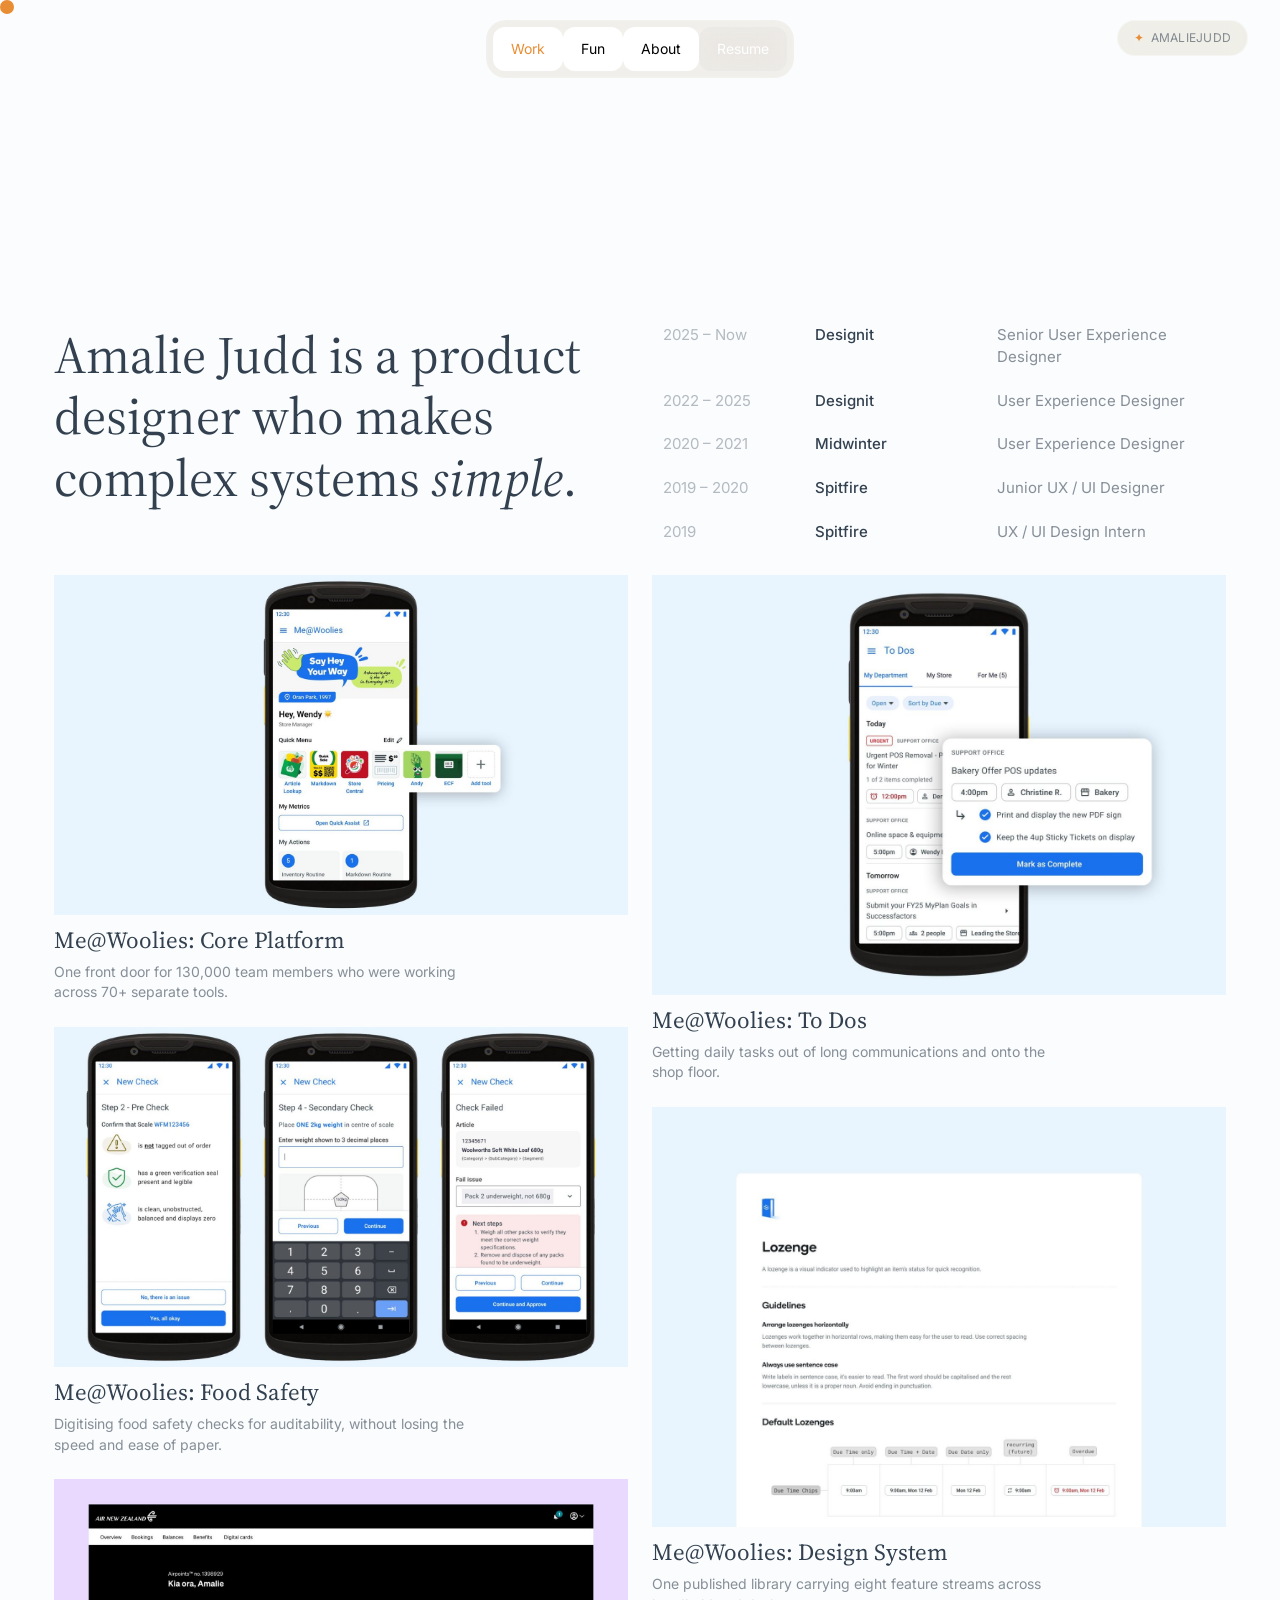
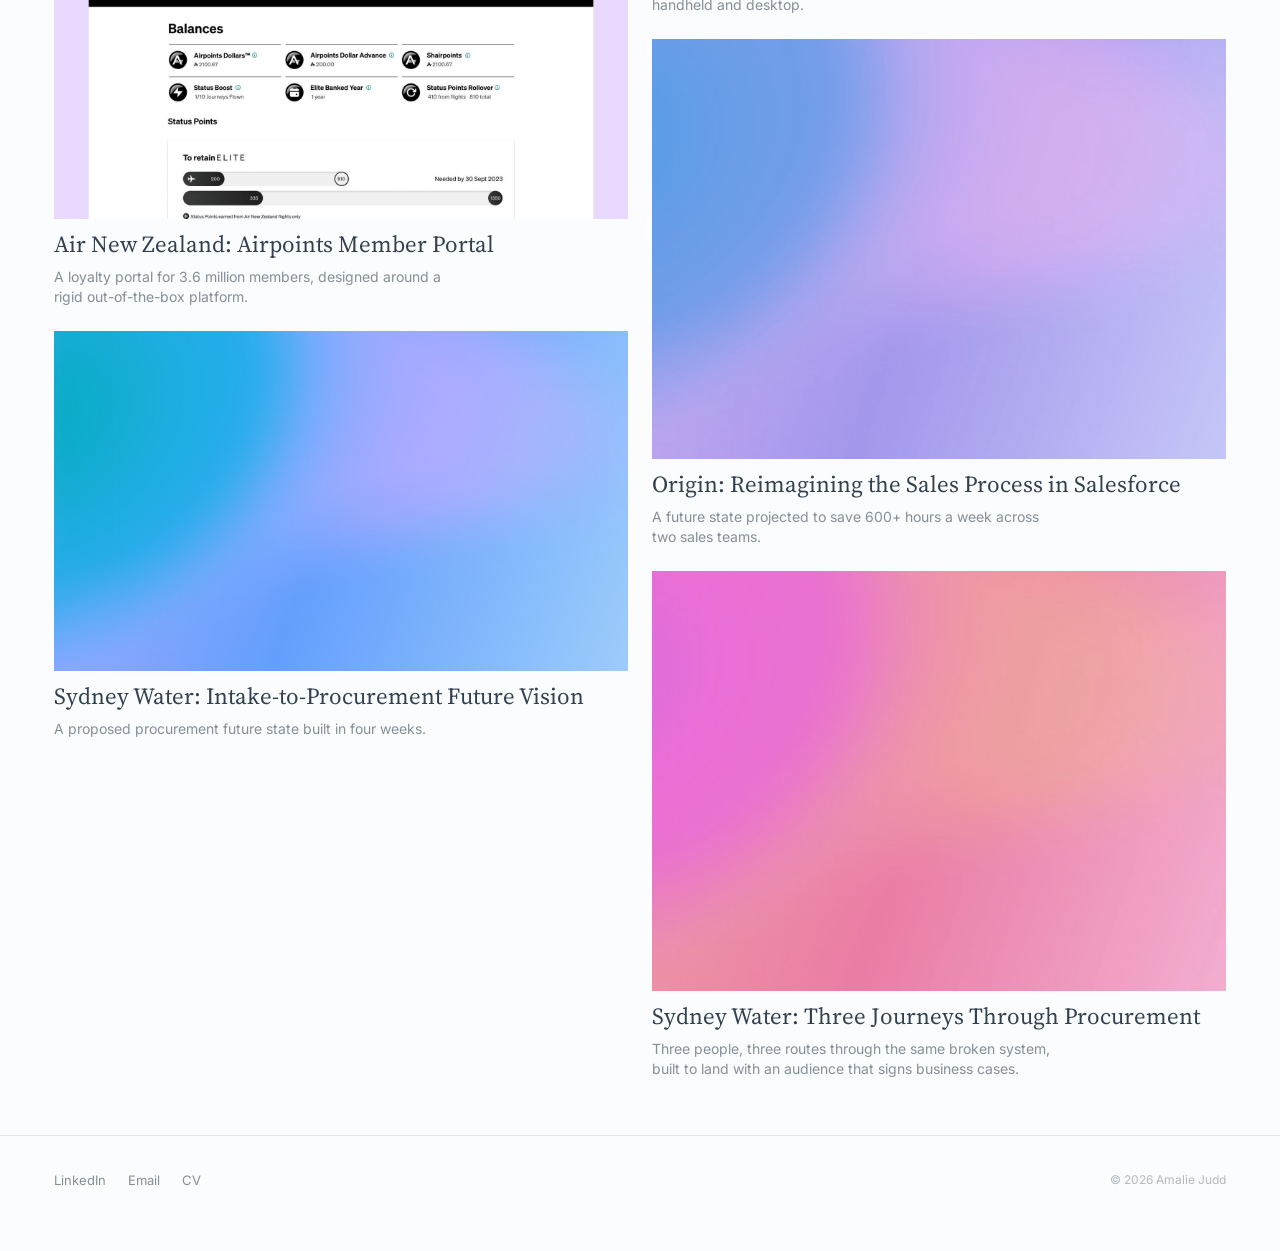
<file: portfolio-repo/index.html>
<!DOCTYPE html>
<html lang="en">
<head>
<meta charset="UTF-8">
<meta name="viewport" content="width=device-width, initial-scale=1.0">
<title>Amalie Judd | Senior UX Designer</title>
<link rel="stylesheet" href="styles.css">
</head>
<body>

<nav class="site-nav">
  <a href="index.html" class="nav-item active">Work</a>
  <a href="fun.html" class="nav-item">Fun</a>
  <a href="about.html" class="nav-item">About</a>
  <a href="Amalie_Judd_Resume.pdf" class="nav-item nav-resume" target="_blank" rel="noopener noreferrer">Resume</a>
</nav>
<div class="status-chip"><span class="dot">✦</span> AMALIEJUDD</div>

<main class="wrap">
  <div class="hero-row">
    <section class="hero" data-reveal>
      <h1>Amalie Judd is a product designer who makes complex systems <em>simple</em>.</h1>
    </section>

    <div class="timeline-grid" data-reveal>
      <div class="timeline-row"><div class="year">2025 &ndash; Now</div><div class="role"><span class="company">Designit</span><span class="title">Senior User Experience Designer</span></div></div>
      <div class="timeline-row"><div class="year">2022 &ndash; 2025</div><div class="role"><span class="company">Designit</span><span class="title">User Experience Designer</span></div></div>
      <div class="timeline-row"><div class="year">2020 &ndash; 2021</div><div class="role"><span class="company">Midwinter</span><span class="title">User Experience Designer</span></div></div>
      <div class="timeline-row"><div class="year">2019 &ndash; 2020</div><div class="role"><span class="company">Spitfire</span><span class="title">Junior UX / UI Designer</span></div></div>
      <div class="timeline-row"><div class="year">2019</div><div class="role"><span class="company">Spitfire</span><span class="title">UX / UI Design Intern</span></div></div>
    </div>
  </div>

  <div class="project-grid">
    <div class="project-col">
      <a class="project-card" href="projects/woolies-core.html" data-reveal>
        <div class="project-image real-photo" style="background-image:url('assets/woolies-platform-1600.jpg');"></div>
        <div class="project-caption">
          <h3>Me@Woolies: Core Platform</h3>
          <p class="project-sub">One front door for 130,000 team members who were working across 70+ separate tools.</p>
        </div>
      </a>
      <a class="project-card" href="projects/woolies-food-safety.html" data-reveal>
        <div class="project-image real-photo" style="background-image:url('assets/woolies-food-safety-hero-1600.jpg');"></div>
        <div class="project-caption">
          <h3>Me@Woolies: Food Safety</h3>
          <p class="project-sub">Digitising food safety checks for auditability, without losing the speed and ease of paper.</p>
        </div>
      </a>
      <a class="project-card" href="projects/airnz-member-portal.html" data-reveal>
        <div class="project-image real-photo" style="background-image:url('assets/airnz-hero-1600.jpg');"></div>
        <div class="project-caption">
          <h3>Air New Zealand: Airpoints Member Portal</h3>
          <p class="project-sub">A loyalty portal for 3.6 million members, designed around a rigid out-of-the-box platform.</p>
        </div>
      </a>
      <a class="project-card" href="projects/sydney-water.html" data-reveal>
        <div class="project-image"></div>
        <div class="project-caption">
          <h3>Sydney Water: Intake-to-Procurement Future Vision</h3>
          <p class="project-sub">A proposed procurement future state built in four weeks.</p>
        </div>
      </a>
    </div>
    <div class="project-col">
      <a class="project-card" href="projects/woolies-todos.html" data-reveal>
        <div class="project-image real-photo" style="background-image:url('assets/woolies-todos-1600.jpg');"></div>
        <div class="project-caption">
          <h3>Me@Woolies: To Dos</h3>
          <p class="project-sub">Getting daily tasks out of long communications and onto the shop floor.</p>
        </div>
      </a>
      <a class="project-card" href="projects/woolies-design-system.html" data-reveal>
        <div class="project-image real-photo" style="background-image:url('assets/woolies-design-system-hero-1600.jpg');"></div>
        <div class="project-caption">
          <h3>Me@Woolies: Design System</h3>
          <p class="project-sub">One published library carrying eight feature streams across handheld and desktop.</p>
        </div>
      </a>
      <a class="project-card" href="projects/origin-energy.html" data-reveal>
        <div class="project-image"></div>
        <div class="project-caption">
          <h3>Origin: Reimagining the Sales Process in Salesforce</h3>
          <p class="project-sub">A future state projected to save 600+ hours a week across two sales teams.</p>
        </div>
      </a>
      <a class="project-card" href="projects/sydney-water-prototype.html" data-reveal>
        <div class="project-image"></div>
        <div class="project-caption">
          <h3>Sydney Water: Three Journeys Through Procurement</h3>
          <p class="project-sub">Three people, three routes through the same broken system, built to land with an audience that signs business cases.</p>
        </div>
      </a>
    </div>
  </div>
</main>

<footer class="site-footer">
  <div class="wrap">
    <div class="footer-links">
      <a href="https://www.linkedin.com/in/amalie-judd-a41129177/" target="_blank" rel="noopener noreferrer">LinkedIn</a>
      <a href="mailto:amaliejudd@outlook.com">Email</a>
      <a href="Amalie_Judd_Resume.pdf">CV</a>
    </div>
    <div class="footer-note">© 2026 Amalie Judd</div>
  </div>
</footer>

<script src="script.js"></script>
</body>
</html>
</file>
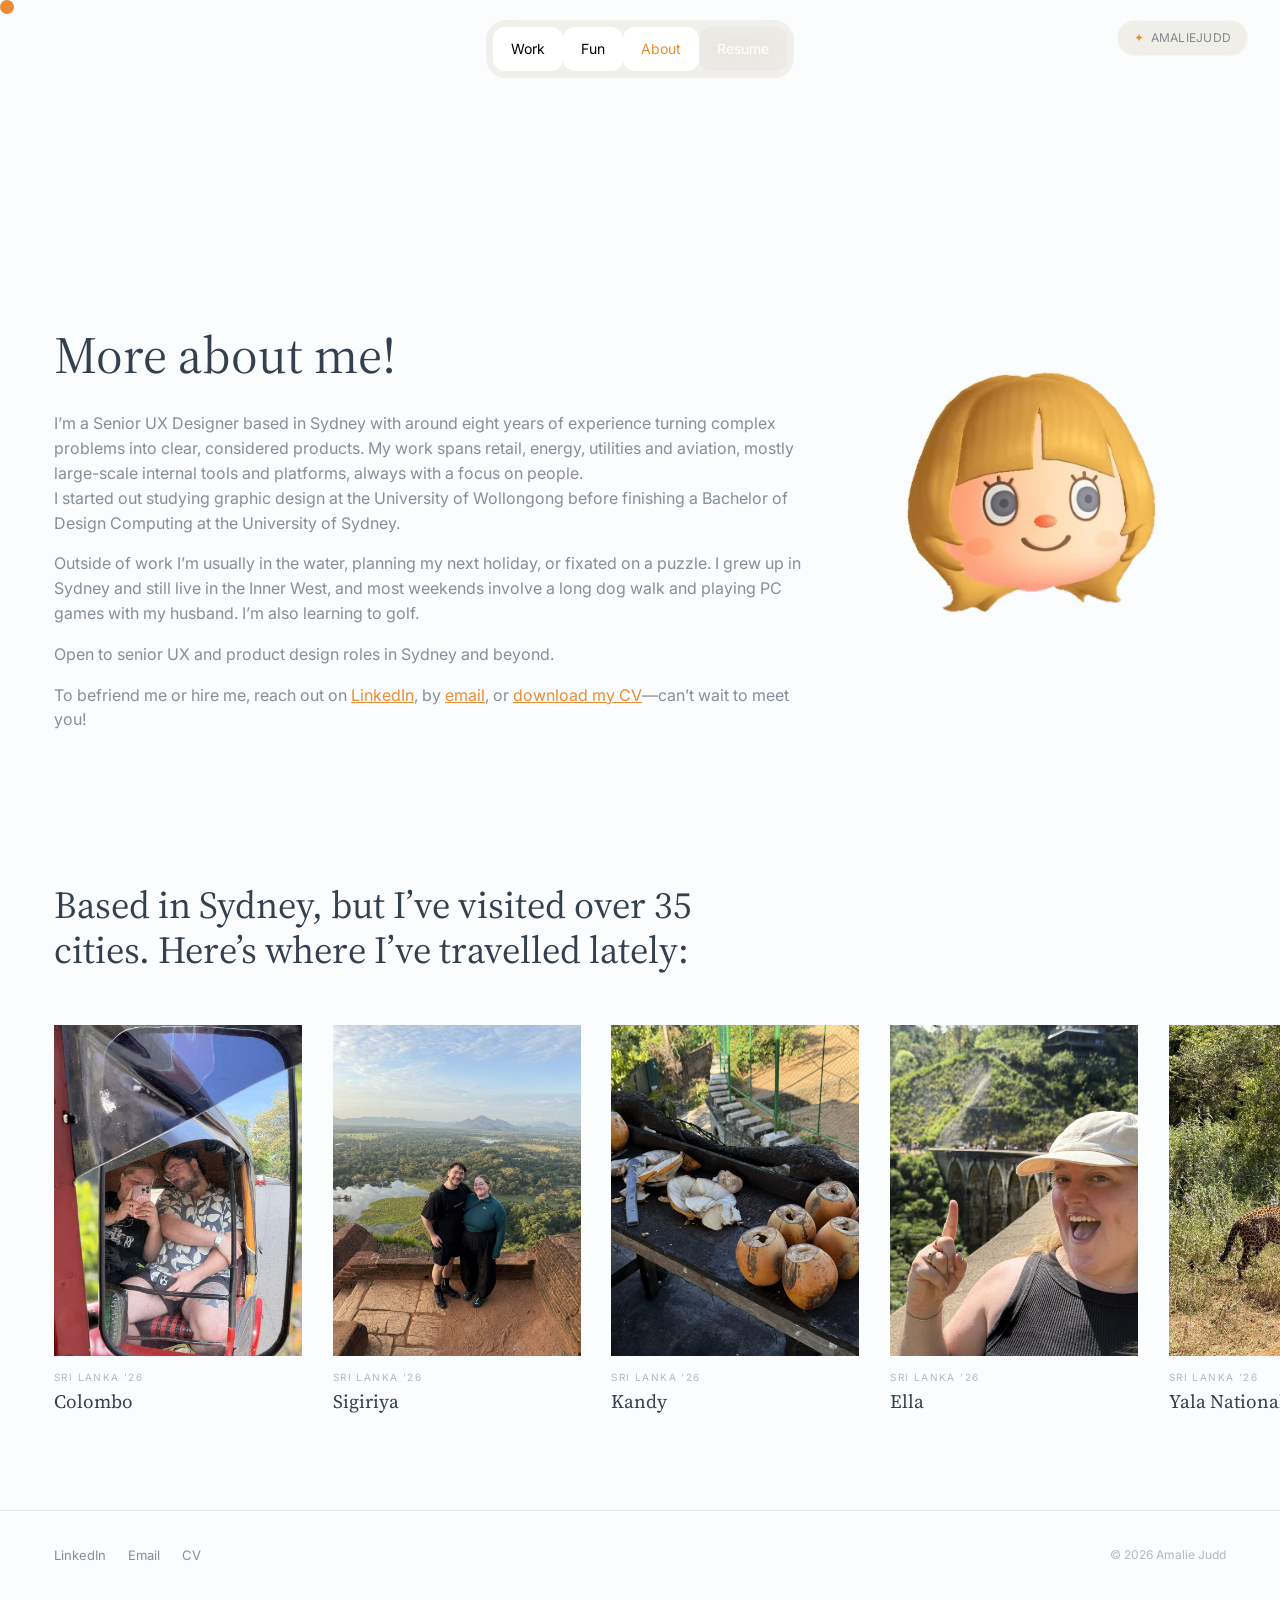
<file: portfolio-repo/about.html>
<!DOCTYPE html>
<html lang="en">
<head>
<meta charset="UTF-8">
<meta name="viewport" content="width=device-width, initial-scale=1.0">
<title>Amalie Judd | Senior UX Designer</title>
<link rel="stylesheet" href="styles.css">
</head>
<body>

<nav class="site-nav">
  <a href="index.html" class="nav-item">Work</a>
  <a href="fun.html" class="nav-item">Fun</a>
  <a href="about.html" class="nav-item active">About</a>
  <a href="Amalie_Judd_Resume.pdf" class="nav-item nav-resume" target="_blank" rel="noopener noreferrer">Resume</a>
</nav>
<div class="status-chip"><span class="dot">✦</span> AMALIEJUDD</div>

<main class="wrap">
  <div class="hero-row">
    <div class="hero-text-col">
      <section class="hero" data-reveal>
        <h1>More about me!</h1>
      </section>

      <div class="intro-text" data-reveal>
        <p>I&rsquo;m a Senior UX Designer based in Sydney with around eight years of experience turning complex problems into clear, considered products. My work spans retail, energy, utilities and aviation, mostly large-scale internal tools and platforms, always with a focus on people.<br>I started out studying graphic design at the University of Wollongong before finishing a Bachelor of Design Computing at the University of Sydney.</p>
        <p>Outside of work I&rsquo;m usually in the water, planning my next holiday, or fixated on a puzzle. I grew up in Sydney and still live in the Inner West, and most weekends involve a long dog walk and playing PC games with my husband. I&rsquo;m also learning to golf.</p>
        <p>Open to senior UX and product design roles in Sydney and beyond.</p>
        <p>To befriend me or hire me, reach out on <a href="https://www.linkedin.com/in/amalie-judd-a41129177/" target="_blank" rel="noopener noreferrer">LinkedIn</a>, by <a href="mailto:amaliejudd@outlook.com">email</a>, or <a href="Amalie_Judd_Resume.pdf">download my CV</a>&mdash;can&rsquo;t wait to meet you!</p>
      </div>
    </div>

    <div class="head-visual" data-reveal>
      <canvas
        class="head-canvas"
        data-head-spin
        data-src="assets/head-spin/head-{i}.webp"
        data-frames="24"
        role="img"
        aria-label="My Animal Crossing character, turning to follow your cursor"></canvas>
    </div>
  </div>

  <section class="t-strip-wrap">
    <h2 class="t-strip-title">Based in Sydney, but I&rsquo;ve visited over 35 cities. Here&rsquo;s where I&rsquo;ve travelled lately:</h2>

    <div class="t-strip-rail">
      <ul class="t-strip" id="strip">
          <li class="t-stop">
            <div class="t-stop-shot">
              <img src="assets/travel/colombo.jpg" alt="" loading="lazy" draggable="false">
              <span class="t-stop-fallback">Colombo</span>
            </div>
            <p class="t-stop-cap"><span class="t-stop-trip">Sri Lanka &rsquo;26</span><span class="t-stop-place">Colombo</span></p>
          </li>
          <li class="t-stop">
            <div class="t-stop-shot">
              <img src="assets/travel/sigiriya.jpg" alt="" loading="lazy" draggable="false">
              <span class="t-stop-fallback">Sigiriya</span>
            </div>
            <p class="t-stop-cap"><span class="t-stop-trip">Sri Lanka &rsquo;26</span><span class="t-stop-place">Sigiriya</span></p>
          </li>
          <li class="t-stop">
            <div class="t-stop-shot">
              <img src="assets/travel/kandy.jpg" alt="" loading="lazy" draggable="false">
              <span class="t-stop-fallback">Kandy</span>
            </div>
            <p class="t-stop-cap"><span class="t-stop-trip">Sri Lanka &rsquo;26</span><span class="t-stop-place">Kandy</span></p>
          </li>
          <li class="t-stop">
            <div class="t-stop-shot">
              <img src="assets/travel/ella.jpg" alt="" loading="lazy" draggable="false">
              <span class="t-stop-fallback">Ella</span>
            </div>
            <p class="t-stop-cap"><span class="t-stop-trip">Sri Lanka &rsquo;26</span><span class="t-stop-place">Ella</span></p>
          </li>
          <li class="t-stop">
            <div class="t-stop-shot">
              <img src="assets/travel/tissamaharama.jpg" alt="" loading="lazy" draggable="false">
              <span class="t-stop-fallback">Yala National Park</span>
            </div>
            <p class="t-stop-cap"><span class="t-stop-trip">Sri Lanka &rsquo;26</span><span class="t-stop-place">Yala National Park</span></p>
          </li>
          <li class="t-stop">
            <div class="t-stop-shot">
              <img src="assets/travel/dikwella.jpg" alt="" loading="lazy" draggable="false">
              <span class="t-stop-fallback">Hiriketiya</span>
            </div>
            <p class="t-stop-cap"><span class="t-stop-trip">Sri Lanka &rsquo;26</span><span class="t-stop-place">Hiriketiya</span></p>
          </li>
          <li class="t-stop">
            <div class="t-stop-shot">
              <img src="assets/travel/weligama.jpg" alt="" loading="lazy" draggable="false">
              <span class="t-stop-fallback">Weligama</span>
            </div>
            <p class="t-stop-cap"><span class="t-stop-trip">Sri Lanka &rsquo;26</span><span class="t-stop-place">Weligama</span></p>
          </li>
          <li class="t-stop">
            <div class="t-stop-shot">
              <img src="assets/travel/galle.jpg" alt="" loading="lazy" draggable="false">
              <span class="t-stop-fallback">Galle</span>
            </div>
            <p class="t-stop-cap"><span class="t-stop-trip">Sri Lanka &rsquo;26</span><span class="t-stop-place">Galle</span></p>
          </li>
          <li class="t-stop">
            <div class="t-stop-shot">
              <img src="assets/travel/uluwatu.jpg" alt="A thatched-roof hut on a cliff above the turquoise sea at Uluwatu" loading="lazy" draggable="false">
              <span class="t-stop-fallback">Uluwatu</span>
            </div>
            <p class="t-stop-cap"><span class="t-stop-trip">Bali &rsquo;25</span><span class="t-stop-place">Uluwatu</span></p>
          </li>
          <li class="t-stop">
            <div class="t-stop-shot">
              <img src="assets/travel/nusa-penida.jpg" alt="A boatload of friends waving at the camera on the way to Nusa Penida" loading="lazy" draggable="false">
              <span class="t-stop-fallback">Nusa Penida</span>
            </div>
            <p class="t-stop-cap"><span class="t-stop-trip">Bali &rsquo;25</span><span class="t-stop-place">Nusa Penida</span></p>
          </li>
          <li class="t-stop">
            <div class="t-stop-shot">
              <img src="assets/travel/osaka.jpg" alt="Amalie posing in front of a wall of red Daruma dolls at Katsuoji Temple in Osaka" loading="lazy" draggable="false">
              <span class="t-stop-fallback">Osaka</span>
            </div>
            <p class="t-stop-cap"><span class="t-stop-trip">Japan &rsquo;24</span><span class="t-stop-place">Osaka</span></p>
          </li>
          <li class="t-stop">
            <div class="t-stop-shot">
              <img src="assets/travel/minakami.jpg" alt="A stone path winding through autumn maples to a wooden gate at Takaragawa Onsen" loading="lazy" draggable="false">
              <span class="t-stop-fallback">Takaragawa Onsen</span>
            </div>
            <p class="t-stop-cap"><span class="t-stop-trip">Japan &rsquo;24</span><span class="t-stop-place">Takaragawa Onsen</span></p>
          </li>
          <li class="t-stop">
            <div class="t-stop-shot">
              <img src="assets/travel/tokyo.jpg" alt="Amalie and Luc taking a mirror selfie inside a room of blue lights in Tokyo" loading="lazy" draggable="false">
              <span class="t-stop-fallback">Tokyo</span>
            </div>
            <p class="t-stop-cap"><span class="t-stop-trip">Japan &rsquo;24</span><span class="t-stop-place">Tokyo</span></p>
          </li>
          <li class="t-stop">
            <div class="t-stop-shot">
              <img src="assets/travel/sapporo.jpg" alt="Luc making a triangle with his hands above his head in front of the Sapporo TV Tower" loading="lazy" draggable="false">
              <span class="t-stop-fallback">Sapporo</span>
            </div>
            <p class="t-stop-cap"><span class="t-stop-trip">Japan &rsquo;24</span><span class="t-stop-place">Sapporo</span></p>
          </li>
          <li class="t-stop">
            <div class="t-stop-shot">
              <img src="assets/niseko.jpg" alt="" loading="lazy" draggable="false">
              <span class="t-stop-fallback">Niseko</span>
            </div>
            <p class="t-stop-cap"><span class="t-stop-trip">Japan &rsquo;24</span><span class="t-stop-place">Niseko</span></p>
          </li>
          <li class="t-stop">
            <div class="t-stop-shot">
              <img src="assets/travel/copenhagen.jpg" alt="Amalie and Luc taking a sunny selfie under a clear blue sky in Copenhagen" loading="lazy" draggable="false">
              <span class="t-stop-fallback">Copenhagen</span>
            </div>
            <p class="t-stop-cap"><span class="t-stop-trip">Europe &rsquo;23</span><span class="t-stop-place">Copenhagen</span></p>
          </li>
          <li class="t-stop">
            <div class="t-stop-shot">
              <img src="assets/travel/berlin.jpg" alt="Cycling along a narrow path through golden grass towards the old airport buildings at Tempelhofer Feld in Berlin" loading="lazy" draggable="false">
              <span class="t-stop-fallback">Berlin</span>
            </div>
            <p class="t-stop-cap"><span class="t-stop-trip">Europe &rsquo;23</span><span class="t-stop-place">Berlin</span></p>
          </li>
          <li class="t-stop">
            <div class="t-stop-shot">
              <img src="assets/travel/athens.jpg" alt="Amalie in a white cap and sunglasses shading her eyes in front of the columns of the Parthenon in Athens" loading="lazy" draggable="false">
              <span class="t-stop-fallback">Athens</span>
            </div>
            <p class="t-stop-cap"><span class="t-stop-trip">Europe &rsquo;23</span><span class="t-stop-place">Athens</span></p>
          </li>
          <li class="t-stop">
            <div class="t-stop-shot">
              <img src="assets/travel/kioni.jpg" alt="Friends gathered around a dinner table on a balcony at dusk in Kioni, with a wooded hillside behind" loading="lazy" draggable="false">
              <span class="t-stop-fallback">Kioni</span>
            </div>
            <p class="t-stop-cap"><span class="t-stop-trip">Europe &rsquo;23</span><span class="t-stop-place">Kioni</span></p>
          </li>
          <li class="t-stop">
            <div class="t-stop-shot">
              <img src="assets/travel/kefalonia.jpg" alt="Red umbrellas and sun loungers on a white pebble beach beside deep blue water in Kefalonia" loading="lazy" draggable="false">
              <span class="t-stop-fallback">Kefalonia</span>
            </div>
            <p class="t-stop-cap"><span class="t-stop-trip">Europe &rsquo;23</span><span class="t-stop-place">Kefalonia</span></p>
          </li>
          <li class="t-stop">
            <div class="t-stop-shot">
              <img src="assets/travel/naples.jpg" alt="A neon Napoli 2022/2023 title shield in the green, white and red of the Italian flag on a stone wall in Naples" loading="lazy" draggable="false">
              <span class="t-stop-fallback">Naples</span>
            </div>
            <p class="t-stop-cap"><span class="t-stop-trip">Europe &rsquo;23</span><span class="t-stop-place">Naples</span></p>
          </li>
          <li class="t-stop">
            <div class="t-stop-shot">
              <img src="assets/etna.jpg" alt="" loading="lazy" draggable="false">
              <span class="t-stop-fallback">Catania</span>
            </div>
            <p class="t-stop-cap"><span class="t-stop-trip">Europe &rsquo;23</span><span class="t-stop-place">Catania</span></p>
          </li>
          <li class="t-stop">
            <div class="t-stop-shot">
              <img src="assets/travel/taormina.jpg" alt="A granita, a brioche and a layered strawberry dessert on a painted fruit table in Taormina" loading="lazy" draggable="false">
              <span class="t-stop-fallback">Taormina</span>
            </div>
            <p class="t-stop-cap"><span class="t-stop-trip">Europe &rsquo;23</span><span class="t-stop-place">Taormina</span></p>
          </li>
          <li class="t-stop">
            <div class="t-stop-shot">
              <img src="assets/travel/syracuse.jpg" alt="Amalie smiling in the sun in front of a grand stone building in Syracuse" loading="lazy" draggable="false">
              <span class="t-stop-fallback">Syracuse</span>
            </div>
            <p class="t-stop-cap"><span class="t-stop-trip">Europe &rsquo;23</span><span class="t-stop-place">Syracuse</span></p>
          </li>
          <li class="t-stop">
            <div class="t-stop-shot">
              <img src="assets/travel/palermo.jpg" alt="Dusk over the rooftops and a church dome in Palermo, seen from a rooftop restaurant" loading="lazy" draggable="false">
              <span class="t-stop-fallback">Palermo</span>
            </div>
            <p class="t-stop-cap"><span class="t-stop-trip">Europe &rsquo;23</span><span class="t-stop-place">Palermo</span></p>
          </li>
          <li class="t-stop">
            <div class="t-stop-shot">
              <img src="assets/travel/nice.jpg" alt="Amalie striking a pose on a stone staircase between old stone houses on the French Riviera" loading="lazy" draggable="false">
              <span class="t-stop-fallback">Nice</span>
            </div>
            <p class="t-stop-cap"><span class="t-stop-trip">Europe &rsquo;23</span><span class="t-stop-place">Nice</span></p>
          </li>
          <li class="t-stop">
            <div class="t-stop-shot">
              <img src="assets/travel/saint-paul-de-vence.jpg" alt="A narrow cobbled lane lined with purple bougainvillea and an ivy-covered stone house in Saint-Paul-de-Vence" loading="lazy" draggable="false">
              <span class="t-stop-fallback">Saint-Paul-de-Vence</span>
            </div>
            <p class="t-stop-cap"><span class="t-stop-trip">Europe &rsquo;23</span><span class="t-stop-place">Saint-Paul-de-Vence</span></p>
          </li>
          <li class="t-stop">
            <div class="t-stop-shot">
              <img src="assets/travel/gorges-du-verdon.jpg" alt="Amalie and Luc laughing in a close-up selfie on a boat on the turquoise water of the Gorges du Verdon" loading="lazy" draggable="false">
              <span class="t-stop-fallback">Gorges du Verdon</span>
            </div>
            <p class="t-stop-cap"><span class="t-stop-trip">Europe &rsquo;23</span><span class="t-stop-place">Gorges du Verdon</span></p>
          </li>
          <li class="t-stop">
            <div class="t-stop-shot">
              <img src="assets/travel/paris.jpg" alt="A stone bell tower of Sacr&eacute;-C&oelig;ur against a cloudy sky above Paris rooftops, with a small selfie of Amalie and Luc in the corner" loading="lazy" draggable="false">
              <span class="t-stop-fallback">Paris</span>
            </div>
            <p class="t-stop-cap"><span class="t-stop-trip">Europe &rsquo;23</span><span class="t-stop-place">Paris</span></p>
          </li>
          <li class="t-stop">
            <div class="t-stop-shot">
              <img src="assets/travel/versailles.jpg" alt="Luc dipping Amalie in a dramatic dance pose between tall green hedges in the gardens of Versailles" loading="lazy" draggable="false">
              <span class="t-stop-fallback">Versailles</span>
            </div>
            <p class="t-stop-cap"><span class="t-stop-trip">Europe &rsquo;23</span><span class="t-stop-place">Versailles</span></p>
          </li>
          <li class="t-stop">
            <div class="t-stop-shot">
              <img src="assets/travel/lisbon.jpg" alt="Jarrod and Luc with their arms round each other under a leafy vine canopy on a sunny street in Lisbon" loading="lazy" draggable="false">
              <span class="t-stop-fallback">Lisbon</span>
            </div>
            <p class="t-stop-cap"><span class="t-stop-trip">Europe &rsquo;23</span><span class="t-stop-place">Lisbon</span></p>
          </li>
          <li class="t-stop">
            <div class="t-stop-shot">
              <img src="assets/travel/porto.jpg" alt="" loading="lazy" draggable="false">
              <span class="t-stop-fallback">Porto</span>
            </div>
            <p class="t-stop-cap"><span class="t-stop-trip">Europe &rsquo;23</span><span class="t-stop-place">Porto</span></p>
          </li>
          <li class="t-stop">
            <div class="t-stop-shot">
              <img src="assets/travel/amsterdam.jpg" alt="A crowd at an outdoor party under misty willow trees, with a small stage, speaker stacks and blue neon lights in Amsterdam" loading="lazy" draggable="false">
              <span class="t-stop-fallback">Amsterdam</span>
            </div>
            <p class="t-stop-cap"><span class="t-stop-trip">Europe &rsquo;23</span><span class="t-stop-place">Amsterdam</span></p>
          </li>
      </ul>
    </div>
  </section>
</main>

<footer class="site-footer">
  <div class="wrap">
    <div class="footer-links">
      <a href="https://www.linkedin.com/in/amalie-judd-a41129177/" target="_blank" rel="noopener noreferrer">LinkedIn</a>
      <a href="mailto:amaliejudd@outlook.com">Email</a>
      <a href="Amalie_Judd_Resume.pdf">CV</a>
    </div>
    <div class="footer-note">© 2026 Amalie Judd</div>
  </div>
</footer>

<script src="script.js"></script>
<script src="head-spin.js" defer></script>
<script>
/* Travel strip: pan the row with a drag, and show a stop's name when its
   photo isn't there yet. Does nothing on pages without the strip. */
(function(){
  var strip = document.getElementById('strip');
  if(!strip) return;
  var rail = strip.parentNode;

  Array.prototype.forEach.call(strip.querySelectorAll('.t-stop-shot img'), function(img){
    function miss(){ img.closest('.t-stop-shot').classList.add('is-empty'); }
    if(img.complete && img.naturalWidth === 0) miss();
    img.addEventListener('error', miss);
  });

  var down = false, startX = 0, startLeft = 0, moved = 0;
  var lastX = 0, lastT = 0, velocity = 0;   // px per ms, for the throw on release
  rail.addEventListener('pointerdown', function(e){
    if(e.pointerType === 'touch') return;   // touch already pans natively
    e.preventDefault();                      // and no native image drag
    down = true; moved = 0; velocity = 0;
    startX = lastX = e.clientX; lastT = performance.now(); startLeft = rail.scrollLeft;
    rail.classList.add('is-dragging');
  });
  window.addEventListener('pointermove', function(e){
    if(!down) return;
    var dx = e.clientX - startX, now = performance.now();
    moved = Math.max(moved, Math.abs(dx));
    rail.scrollLeft = startLeft - dx;
    var dt = now - lastT;
    if(dt > 0){ velocity = 0.8 * velocity + 0.2 * ((lastX - e.clientX) / dt); }
    lastX = e.clientX; lastT = now;
  });
  window.addEventListener('pointerup', function(){
    if(!down) return;
    down = false;
    var from = rail.scrollLeft;
    // Throw a little way in the direction of the flick, then let the
    // snap points settle it on a card.
    var throwTo = from + velocity * 320;
    rail.classList.remove('is-dragging');
    rail.scrollLeft = from;
    rail.scrollTo({ left: throwTo, behavior: 'smooth' });
  });
  rail.addEventListener('click', function(e){ if(moved > 6) e.preventDefault(); }, true);
})();
</script>
</body>
</html>
</file>
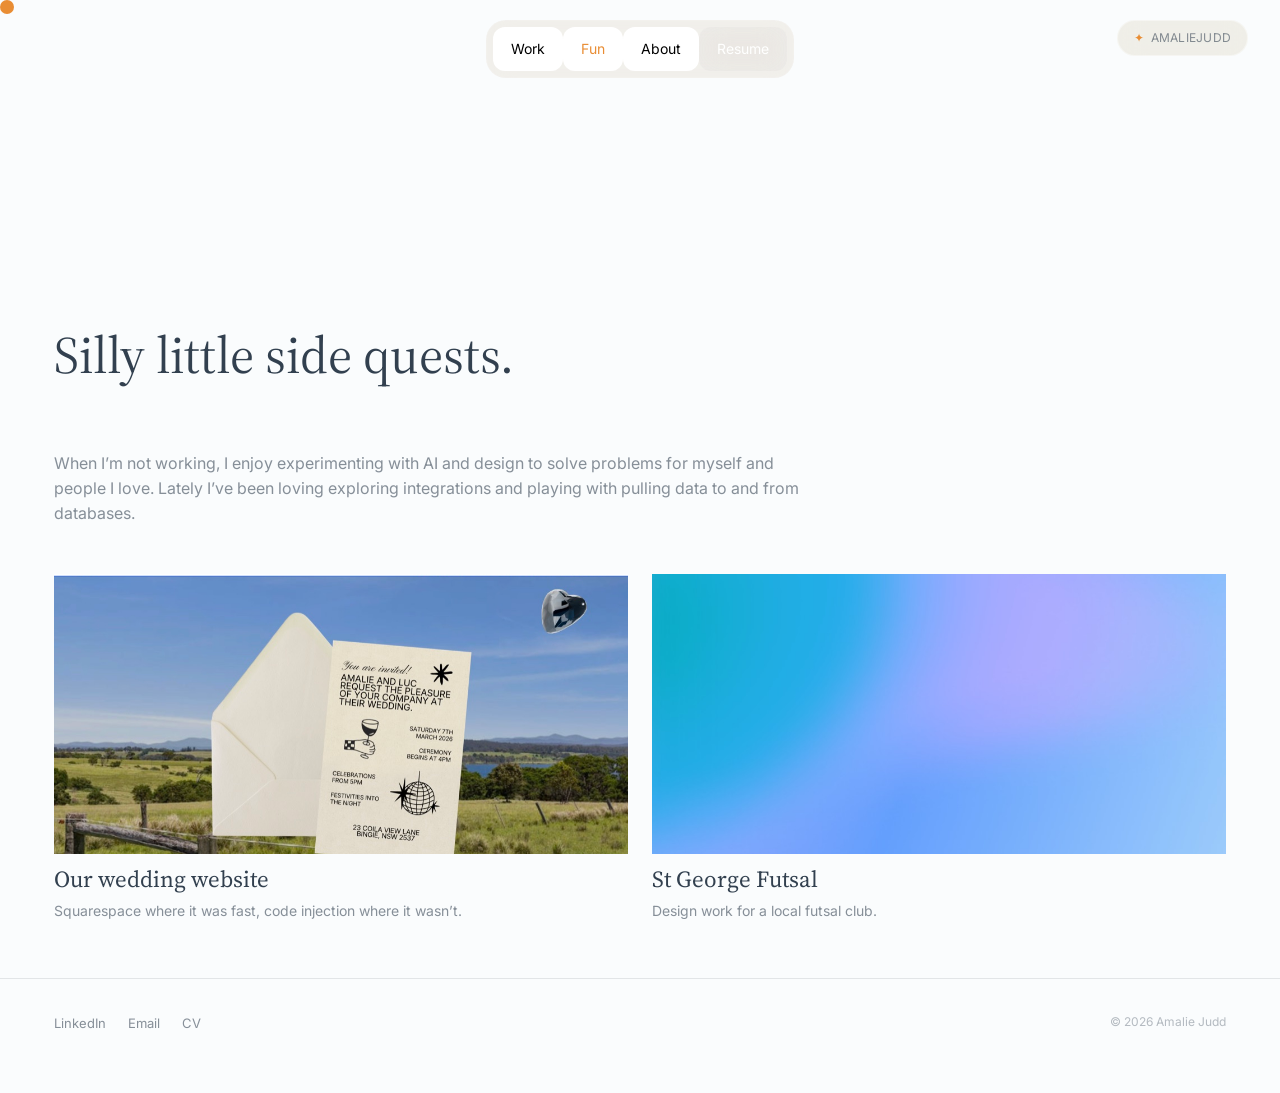
<file: portfolio-repo/fun.html>
<!DOCTYPE html>
<html lang="en">
<head>
<meta charset="UTF-8">
<meta name="viewport" content="width=device-width, initial-scale=1.0">
<title>Amalie Judd | Senior UX Designer</title>
<link rel="stylesheet" href="styles.css">
</head>
<body>

<nav class="site-nav">
  <a href="index.html" class="nav-item">Work</a>
  <a href="fun.html" class="nav-item active">Fun</a>
  <a href="about.html" class="nav-item">About</a>
  <a href="Amalie_Judd_Resume.pdf" class="nav-item nav-resume" target="_blank" rel="noopener noreferrer">Resume</a>
</nav>
<div class="status-chip"><span class="dot">✦</span> AMALIEJUDD</div>

<main class="wrap">
  <section class="hero" data-reveal>
    <h1>Silly little side quests.</h1>
  </section>

  <div class="intro-text" data-reveal>
    <p>When I&rsquo;m not working, I enjoy experimenting with AI and design to solve problems for myself and people I love. Lately I&rsquo;ve been loving exploring integrations and playing with pulling data to and from databases.</p>
  </div>

  <div class="project-grid" style="margin-top:48px;">
    <a class="project-card" href="projects/wedding-website.html" data-reveal>
      <div class="project-image real-photo" data-cursor-label="View Project" style="background-image:url('assets/wedding-cover-1024.jpg');"></div>
      <div class="project-caption">
        <h3>Our wedding website</h3>
        <p class="project-sub">Squarespace where it was fast, code injection where it wasn&rsquo;t.</p>
      </div>
    </a>
    <a class="project-card" href="projects/st-george-futsal.html" data-reveal>
      <div class="project-image" data-cursor-label="View Project"></div>
      <div class="project-caption">
        <h3>St George Futsal</h3>
        <p class="project-sub">Design work for a local futsal club.</p>
      </div>
    </a>
  </div>
</main>

<footer class="site-footer">
  <div class="wrap">
    <div class="footer-links">
      <a href="https://www.linkedin.com/in/amalie-judd-a41129177/" target="_blank" rel="noopener noreferrer">LinkedIn</a>
      <a href="mailto:amaliejudd@outlook.com">Email</a>
      <a href="Amalie_Judd_Resume.pdf">CV</a>
    </div>
    <div class="footer-note">© 2026 Amalie Judd</div>
  </div>
</footer>

<script src="script.js"></script>
</body>
</html>
</file>
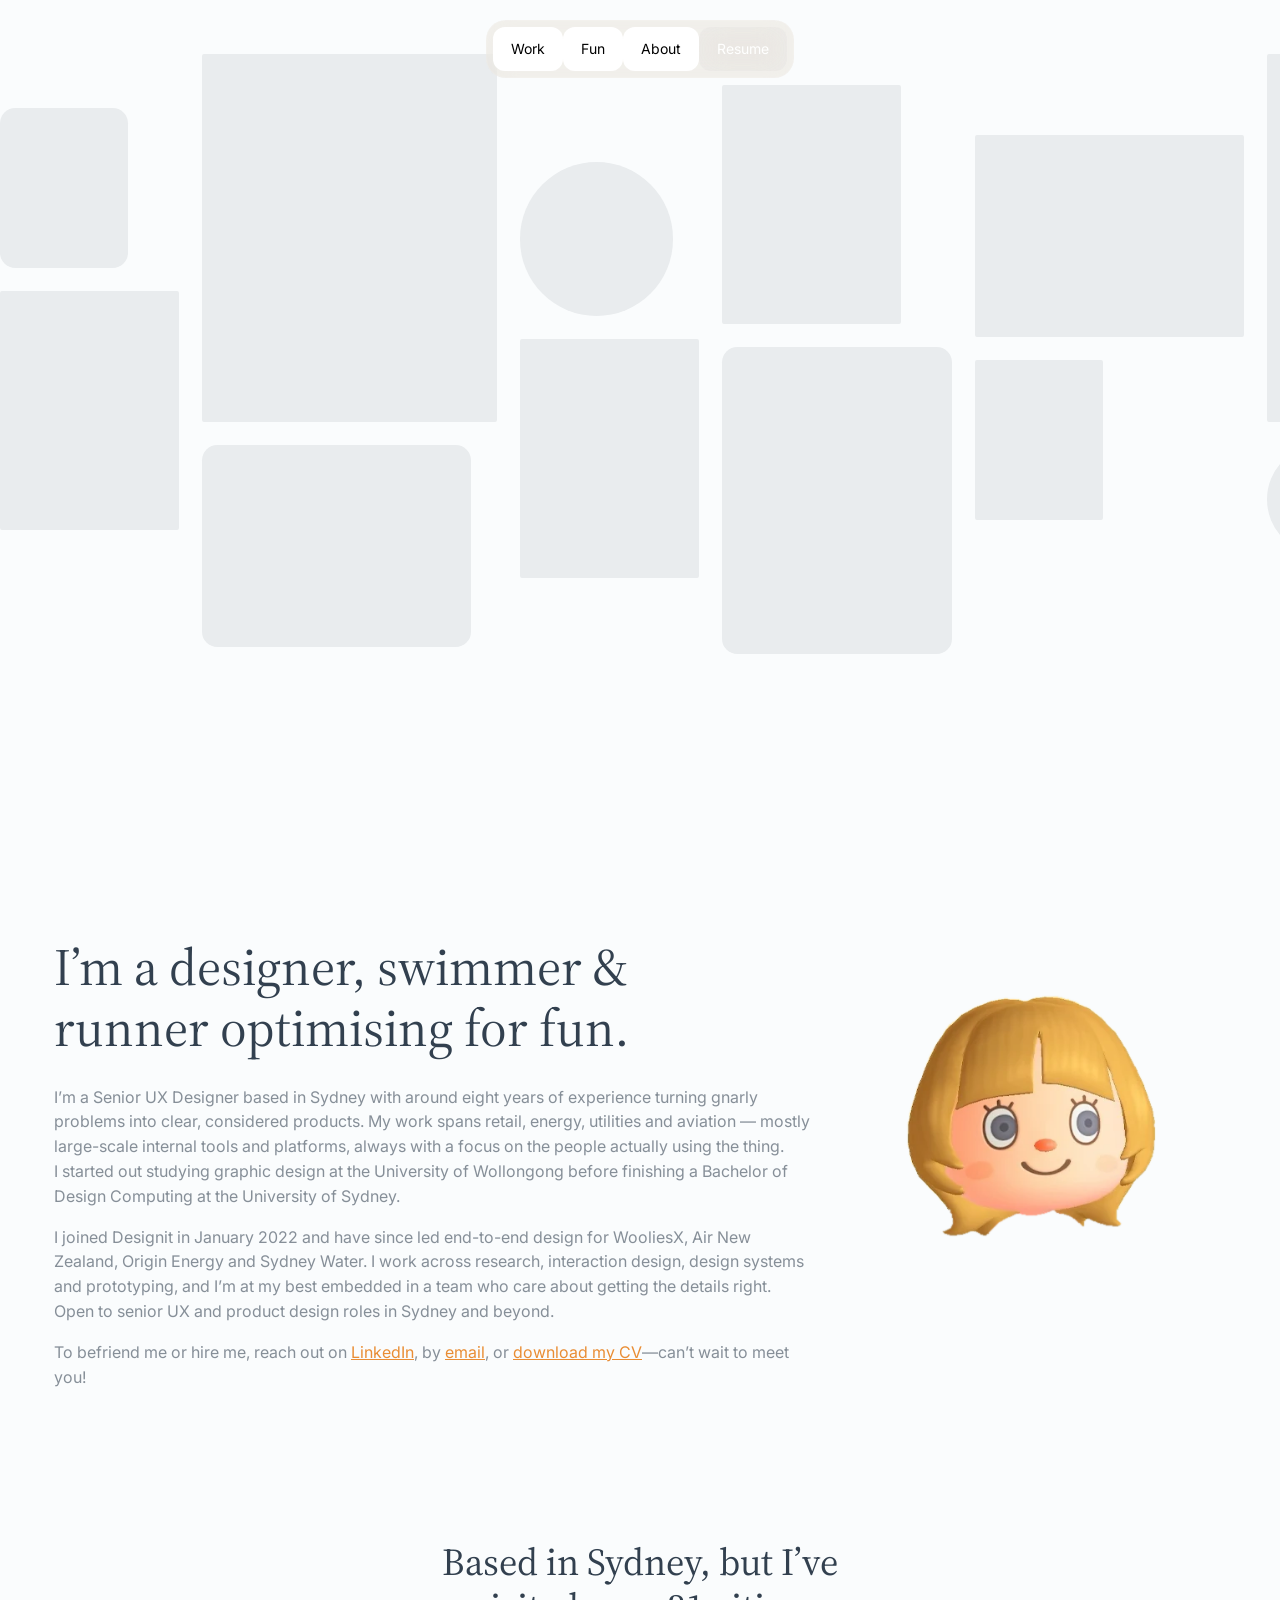
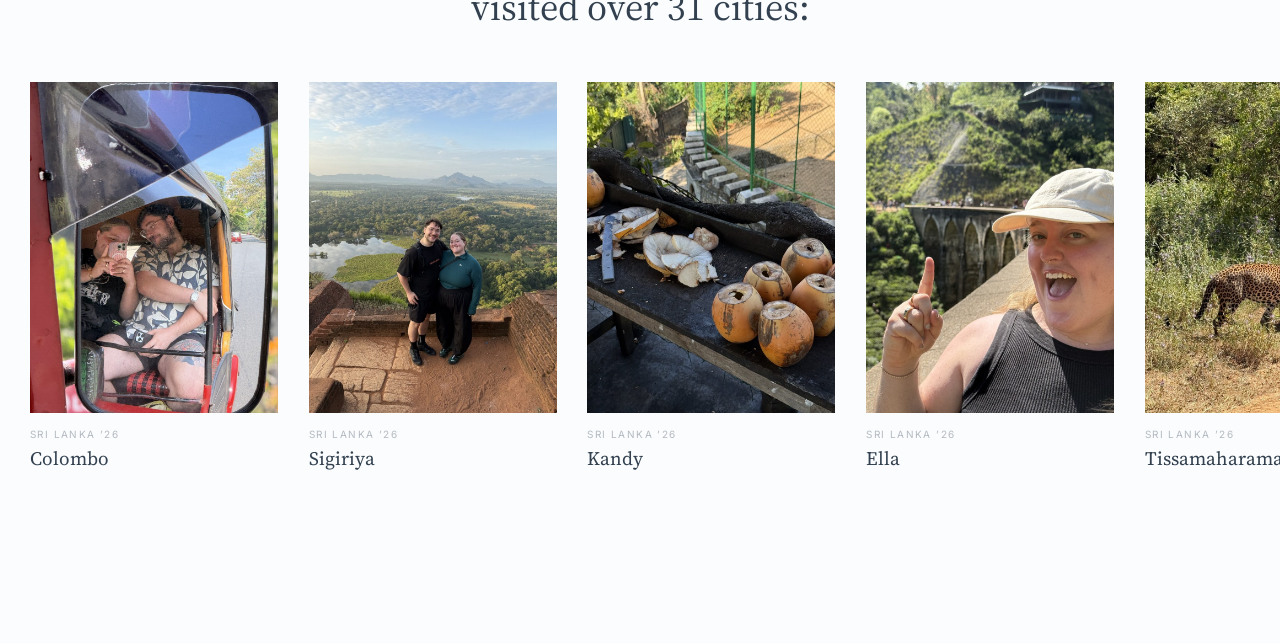
<file: portfolio-repo/travel.html>
<!DOCTYPE html>
<html lang="en">
<head>
<meta charset="UTF-8">
<meta name="viewport" content="width=device-width, initial-scale=1.0">
<title>Travel (test) | Amalie Judd</title>
<link rel="stylesheet" href="styles.css">
<style>
/* ---------------------------------------------------------------
   Test page only. Everything lives here rather than in styles.css
   so it can be deleted in one go if we don't keep it.

   Styled after domesticdatastreamers.com: warm cream ground, one
   geometric sans set very tight and very large, hairline table
   rules, acid-yellow row highlight, and a floating rounded image
   that tracks the cursor.
   --------------------------------------------------------------- */
:root{
  --t-bg:#eef1f3;        /* the tone behind a photo while it loads */
  --t-ink:#101010;
  --t-soft:rgba(16,16,16,0.56);
  --t-faint:rgba(16,16,16,0.34);
  --t-line:rgba(16,16,16,0.13);
  --t-ph:#e9ecee;        /* placeholder tile, a shade down from the ground */
  --t-hl:#f0ef4e;        /* the highlight yellow */
  --t-display:var(--serif);
  --t-body:var(--sans);
}

/* The site hides the real cursor and draws its own dot in script.js.
   On this page the cursor is the interface, so give it back. */
/* The site hides the system cursor and draws its own dot. On this page the
   cursor is doing real work, so keep the real one and drop the dot. */
html, body, a, .t-strip-rail{cursor:auto !important;}
.cursor-dot{display:none !important;}
.t-strip-rail{cursor:grab;}

/* The page sits on the site's own background and type. Only the collage
   and the travel strip carry this page's styling. */
body{background:var(--bg);color:var(--text);}
.status-chip{display:none;}

/* Flat page. The hero is just the first block, no pinning and nothing
   sliding over it. Only the collage overflows, and only sideways. */
.t-main{padding-top:0;}
.t-hero{
  display:flex;
  flex-direction:column;
  align-items:center;
  justify-content:center;
  padding-block:clamp(40px,6vh,80px) 0;
  overflow-x:clip;
}

.t-sheet{padding-block:clamp(70px,9vw,120px) 0;}

/* A scattered band of photos under the headline, wider than the window so
   it runs off both edges. */
.t-collage{
  display:flex;
  align-items:flex-start;
  gap:clamp(14px,1.8vw,34px);
  width:max-content;
  margin-inline:auto;
}
.t-cl-col{
  flex:0 0 auto;
  display:flex;
  flex-direction:column;
  gap:clamp(14px,1.8vw,30px);
}
.t-cl{
  flex:0 0 auto;
  margin:0;
  overflow:hidden;
  border-radius:2px;
}
.cl-soft{border-radius:clamp(10px,1.2vw,20px);}
/* Standing in until the photos land. */
.is-placeholder{background:var(--t-ph);}
.t-cl img{width:100%;height:100%;object-fit:cover;display:block;user-select:none;}

/* Sizes. The unit scales with the viewport so the band keeps its shape. */
.cl-s     {width:clamp(96px,10vw,150px); aspect-ratio:4/5;}
.cl-m     {width:clamp(130px,14vw,210px);aspect-ratio:3/4;}
.cl-l     {width:clamp(165px,18vw,268px);aspect-ratio:3/4;}
.cl-xl    {width:clamp(210px,23vw,340px);aspect-ratio:4/5;}
.cl-wide  {width:clamp(190px,21vw,310px);aspect-ratio:4/3;}
.cl-round {width:clamp(110px,12vw,180px);aspect-ratio:1;border-radius:50%;}
.cl-round-s{width:clamp(80px,8.5vw,128px);aspect-ratio:1;border-radius:50%;}

/* Vertical scatter, applied to whole columns. */
.cl-drop-0{margin-top:0;}
.cl-drop-1{margin-top:clamp(18px,3.4vh,44px);}
.cl-drop-2{margin-top:clamp(34px,6vh,78px);}
.cl-drop-3{margin-top:clamp(52px,9vh,116px);}
.cl-drop-4{margin-top:clamp(70px,12vh,150px);}
.cl-drop-5{margin-top:clamp(88px,15vh,188px);}

@media(max-width:620px){
  .cl-wide, .cl-round-s{display:none;}
}


/* ---- Text block ---- */
/* The column split, the head's placement and the stacking breakpoint all
   come from .hero-row / .head-visual in styles.css, same as the About page.
   Only the type is this page's. */
.t-about{margin:clamp(50px,7vw,96px) 0 clamp(60px,8vw,110px);}

/* ---- Table ---- */
.t-strip-wrap{margin:clamp(60px,8vw,110px) auto 0;padding-bottom:clamp(90px,12vw,160px);}
/* One block per trip, each with its own centred header and column row,
   so the trip name reads as the title of the table under it. */
.t-trip{margin:0;}

.t-strip-title{
  text-align:center;
  font-family:var(--serif);font-weight:400;
  font-size:clamp(26px,3.2vw,38px);
  line-height:1.2;
  color:var(--text);
  margin:0 auto clamp(34px,4vw,52px);
  max-width:22ch;
  text-wrap:balance;
}

/* A row of stops you pan through, after the souvenir shelf on the Domestic
   Data Streamers about page. The rail breaks out of the page gutter so the
   row runs to both edges and the last card isn't boxed in. */
.t-strip-rail{
  overflow-x:auto;
  overflow-y:hidden;
  scroll-snap-type:x proximity;
  -webkit-overflow-scrolling:touch;
  margin-inline:calc(50% - 50vw);
  padding-inline:max(24px, calc(50vw - 610px));
  /* Without this the snap pulls the first card past the gutter and it sits
     flush against the window edge. */
  scroll-padding-inline:max(24px, calc(50vw - 610px));
  padding-bottom:18px;
  cursor:grab;
  scrollbar-width:thin;
}
.t-strip-rail.is-dragging{cursor:grabbing;user-select:none;}
.t-strip{
  display:flex;
  gap:clamp(18px,2.4vw,34px);
  margin:0;padding:0;
  list-style:none;
  width:max-content;
}
.t-stop{
  flex:0 0 auto;
  width:clamp(168px,21vw,248px);
  scroll-snap-align:start;
}
.t-stop-shot{
  position:relative;
  aspect-ratio:3 / 4;
  overflow:hidden;
  background:var(--t-bg);
}
.t-stop-shot img{
  width:100%;height:100%;object-fit:cover;display:block;
  /* Images are draggable by default, and that native drag swallows the
     pointer events the rail needs to pan. */
  -webkit-user-drag:none;
  user-select:none;
}
.t-stop-fallback{
  position:absolute;inset:0;
  display:none;
  align-items:center;justify-content:center;
  padding:16px;
  text-align:center;
  background:var(--t-ink);
  color:var(--t-bg);
  font-family:var(--serif);
  font-size:15px;line-height:1.25;
}
.t-stop-shot.is-empty img{display:none;}
.t-stop-shot.is-empty .t-stop-fallback{display:flex;}

.t-stop-cap{margin:14px 0 0;}
.t-stop-trip,
.t-stop-place{display:block;}
.t-stop-trip{
  font-family:var(--mono);
  font-size:10px;letter-spacing:.14em;text-transform:uppercase;
  color:var(--text-faint);
  margin-bottom:5px;
}
.t-stop-place{
  font-family:var(--serif);
  font-size:19px;font-weight:400;letter-spacing:0;
  color:var(--text);
  line-height:1.25;
}
@media(prefers-reduced-motion:reduce){
  .t-strip-rail{scroll-behavior:auto;}
}

@media(max-width:620px){
  .t-hero{padding-block:clamp(26px,4vh,44px) 0;}
}
</style>
</head>
<body>

<nav class="site-nav">
  <a href="index.html" class="nav-item">Work</a>
  <a href="fun.html" class="nav-item">Fun</a>
  <a href="about.html" class="nav-item">About</a>
  <a href="Amalie_Judd_Resume.pdf" class="nav-item nav-resume" target="_blank" rel="noopener noreferrer">Resume</a>
</nav>
<div class="status-chip"><span class="dot">✦</span> AMALIEJUDD</div>

<main class="t-main">

  <section class="t-hero" id="hero">
    <div class="t-collage" aria-hidden="true">
      <div class="t-cl-col cl-drop-2">
        <figure class="t-cl cl-s cl-soft is-placeholder"></figure>
        <figure class="t-cl cl-m is-placeholder"></figure>
      </div>
      <div class="t-cl-col cl-drop-0">
        <figure class="t-cl cl-xl is-placeholder"></figure>
        <figure class="t-cl cl-wide cl-soft is-placeholder"></figure>
      </div>
      <div class="t-cl-col cl-drop-4">
        <figure class="t-cl cl-round is-placeholder"></figure>
        <figure class="t-cl cl-m is-placeholder"></figure>
      </div>
      <div class="t-cl-col cl-drop-1">
        <figure class="t-cl cl-m is-placeholder"></figure>
        <figure class="t-cl cl-l cl-soft is-placeholder"></figure>
      </div>
      <div class="t-cl-col cl-drop-3">
        <figure class="t-cl cl-wide is-placeholder"></figure>
        <figure class="t-cl cl-s is-placeholder"></figure>
      </div>
      <div class="t-cl-col cl-drop-0">
        <figure class="t-cl cl-xl is-placeholder"></figure>
        <figure class="t-cl cl-round-s is-placeholder"></figure>
      </div>
      <div class="t-cl-col cl-drop-4">
        <figure class="t-cl cl-l cl-soft is-placeholder"></figure>
        <figure class="t-cl cl-m is-placeholder"></figure>
      </div>
      <div class="t-cl-col cl-drop-1">
        <figure class="t-cl cl-m is-placeholder"></figure>
        <figure class="t-cl cl-round is-placeholder"></figure>
      </div>
    </div>
  </section>

  <div class="t-sheet">
    <div class="wrap">

  <div class="t-about hero-row">
    <div class="hero-text-col">
      <section class="hero" data-reveal>
        <h1>I&rsquo;m a designer, swimmer &amp; runner optimising for fun.</h1>
      </section>

      <div class="intro-text" data-reveal>
        <p>I&rsquo;m a Senior UX Designer based in Sydney with around eight years of experience turning gnarly problems into clear, considered products. My work spans retail, energy, utilities and aviation &mdash; mostly large-scale internal tools and platforms, always with a focus on the people actually using the thing.<br>I started out studying graphic design at the University of Wollongong before finishing a Bachelor of Design Computing at the University of Sydney.</p>
        <p>I joined Designit in January 2022 and have since led end-to-end design for WooliesX, Air New Zealand, Origin Energy and Sydney Water. I work across research, interaction design, design systems and prototyping, and I&rsquo;m at my best embedded in a team who care about getting the details right.<br>Open to senior UX and product design roles in Sydney and beyond.</p>
        <p>To befriend me or hire me, reach out on <a href="https://www.linkedin.com/in/amalie-judd-a41129177/" target="_blank" rel="noopener noreferrer">LinkedIn</a>, by <a href="mailto:amaliejudd@outlook.com">email</a>, or <a href="Amalie_Judd_Resume.pdf">download my CV</a>&mdash;can&rsquo;t wait to meet you!</p>
      </div>
    </div>

    <div class="head-visual">
      <canvas
        class="head-canvas"
        data-head-spin
        data-src="assets/head-spin/head-{i}.webp"
        data-frames="24"
        role="img"
        aria-label="My Animal Crossing character, turning to follow your cursor"></canvas>
    </div>
  </div>

  

  <section class="t-strip-wrap">
    <h2 class="t-strip-title">Based in Sydney, but I&rsquo;ve visited over 31 cities:</h2>

    <div class="t-strip-rail">
      <ul class="t-strip" id="strip">
          <li class="t-stop">
            <div class="t-stop-shot">
              <img src="assets/travel/colombo.jpg" alt="" loading="lazy" draggable="false">
              <span class="t-stop-fallback">Colombo</span>
            </div>
            <p class="t-stop-cap"><span class="t-stop-trip">Sri Lanka &rsquo;26</span><span class="t-stop-place">Colombo</span></p>
          </li>
          <li class="t-stop">
            <div class="t-stop-shot">
              <img src="assets/travel/sigiriya.jpg" alt="" loading="lazy" draggable="false">
              <span class="t-stop-fallback">Sigiriya</span>
            </div>
            <p class="t-stop-cap"><span class="t-stop-trip">Sri Lanka &rsquo;26</span><span class="t-stop-place">Sigiriya</span></p>
          </li>
          <li class="t-stop">
            <div class="t-stop-shot">
              <img src="assets/travel/kandy.jpg" alt="" loading="lazy" draggable="false">
              <span class="t-stop-fallback">Kandy</span>
            </div>
            <p class="t-stop-cap"><span class="t-stop-trip">Sri Lanka &rsquo;26</span><span class="t-stop-place">Kandy</span></p>
          </li>
          <li class="t-stop">
            <div class="t-stop-shot">
              <img src="assets/travel/ella.jpg" alt="" loading="lazy" draggable="false">
              <span class="t-stop-fallback">Ella</span>
            </div>
            <p class="t-stop-cap"><span class="t-stop-trip">Sri Lanka &rsquo;26</span><span class="t-stop-place">Ella</span></p>
          </li>
          <li class="t-stop">
            <div class="t-stop-shot">
              <img src="assets/travel/tissamaharama.jpg" alt="" loading="lazy" draggable="false">
              <span class="t-stop-fallback">Tissamaharama</span>
            </div>
            <p class="t-stop-cap"><span class="t-stop-trip">Sri Lanka &rsquo;26</span><span class="t-stop-place">Tissamaharama</span></p>
          </li>
          <li class="t-stop">
            <div class="t-stop-shot">
              <img src="assets/travel/dikwella.jpg" alt="" loading="lazy" draggable="false">
              <span class="t-stop-fallback">Dikwella</span>
            </div>
            <p class="t-stop-cap"><span class="t-stop-trip">Sri Lanka &rsquo;26</span><span class="t-stop-place">Dikwella</span></p>
          </li>
          <li class="t-stop">
            <div class="t-stop-shot">
              <img src="assets/travel/weligama.jpg" alt="" loading="lazy" draggable="false">
              <span class="t-stop-fallback">Weligama</span>
            </div>
            <p class="t-stop-cap"><span class="t-stop-trip">Sri Lanka &rsquo;26</span><span class="t-stop-place">Weligama</span></p>
          </li>
          <li class="t-stop">
            <div class="t-stop-shot">
              <img src="assets/travel/galle.jpg" alt="" loading="lazy" draggable="false">
              <span class="t-stop-fallback">Galle</span>
            </div>
            <p class="t-stop-cap"><span class="t-stop-trip">Sri Lanka &rsquo;26</span><span class="t-stop-place">Galle</span></p>
          </li>
          <li class="t-stop">
            <div class="t-stop-shot">
              <img src="assets/travel/uluwatu.jpg" alt="" loading="lazy" draggable="false">
              <span class="t-stop-fallback">Uluwatu</span>
            </div>
            <p class="t-stop-cap"><span class="t-stop-trip">Bali &rsquo;25</span><span class="t-stop-place">Uluwatu</span></p>
          </li>
          <li class="t-stop">
            <div class="t-stop-shot">
              <img src="assets/travel/nusa-penida.jpg" alt="" loading="lazy" draggable="false">
              <span class="t-stop-fallback">Nusa Penida</span>
            </div>
            <p class="t-stop-cap"><span class="t-stop-trip">Bali &rsquo;25</span><span class="t-stop-place">Nusa Penida</span></p>
          </li>
          <li class="t-stop">
            <div class="t-stop-shot">
              <img src="assets/travel/osaka.jpg" alt="" loading="lazy" draggable="false">
              <span class="t-stop-fallback">Osaka</span>
            </div>
            <p class="t-stop-cap"><span class="t-stop-trip">Japan &rsquo;24</span><span class="t-stop-place">Osaka</span></p>
          </li>
          <li class="t-stop">
            <div class="t-stop-shot">
              <img src="assets/travel/minakami.jpg" alt="" loading="lazy" draggable="false">
              <span class="t-stop-fallback">Minakami</span>
            </div>
            <p class="t-stop-cap"><span class="t-stop-trip">Japan &rsquo;24</span><span class="t-stop-place">Minakami</span></p>
          </li>
          <li class="t-stop">
            <div class="t-stop-shot">
              <img src="assets/travel/tokyo.jpg" alt="" loading="lazy" draggable="false">
              <span class="t-stop-fallback">Tokyo</span>
            </div>
            <p class="t-stop-cap"><span class="t-stop-trip">Japan &rsquo;24</span><span class="t-stop-place">Tokyo</span></p>
          </li>
          <li class="t-stop">
            <div class="t-stop-shot">
              <img src="assets/travel/sapporo.jpg" alt="" loading="lazy" draggable="false">
              <span class="t-stop-fallback">Sapporo</span>
            </div>
            <p class="t-stop-cap"><span class="t-stop-trip">Japan &rsquo;24</span><span class="t-stop-place">Sapporo</span></p>
          </li>
          <li class="t-stop">
            <div class="t-stop-shot">
              <img src="assets/niseko.jpg" alt="" loading="lazy" draggable="false">
              <span class="t-stop-fallback">Niseko</span>
            </div>
            <p class="t-stop-cap"><span class="t-stop-trip">Japan &rsquo;24</span><span class="t-stop-place">Niseko</span></p>
          </li>
          <li class="t-stop">
            <div class="t-stop-shot">
              <img src="assets/travel/copenhagen.jpg" alt="" loading="lazy" draggable="false">
              <span class="t-stop-fallback">Copenhagen</span>
            </div>
            <p class="t-stop-cap"><span class="t-stop-trip">Europe &rsquo;23</span><span class="t-stop-place">Copenhagen</span></p>
          </li>
          <li class="t-stop">
            <div class="t-stop-shot">
              <img src="assets/travel/berlin.jpg" alt="" loading="lazy" draggable="false">
              <span class="t-stop-fallback">Berlin</span>
            </div>
            <p class="t-stop-cap"><span class="t-stop-trip">Europe &rsquo;23</span><span class="t-stop-place">Berlin</span></p>
          </li>
          <li class="t-stop">
            <div class="t-stop-shot">
              <img src="assets/travel/athens.jpg" alt="" loading="lazy" draggable="false">
              <span class="t-stop-fallback">Athens</span>
            </div>
            <p class="t-stop-cap"><span class="t-stop-trip">Europe &rsquo;23</span><span class="t-stop-place">Athens</span></p>
          </li>
          <li class="t-stop">
            <div class="t-stop-shot">
              <img src="assets/travel/kioni.jpg" alt="" loading="lazy" draggable="false">
              <span class="t-stop-fallback">Kioni</span>
            </div>
            <p class="t-stop-cap"><span class="t-stop-trip">Europe &rsquo;23</span><span class="t-stop-place">Kioni</span></p>
          </li>
          <li class="t-stop">
            <div class="t-stop-shot">
              <img src="assets/travel/kefalonia.jpg" alt="" loading="lazy" draggable="false">
              <span class="t-stop-fallback">Kefalonia</span>
            </div>
            <p class="t-stop-cap"><span class="t-stop-trip">Europe &rsquo;23</span><span class="t-stop-place">Kefalonia</span></p>
          </li>
          <li class="t-stop">
            <div class="t-stop-shot">
              <img src="assets/travel/naples.jpg" alt="" loading="lazy" draggable="false">
              <span class="t-stop-fallback">Naples</span>
            </div>
            <p class="t-stop-cap"><span class="t-stop-trip">Europe &rsquo;23</span><span class="t-stop-place">Naples</span></p>
          </li>
          <li class="t-stop">
            <div class="t-stop-shot">
              <img src="assets/etna.jpg" alt="" loading="lazy" draggable="false">
              <span class="t-stop-fallback">Catania</span>
            </div>
            <p class="t-stop-cap"><span class="t-stop-trip">Europe &rsquo;23</span><span class="t-stop-place">Catania</span></p>
          </li>
          <li class="t-stop">
            <div class="t-stop-shot">
              <img src="assets/travel/syracuse.jpg" alt="" loading="lazy" draggable="false">
              <span class="t-stop-fallback">Syracuse</span>
            </div>
            <p class="t-stop-cap"><span class="t-stop-trip">Europe &rsquo;23</span><span class="t-stop-place">Syracuse</span></p>
          </li>
          <li class="t-stop">
            <div class="t-stop-shot">
              <img src="assets/travel/palermo.jpg" alt="" loading="lazy" draggable="false">
              <span class="t-stop-fallback">Palermo</span>
            </div>
            <p class="t-stop-cap"><span class="t-stop-trip">Europe &rsquo;23</span><span class="t-stop-place">Palermo</span></p>
          </li>
          <li class="t-stop">
            <div class="t-stop-shot">
              <img src="assets/travel/nice.jpg" alt="" loading="lazy" draggable="false">
              <span class="t-stop-fallback">Nice</span>
            </div>
            <p class="t-stop-cap"><span class="t-stop-trip">Europe &rsquo;23</span><span class="t-stop-place">Nice</span></p>
          </li>
          <li class="t-stop">
            <div class="t-stop-shot">
              <img src="assets/travel/saint-paul-de-vence.jpg" alt="" loading="lazy" draggable="false">
              <span class="t-stop-fallback">Saint-Paul-de-Vence</span>
            </div>
            <p class="t-stop-cap"><span class="t-stop-trip">Europe &rsquo;23</span><span class="t-stop-place">Saint-Paul-de-Vence</span></p>
          </li>
          <li class="t-stop">
            <div class="t-stop-shot">
              <img src="assets/travel/gorges-du-verdon.jpg" alt="" loading="lazy" draggable="false">
              <span class="t-stop-fallback">Gorges du Verdon</span>
            </div>
            <p class="t-stop-cap"><span class="t-stop-trip">Europe &rsquo;23</span><span class="t-stop-place">Gorges du Verdon</span></p>
          </li>
          <li class="t-stop">
            <div class="t-stop-shot">
              <img src="assets/travel/paris.jpg" alt="" loading="lazy" draggable="false">
              <span class="t-stop-fallback">Paris</span>
            </div>
            <p class="t-stop-cap"><span class="t-stop-trip">Europe &rsquo;23</span><span class="t-stop-place">Paris</span></p>
          </li>
          <li class="t-stop">
            <div class="t-stop-shot">
              <img src="assets/travel/lisbon.jpg" alt="" loading="lazy" draggable="false">
              <span class="t-stop-fallback">Lisbon</span>
            </div>
            <p class="t-stop-cap"><span class="t-stop-trip">Europe &rsquo;23</span><span class="t-stop-place">Lisbon</span></p>
          </li>
          <li class="t-stop">
            <div class="t-stop-shot">
              <img src="assets/travel/porto.jpg" alt="" loading="lazy" draggable="false">
              <span class="t-stop-fallback">Porto</span>
            </div>
            <p class="t-stop-cap"><span class="t-stop-trip">Europe &rsquo;23</span><span class="t-stop-place">Porto</span></p>
          </li>
          <li class="t-stop">
            <div class="t-stop-shot">
              <img src="assets/travel/amsterdam.jpg" alt="" loading="lazy" draggable="false">
              <span class="t-stop-fallback">Amsterdam</span>
            </div>
            <p class="t-stop-cap"><span class="t-stop-trip">Europe &rsquo;23</span><span class="t-stop-place">Amsterdam</span></p>
          </li>
      </ul>
    </div>
  </section>

    </div>
  </div>
</main>

<script src="script.js"></script>
<script src="head-spin.js" defer></script>
<script>
(function(){
  /* ----- The strip ------------------------------------------------------
     A stop with no photo yet shows its name instead of a broken image. */
  var strip = document.getElementById('strip');
  if(!strip) return;

  Array.prototype.forEach.call(strip.querySelectorAll('.t-stop-shot img'), function(img){
    function miss(){ img.closest('.t-stop-shot').classList.add('is-empty'); }
    if(img.complete && img.naturalWidth === 0) miss();
    img.addEventListener('error', miss);
  });

  /* Drag to pan, on top of the native horizontal scroll and the keyboard. */
  var rail = strip.parentNode, down = false, startX = 0, startLeft = 0, moved = 0;

  rail.addEventListener('pointerdown', function(e){
    if(e.pointerType === 'touch') return;      // touch already pans natively
    e.preventDefault();                         // no native image drag
    down = true; moved = 0;
    startX = e.clientX; startLeft = rail.scrollLeft;
    rail.classList.add('is-dragging');
  });
  window.addEventListener('pointermove', function(e){
    if(!down) return;
    var dx = e.clientX - startX;
    moved = Math.max(moved, Math.abs(dx));
    rail.scrollLeft = startLeft - dx;
  });
  window.addEventListener('pointerup', function(){
    down = false; rail.classList.remove('is-dragging');
  });
  /* A drag that ends on a link shouldn't follow it. */
  rail.addEventListener('click', function(e){ if(moved > 6) e.preventDefault(); }, true);
})();
</script>
</body>
</html>
</file>
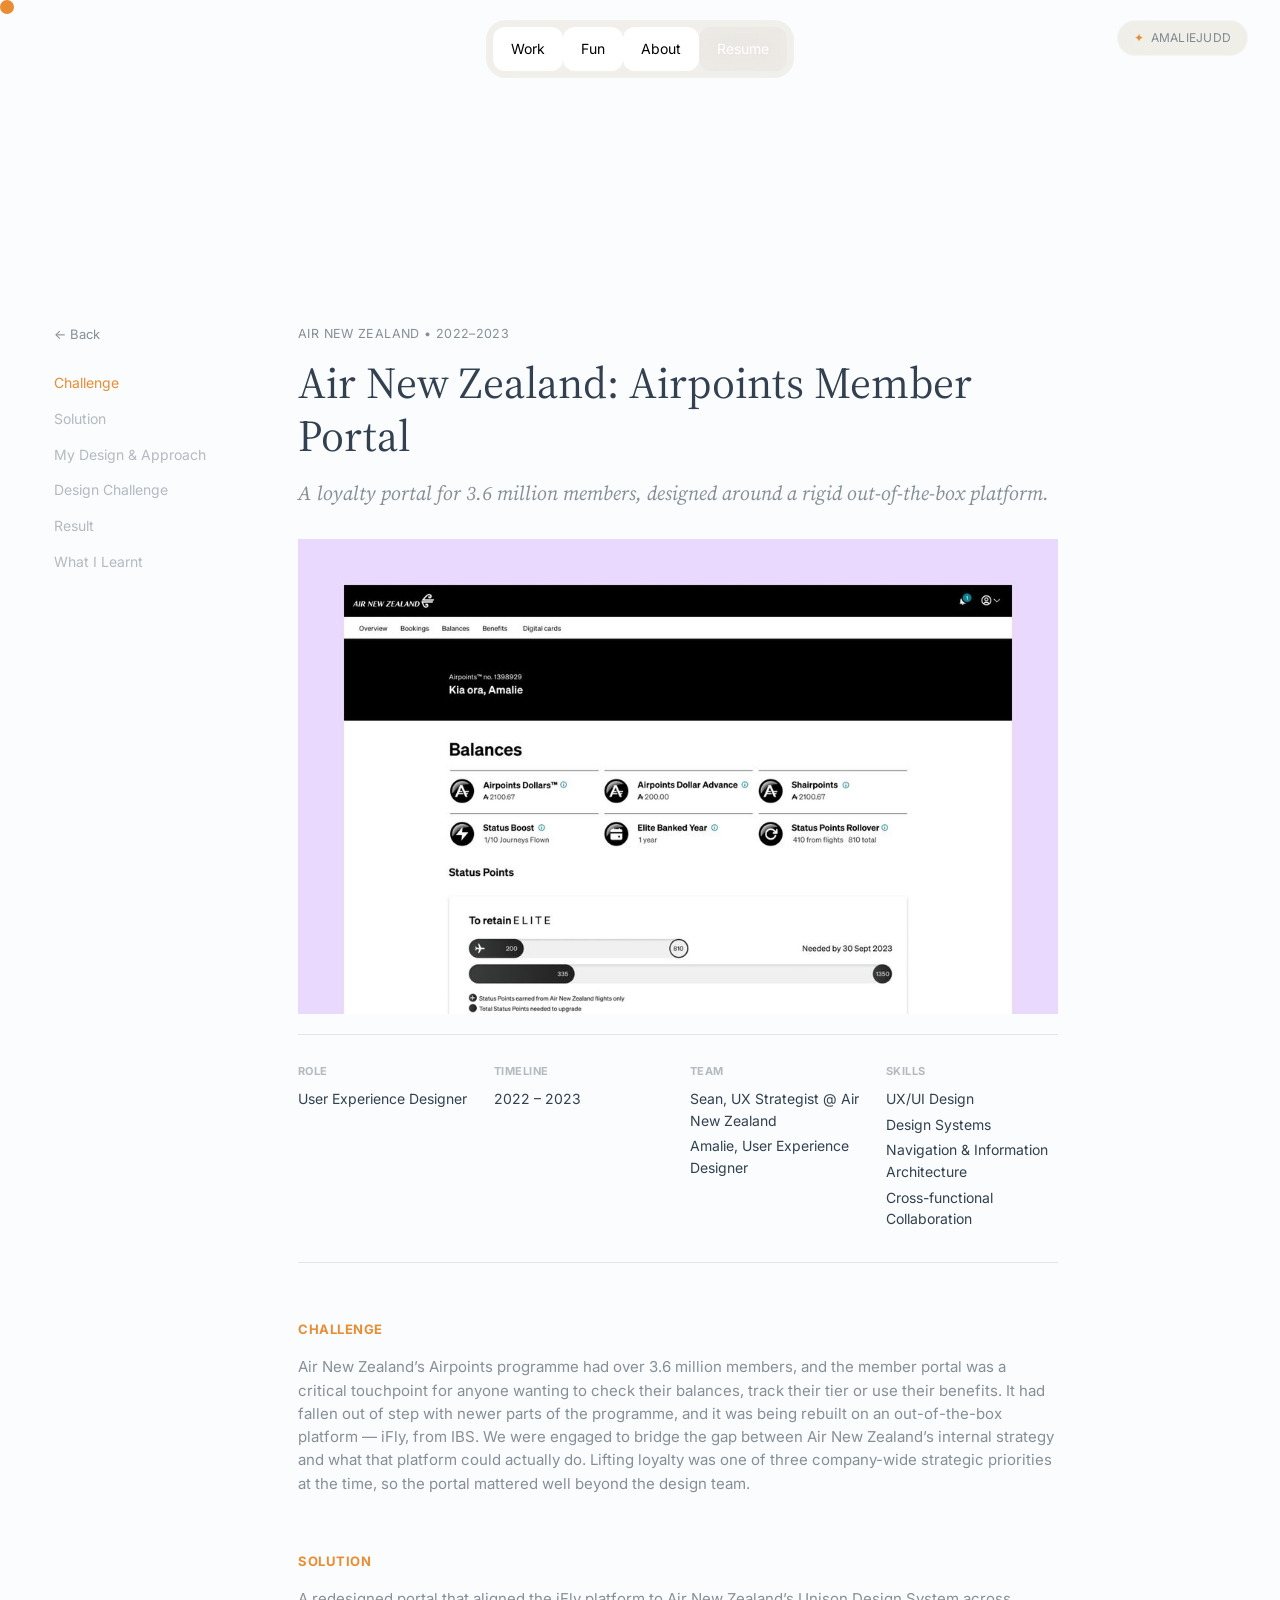
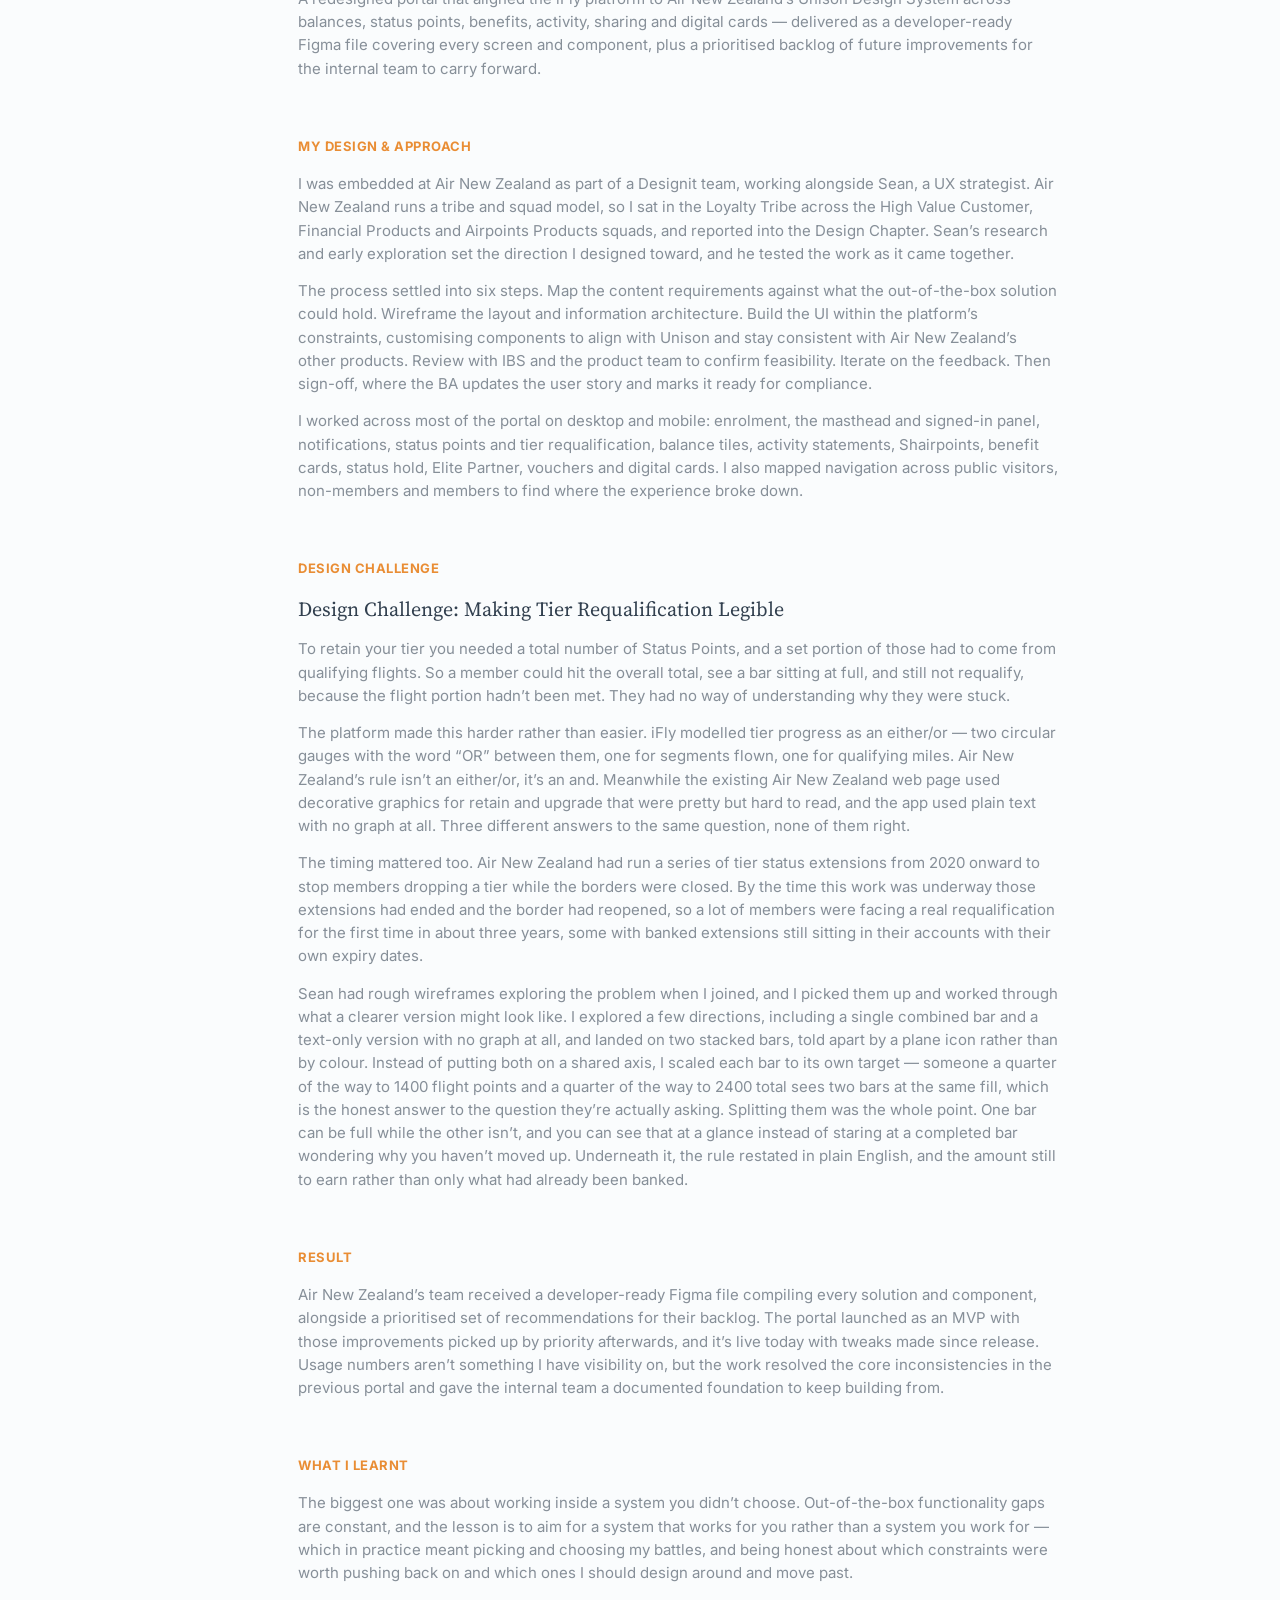
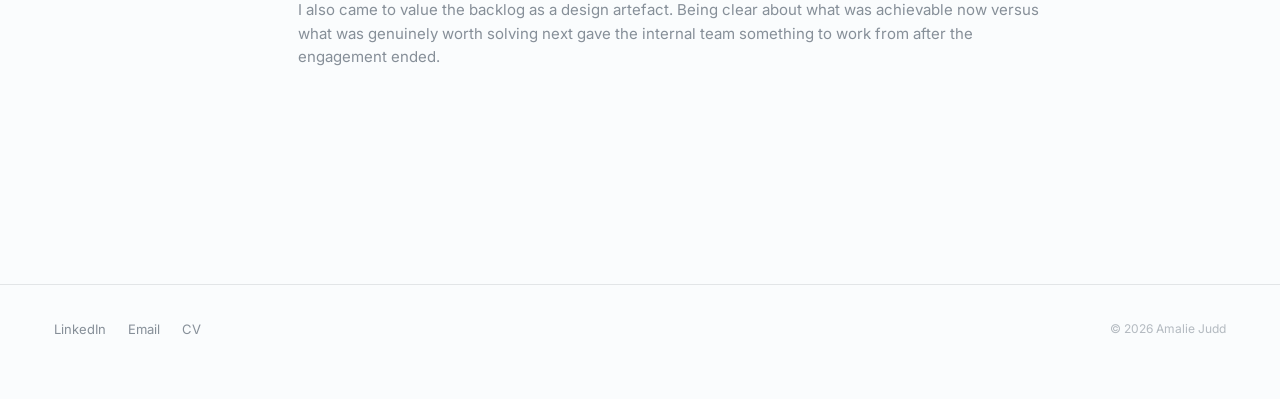
<file: portfolio-repo/projects/airnz-member-portal.html>
<!DOCTYPE html>
<html lang="en">
<head>
<meta charset="UTF-8">
<meta name="viewport" content="width=device-width, initial-scale=1.0">
<title>Air New Zealand: Airpoints Member Portal | Amalie Judd</title>
<link rel="stylesheet" href="../styles.css">
</head>
<body>

<nav class="site-nav">
  <a href="../index.html" class="nav-item">Work</a>
  <a href="../fun.html" class="nav-item">Fun</a>
  <a href="../about.html" class="nav-item">About</a>
  <a href="../Amalie_Judd_Resume.pdf" class="nav-item nav-resume" target="_blank" rel="noopener noreferrer">Resume</a>
</nav>
<div class="status-chip"><span class="dot">✦</span> AMALIEJUDD</div>

<main class="wrap">
  <div class="case-wrap">
    <aside class="case-toc">
      <a class="back" href="../index.html">&larr; Back</a>
      <a href="#challenge">Challenge</a><a href="#solution">Solution</a><a href="#approach">My Design &amp; Approach</a><a href="#designchallenges">Design Challenge</a><a href="#benefits">Result</a><a href="#learnt">What I Learnt</a>
    </aside>
    <article class="case-main">
      <div class="case-eyebrow">AIR NEW ZEALAND • 2022–2023</div>
      <h1 class="case-title">Air New Zealand: Airpoints Member Portal</h1>
      <p class="case-lede">A loyalty portal for 3.6 million members, designed around a rigid out-of-the-box platform.</p>

      <div class="case-cover"><img src="../assets/airnz-hero.jpg" srcset="../assets/airnz-hero-640.jpg 640w, ../assets/airnz-hero-1024.jpg 1024w, ../assets/airnz-hero-1600.jpg 1600w, ../assets/airnz-hero.jpg 2048w" sizes="(max-width: 720px) 100vw, 800px" alt="The Airpoints member portal balances page, with the tier requalification card showing two progress bars." loading="lazy" decoding="async"></div>


      <div class="meta-grid">
        <div>
          <h5>Role</h5>
          <p>User Experience Designer</p>
        </div>
        <div>
          <h5>Timeline</h5>
          <p>2022 – 2023</p>
        </div>
        <div>
          <h5>Team</h5>
          <p>Sean, UX Strategist @ Air New Zealand</p><p>Amalie, User Experience Designer</p>
        </div>
        <div>
          <h5>Skills</h5>
          <p>UX/UI Design</p><p>Design Systems</p><p>Navigation &amp; Information Architecture</p><p>Cross-functional Collaboration</p>
        </div>
      </div>

      <section class="case-section" id="challenge"><h2>Challenge</h2><p>Air New Zealand&rsquo;s Airpoints programme had over 3.6 million members, and the member portal was a critical touchpoint for anyone wanting to check their balances, track their tier or use their benefits. It had fallen out of step with newer parts of the programme, and it was being rebuilt on an out-of-the-box platform &mdash; iFly, from IBS. We were engaged to bridge the gap between Air New Zealand&rsquo;s internal strategy and what that platform could actually do. Lifting loyalty was one of three company-wide strategic priorities at the time, so the portal mattered well beyond the design team.</p></section><section class="case-section" id="solution"><h2>Solution</h2><p>A redesigned portal that aligned the iFly platform to Air New Zealand&rsquo;s Unison Design System across balances, status points, benefits, activity, sharing and digital cards &mdash; delivered as a developer-ready Figma file covering every screen and component, plus a prioritised backlog of future improvements for the internal team to carry forward.</p></section><section class="case-section" id="approach"><h2>My Design &amp; Approach</h2><p>I was embedded at Air New Zealand as part of a Designit team, working alongside Sean, a UX strategist. Air New Zealand runs a tribe and squad model, so I sat in the Loyalty Tribe across the High Value Customer, Financial Products and Airpoints Products squads, and reported into the Design Chapter. Sean&rsquo;s research and early exploration set the direction I designed toward, and he tested the work as it came together.</p><p>The process settled into six steps. Map the content requirements against what the out-of-the-box solution could hold. Wireframe the layout and information architecture. Build the UI within the platform&rsquo;s constraints, customising components to align with Unison and stay consistent with Air New Zealand&rsquo;s other products. Review with IBS and the product team to confirm feasibility. Iterate on the feedback. Then sign-off, where the BA updates the user story and marks it ready for compliance.</p><p>I worked across most of the portal on desktop and mobile: enrolment, the masthead and signed-in panel, notifications, status points and tier requalification, balance tiles, activity statements, Shairpoints, benefit cards, status hold, Elite Partner, vouchers and digital cards. I also mapped navigation across public visitors, non-members and members to find where the experience broke down.</p></section><section class="case-section" id="designchallenges"><h2>Design Challenge</h2><div class="design-challenge"><h3>Design Challenge: Making Tier Requalification Legible</h3><p>To retain your tier you needed a total number of Status Points, and a set portion of those had to come from qualifying flights. So a member could hit the overall total, see a bar sitting at full, and still not requalify, because the flight portion hadn&rsquo;t been met. They had no way of understanding why they were stuck.</p><p>The platform made this harder rather than easier. iFly modelled tier progress as an either/or &mdash; two circular gauges with the word &ldquo;OR&rdquo; between them, one for segments flown, one for qualifying miles. Air New Zealand&rsquo;s rule isn&rsquo;t an either/or, it&rsquo;s an and. Meanwhile the existing Air New Zealand web page used decorative graphics for retain and upgrade that were pretty but hard to read, and the app used plain text with no graph at all. Three different answers to the same question, none of them right.</p><p>The timing mattered too. Air New Zealand had run a series of tier status extensions from 2020 onward to stop members dropping a tier while the borders were closed. By the time this work was underway those extensions had ended and the border had reopened, so a lot of members were facing a real requalification for the first time in about three years, some with banked extensions still sitting in their accounts with their own expiry dates.</p><p>Sean had rough wireframes exploring the problem when I joined, and I picked them up and worked through what a clearer version might look like. I explored a few directions, including a single combined bar and a text-only version with no graph at all, and landed on two stacked bars, told apart by a plane icon rather than by colour. Instead of putting both on a shared axis, I scaled each bar to its own target &mdash; someone a quarter of the way to 1400 flight points and a quarter of the way to 2400 total sees two bars at the same fill, which is the honest answer to the question they&rsquo;re actually asking. Splitting them was the whole point. One bar can be full while the other isn&rsquo;t, and you can see that at a glance instead of staring at a completed bar wondering why you haven&rsquo;t moved up. Underneath it, the rule restated in plain English, and the amount still to earn rather than only what had already been banked.</p></div></section><section class="case-section" id="benefits"><h2>Result</h2><p>Air New Zealand&rsquo;s team received a developer-ready Figma file compiling every solution and component, alongside a prioritised set of recommendations for their backlog. The portal launched as an MVP with those improvements picked up by priority afterwards, and it&rsquo;s live today with tweaks made since release. Usage numbers aren&rsquo;t something I have visibility on, but the work resolved the core inconsistencies in the previous portal and gave the internal team a documented foundation to keep building from.</p></section><section class="case-section" id="learnt"><h2>What I Learnt</h2><p>The biggest one was about working inside a system you didn&rsquo;t choose. Out-of-the-box functionality gaps are constant, and the lesson is to aim for a system that works for you rather than a system you work for &mdash; which in practice meant picking and choosing my battles, and being honest about which constraints were worth pushing back on and which ones I should design around and move past.</p><p>I also came to value the backlog as a design artefact. Being clear about what was achievable now versus what was genuinely worth solving next gave the internal team something to work from after the engagement ended.</p></section>
    </article>
  </div>
</main>

<footer class="site-footer">
  <div class="wrap">
    <div class="footer-links">
      <a href="https://www.linkedin.com/in/amalie-judd-a41129177/" target="_blank" rel="noopener noreferrer">LinkedIn</a>
      <a href="mailto:amaliejudd@outlook.com">Email</a>
      <a href="../Amalie_Judd_Resume.pdf">CV</a>
    </div>
    <div class="footer-note">© 2026 Amalie Judd</div>
  </div>
</footer>

<script src="../script.js"></script>
</body>
</html>
</file>
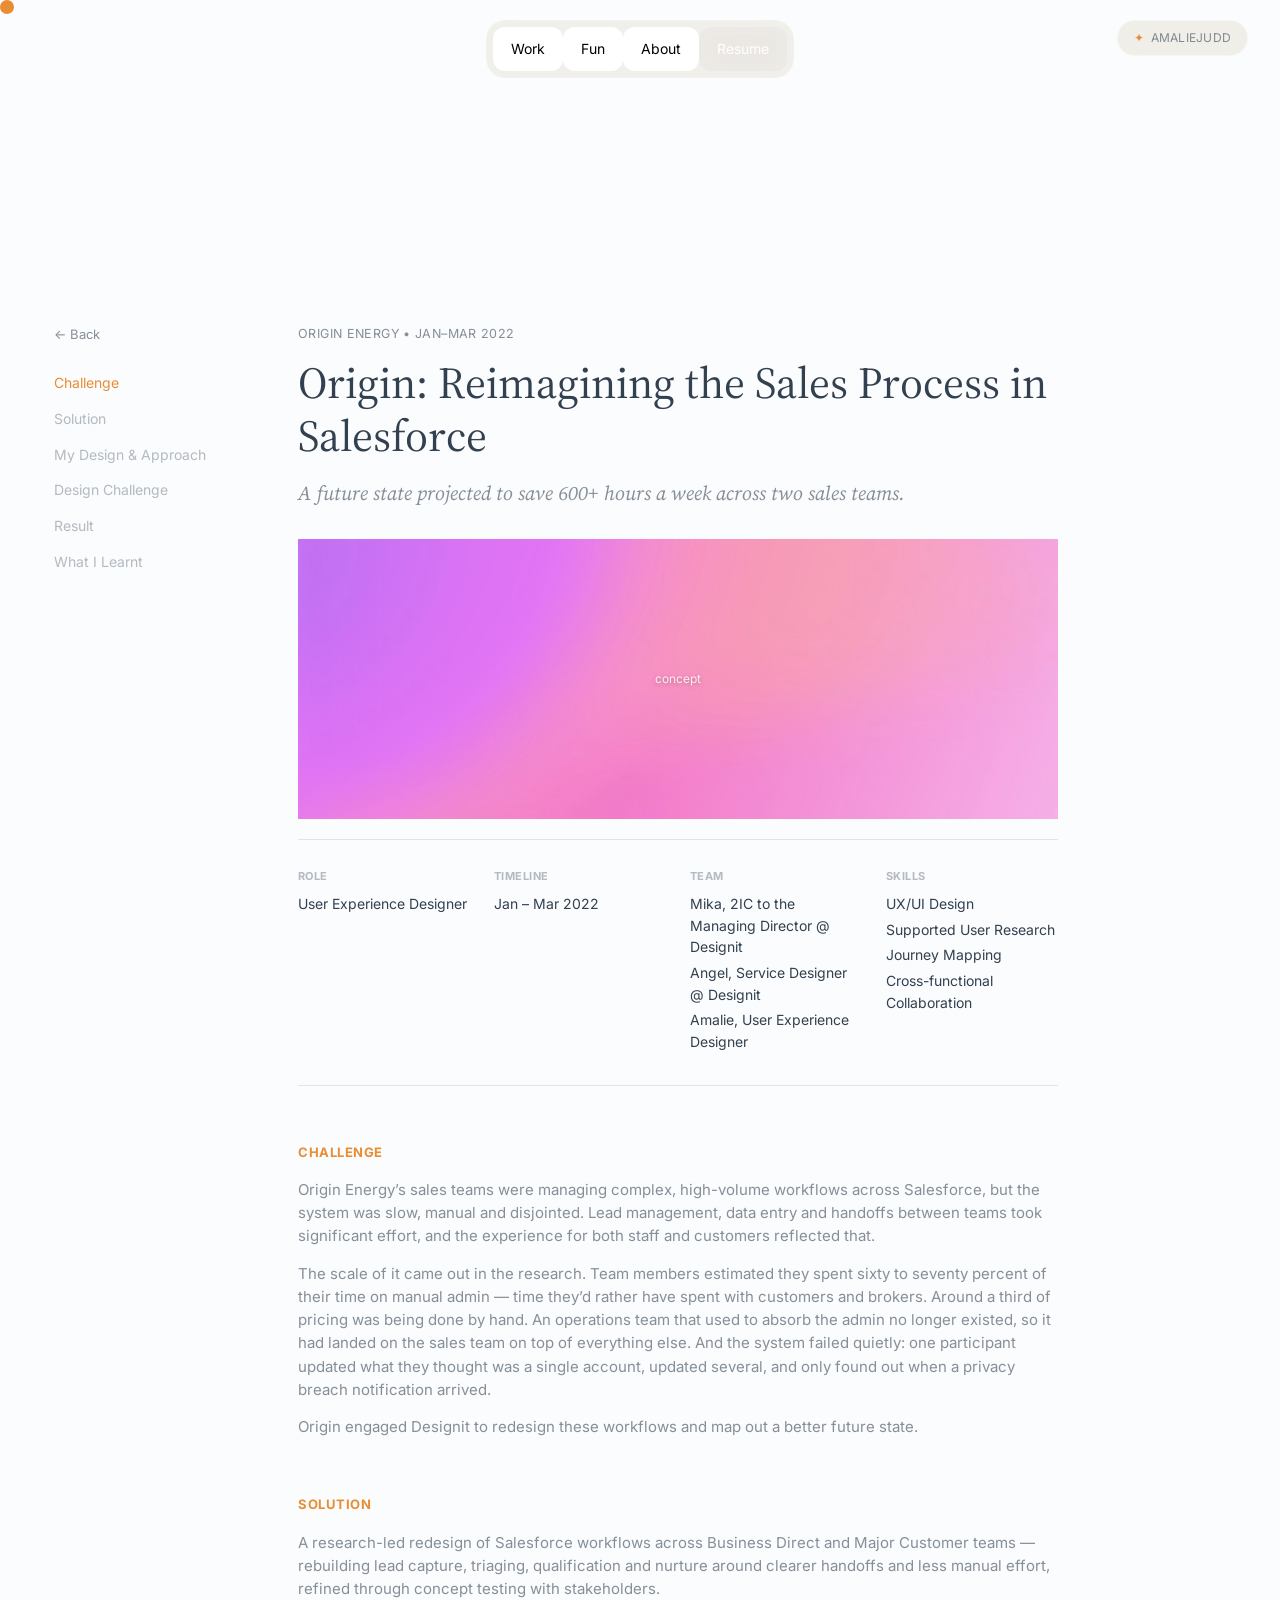
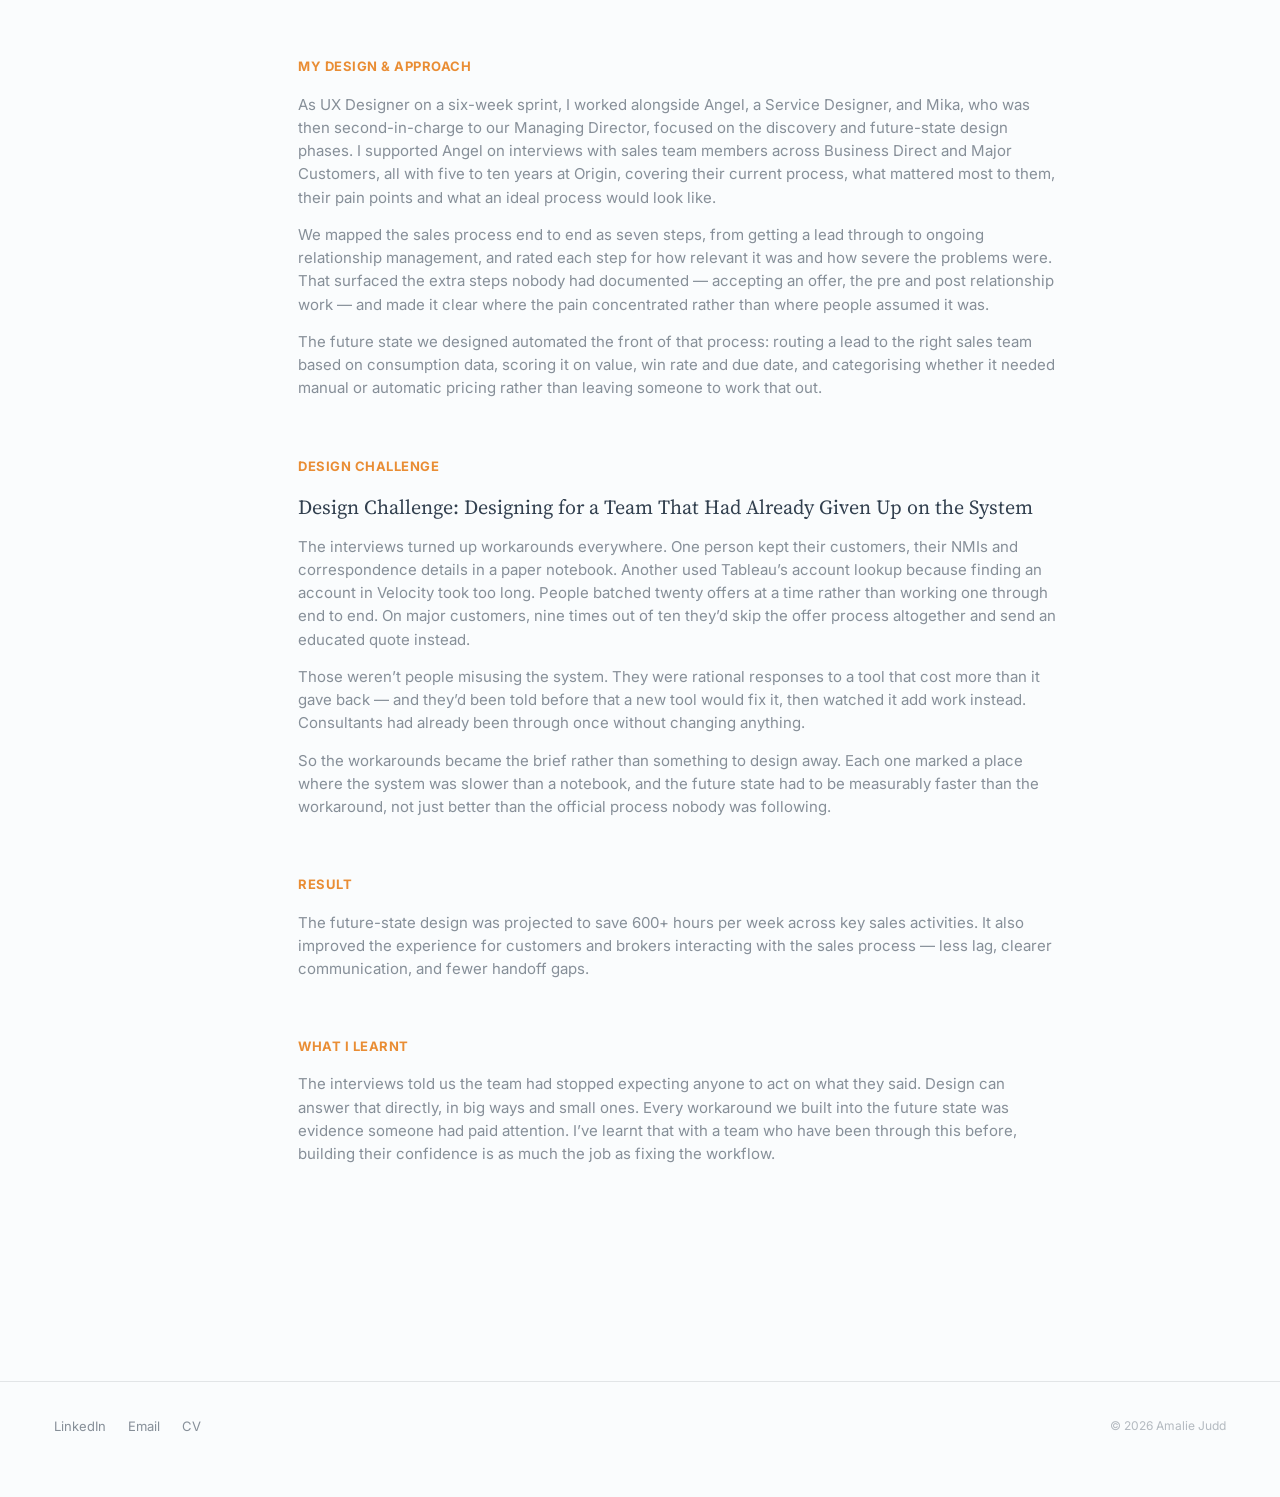
<file: portfolio-repo/projects/origin-energy.html>
<!DOCTYPE html>
<html lang="en">
<head>
<meta charset="UTF-8">
<meta name="viewport" content="width=device-width, initial-scale=1.0">
<title>Origin: Reimagining the Sales Process in Salesforce | Amalie Judd</title>
<link rel="stylesheet" href="../styles.css">
</head>
<body>

<nav class="site-nav">
  <a href="../index.html" class="nav-item">Work</a>
  <a href="../fun.html" class="nav-item">Fun</a>
  <a href="../about.html" class="nav-item">About</a>
  <a href="../Amalie_Judd_Resume.pdf" class="nav-item nav-resume" target="_blank" rel="noopener noreferrer">Resume</a>
</nav>
<div class="status-chip"><span class="dot">✦</span> AMALIEJUDD</div>

<main class="wrap">
  <div class="case-wrap">
    <aside class="case-toc">
      <a class="back" href="../index.html">&larr; Back</a>
      <a href="#challenge">Challenge</a><a href="#solution">Solution</a><a href="#approach">My Design &amp; Approach</a><a href="#designchallenges">Design Challenge</a><a href="#benefits">Result</a><a href="#learnt">What I Learnt</a>
    </aside>
    <article class="case-main">
      <div class="case-eyebrow">ORIGIN ENERGY • JAN–MAR 2022</div>
      <h1 class="case-title">Origin: Reimagining the Sales Process in Salesforce</h1>
      <p class="case-lede">A future state projected to save 600+ hours a week across two sales teams.</p>

      <div class="case-image">concept</div>

      <div class="meta-grid">
        <div>
          <h5>Role</h5>
          <p>User Experience Designer</p>
        </div>
        <div>
          <h5>Timeline</h5>
          <p>Jan – Mar 2022</p>
        </div>
        <div>
          <h5>Team</h5>
          <p>Mika, 2IC to the Managing Director @ Designit</p><p>Angel, Service Designer @ Designit</p><p>Amalie, User Experience Designer</p>
        </div>
        <div>
          <h5>Skills</h5>
          <p>UX/UI Design</p><p>Supported User Research</p><p>Journey Mapping</p><p>Cross-functional Collaboration</p>
        </div>
      </div>

      <section class="case-section" id="challenge"><h2>Challenge</h2><p>Origin Energy&rsquo;s sales teams were managing complex, high-volume workflows across Salesforce, but the system was slow, manual and disjointed. Lead management, data entry and handoffs between teams took significant effort, and the experience for both staff and customers reflected that.</p><p>The scale of it came out in the research. Team members estimated they spent sixty to seventy percent of their time on manual admin &mdash; time they&rsquo;d rather have spent with customers and brokers. Around a third of pricing was being done by hand. An operations team that used to absorb the admin no longer existed, so it had landed on the sales team on top of everything else. And the system failed quietly: one participant updated what they thought was a single account, updated several, and only found out when a privacy breach notification arrived.</p><p>Origin engaged Designit to redesign these workflows and map out a better future state.</p></section><section class="case-section" id="solution"><h2>Solution</h2><p>A research-led redesign of Salesforce workflows across Business Direct and Major Customer teams &mdash; rebuilding lead capture, triaging, qualification and nurture around clearer handoffs and less manual effort, refined through concept testing with stakeholders.</p></section><section class="case-section" id="approach"><h2>My Design &amp; Approach</h2><p>As UX Designer on a six-week sprint, I worked alongside Angel, a Service Designer, and Mika, who was then second-in-charge to our Managing Director, focused on the discovery and future-state design phases. I supported Angel on interviews with sales team members across Business Direct and Major Customers, all with five to ten years at Origin, covering their current process, what mattered most to them, their pain points and what an ideal process would look like.</p><p>We mapped the sales process end to end as seven steps, from getting a lead through to ongoing relationship management, and rated each step for how relevant it was and how severe the problems were. That surfaced the extra steps nobody had documented &mdash; accepting an offer, the pre and post relationship work &mdash; and made it clear where the pain concentrated rather than where people assumed it was.</p><p>The future state we designed automated the front of that process: routing a lead to the right sales team based on consumption data, scoring it on value, win rate and due date, and categorising whether it needed manual or automatic pricing rather than leaving someone to work that out.</p></section><section class="case-section" id="designchallenges"><h2>Design Challenge</h2><div class="design-challenge"><h3>Design Challenge: Designing for a Team That Had Already Given Up on the System</h3><p>The interviews turned up workarounds everywhere. One person kept their customers, their NMIs and correspondence details in a paper notebook. Another used Tableau&rsquo;s account lookup because finding an account in Velocity took too long. People batched twenty offers at a time rather than working one through end to end. On major customers, nine times out of ten they&rsquo;d skip the offer process altogether and send an educated quote instead.</p><p>Those weren&rsquo;t people misusing the system. They were rational responses to a tool that cost more than it gave back &mdash; and they&rsquo;d been told before that a new tool would fix it, then watched it add work instead. Consultants had already been through once without changing anything.</p><p>So the workarounds became the brief rather than something to design away. Each one marked a place where the system was slower than a notebook, and the future state had to be measurably faster than the workaround, not just better than the official process nobody was following.</p></div></section><section class="case-section" id="benefits"><h2>Result</h2><p>The future-state design was projected to save 600+ hours per week across key sales activities. It also improved the experience for customers and brokers interacting with the sales process &mdash; less lag, clearer communication, and fewer handoff gaps.</p></section><section class="case-section" id="learnt"><h2>What I Learnt</h2><p>The interviews told us the team had stopped expecting anyone to act on what they said. Design can answer that directly, in big ways and small ones. Every workaround we built into the future state was evidence someone had paid attention. I&rsquo;ve learnt that with a team who have been through this before, building their confidence is as much the job as fixing the workflow.</p></section>
    </article>
  </div>
</main>

<footer class="site-footer">
  <div class="wrap">
    <div class="footer-links">
      <a href="https://www.linkedin.com/in/amalie-judd-a41129177/" target="_blank" rel="noopener noreferrer">LinkedIn</a>
      <a href="mailto:amaliejudd@outlook.com">Email</a>
      <a href="../Amalie_Judd_Resume.pdf">CV</a>
    </div>
    <div class="footer-note">© 2026 Amalie Judd</div>
  </div>
</footer>

<script src="../script.js"></script>
</body>
</html>
</file>
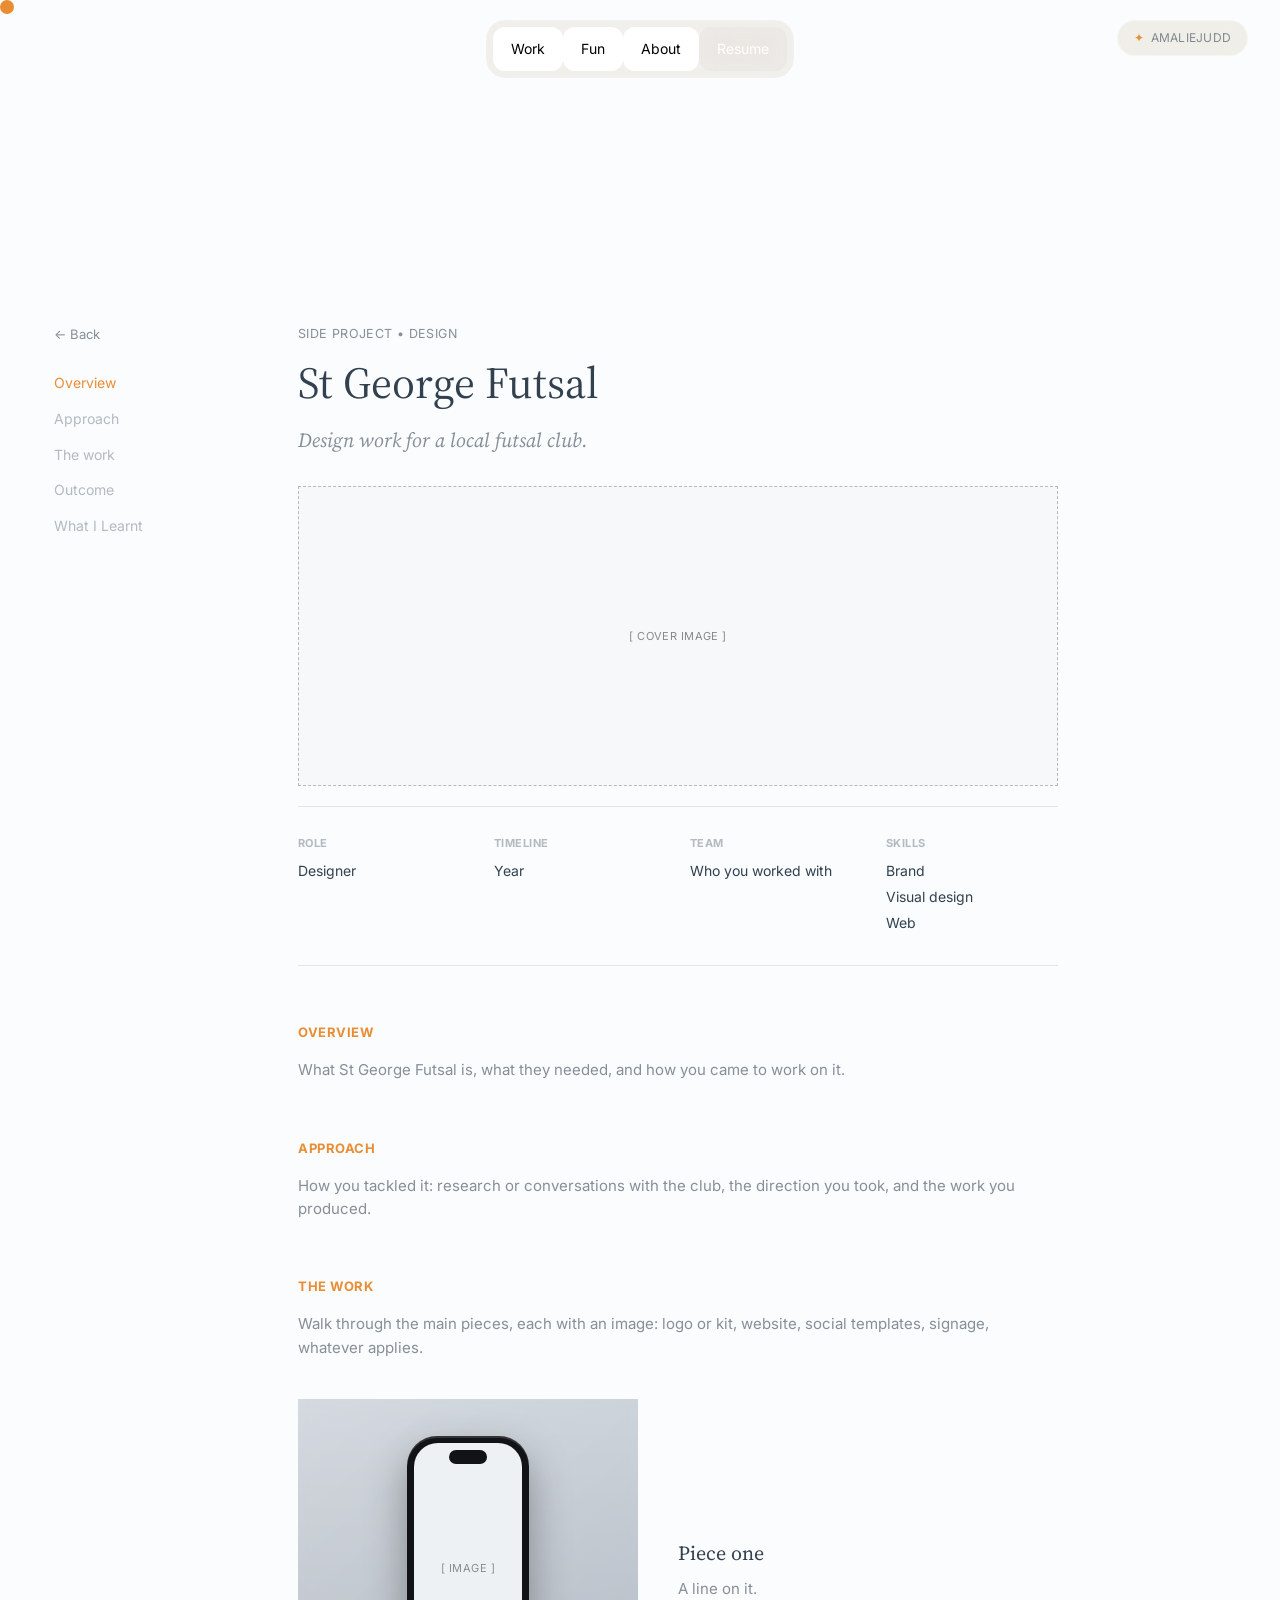
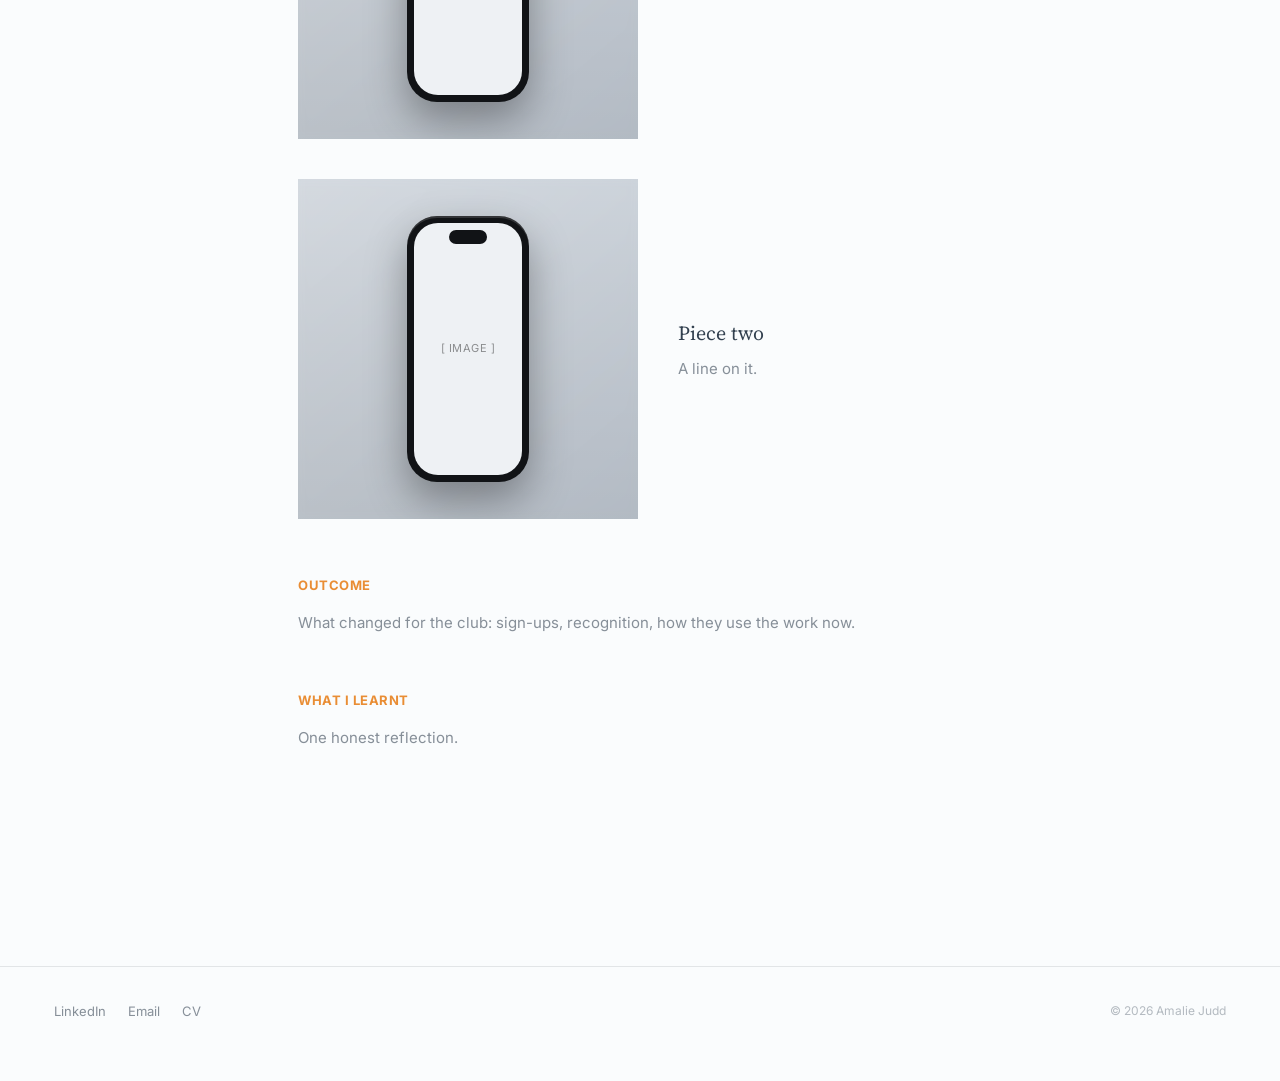
<file: portfolio-repo/projects/st-george-futsal.html>
<!DOCTYPE html>
<html lang="en">
<head>
<meta charset="UTF-8">
<meta name="viewport" content="width=device-width, initial-scale=1.0">
<title>St George Futsal | Amalie Judd</title>
<link rel="stylesheet" href="../styles.css">
</head>
<body>

<nav class="site-nav">
  <a href="../index.html" class="nav-item">Work</a>
  <a href="../fun.html" class="nav-item">Fun</a>
  <a href="../about.html" class="nav-item">About</a>
  <a href="../Amalie_Judd_Resume.pdf" class="nav-item nav-resume" target="_blank" rel="noopener noreferrer">Resume</a>
</nav>
<div class="status-chip"><span class="dot">✦</span> AMALIEJUDD</div>

<main class="wrap">
  <div class="case-wrap">
    <aside class="case-toc">
      <a class="back" href="../fun.html">&larr; Back</a>
      <a href="#overview">Overview</a><a href="#approach">Approach</a><a href="#work">The work</a><a href="#outcome">Outcome</a><a href="#learnt">What I Learnt</a>
    </aside>
    <article class="case-main">
      <div class="case-eyebrow">SIDE PROJECT • DESIGN</div>
      <h1 class="case-title">St George Futsal</h1>
      <!-- EDIT: placeholder, replace when the page is written -->
      <p class="case-lede">Design work for a local futsal club.</p>

      <!-- EDIT: swap this placeholder for a cover image, e.g.
           <div class="case-cover"><img src="../assets/wedding-cover.jpg" alt="..." loading="lazy" decoding="async"></div> -->
      <div class="case-cover"><div class="media-placeholder" role="img" aria-label="Cover image for the St George Futsal case study">[ COVER IMAGE ]</div></div>

      <div class="meta-grid">
        <div>
          <h5>Role</h5>
          <p><!-- EDIT --> Designer</p>
        </div>
        <div>
          <h5>Timeline</h5>
          <p><!-- EDIT --> Year</p>
        </div>
        <div>
          <h5>Team</h5>
          <p><!-- EDIT --> Who you worked with</p>
        </div>
        <div>
          <h5>Skills</h5>
          <p><!-- EDIT --> Brand</p><p>Visual design</p><p>Web</p>
        </div>
      </div>

      <section class="case-section" id="overview"><h2>Overview</h2><p><!-- EDIT --> What St George Futsal is, what they needed, and how you came to work on it.</p></section><section class="case-section" id="approach"><h2>Approach</h2><p><!-- EDIT --> How you tackled it: research or conversations with the club, the direction you took, and the work you produced.</p></section><section class="case-section" id="work"><h2>The work</h2><p><!-- EDIT --> Walk through the main pieces, each with an image: logo or kit, website, social templates, signage, whatever applies.</p><div class="core-flow"><div class="core-flow-media"><div class="device-shot"><div class="phone"><div class="screen"><div class="media-placeholder">[ IMAGE ]</div></div></div></div></div><div class="core-flow-text"><h3><!-- EDIT --> Piece one</h3><p><!-- EDIT --> A line on it.</p></div></div><div class="core-flow"><div class="core-flow-media"><div class="device-shot"><div class="phone"><div class="screen"><div class="media-placeholder">[ IMAGE ]</div></div></div></div></div><div class="core-flow-text"><h3><!-- EDIT --> Piece two</h3><p><!-- EDIT --> A line on it.</p></div></div></section><section class="case-section" id="outcome"><h2>Outcome</h2><p><!-- EDIT --> What changed for the club: sign-ups, recognition, how they use the work now.</p></section><section class="case-section" id="learnt"><h2>What I Learnt</h2><p><!-- EDIT --> One honest reflection.</p></section>
    </article>
  </div>
</main>

<footer class="site-footer">
  <div class="wrap">
    <div class="footer-links">
      <a href="https://www.linkedin.com/in/amalie-judd-a41129177/" target="_blank" rel="noopener noreferrer">LinkedIn</a>
      <a href="mailto:amaliejudd@outlook.com">Email</a>
      <a href="../Amalie_Judd_Resume.pdf">CV</a>
    </div>
    <div class="footer-note">© 2026 Amalie Judd</div>
  </div>
</footer>

<script src="../script.js"></script>
</body>
</html>
</file>
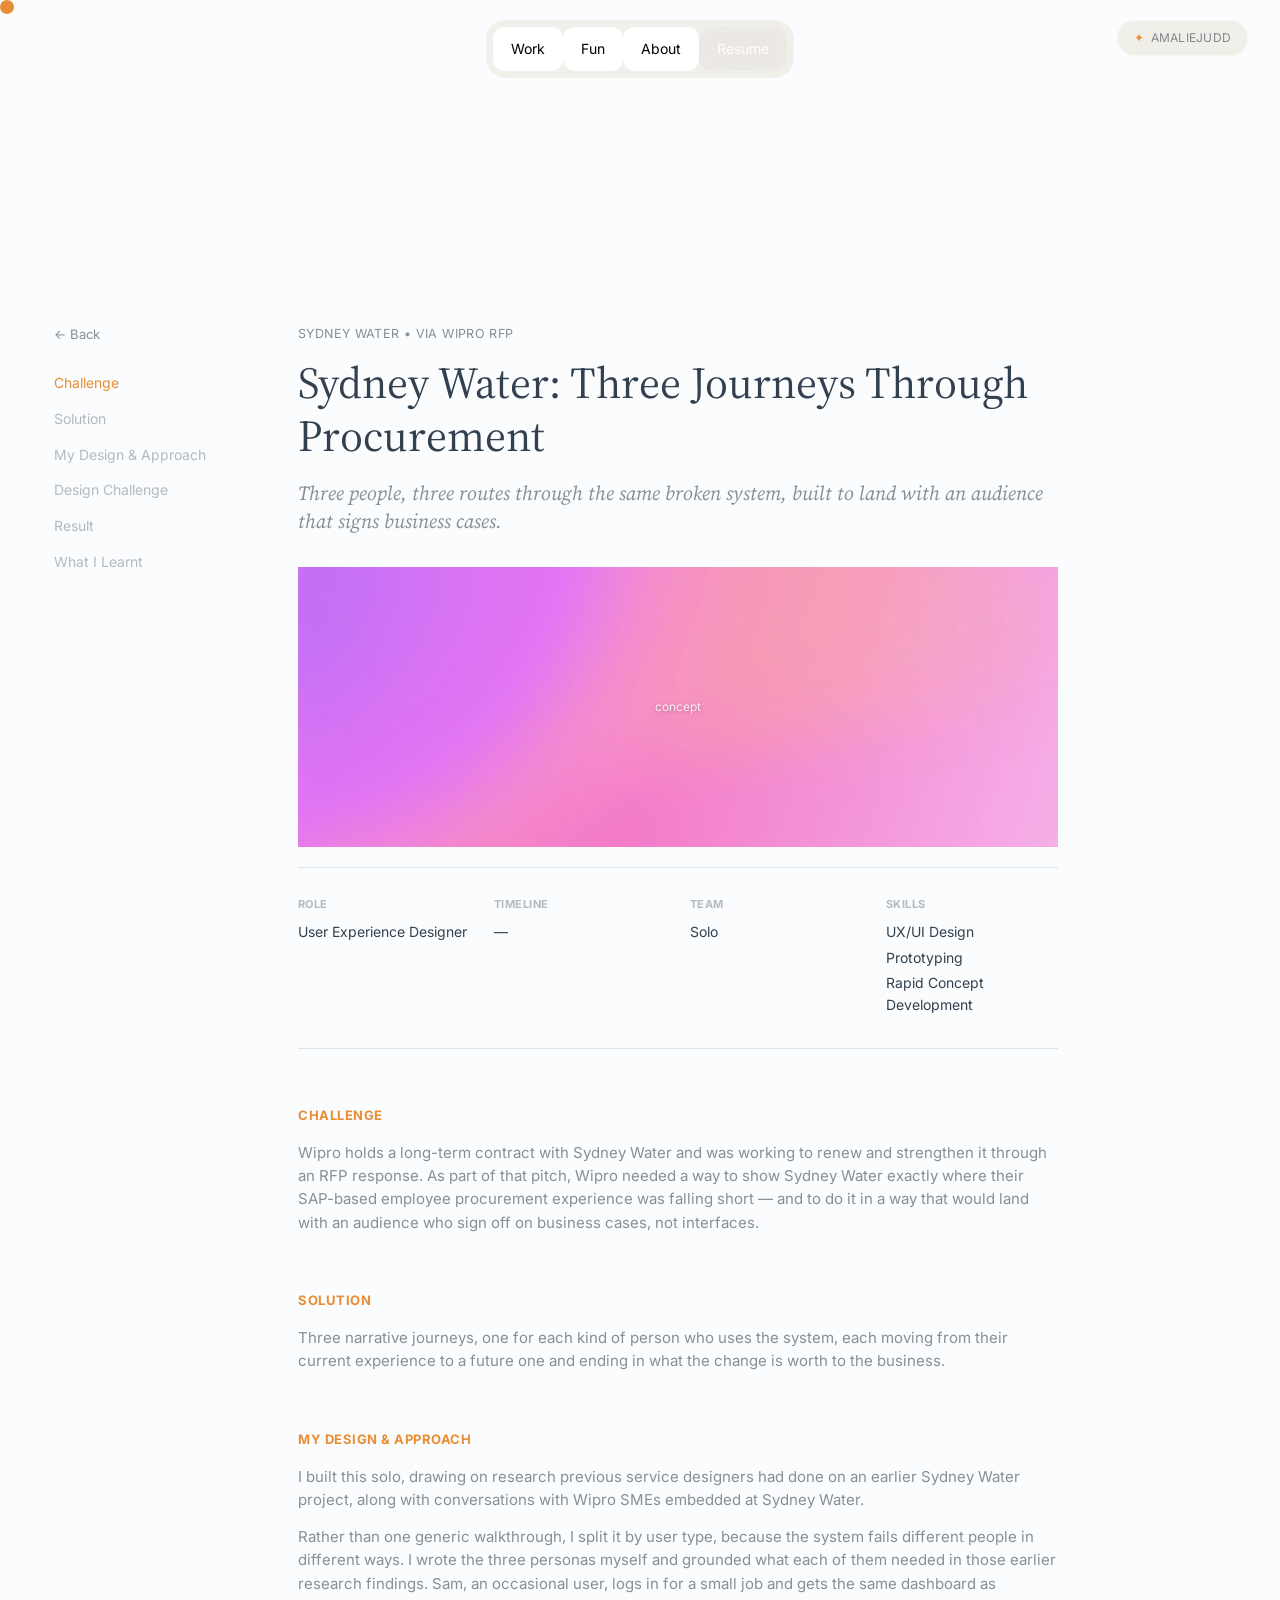
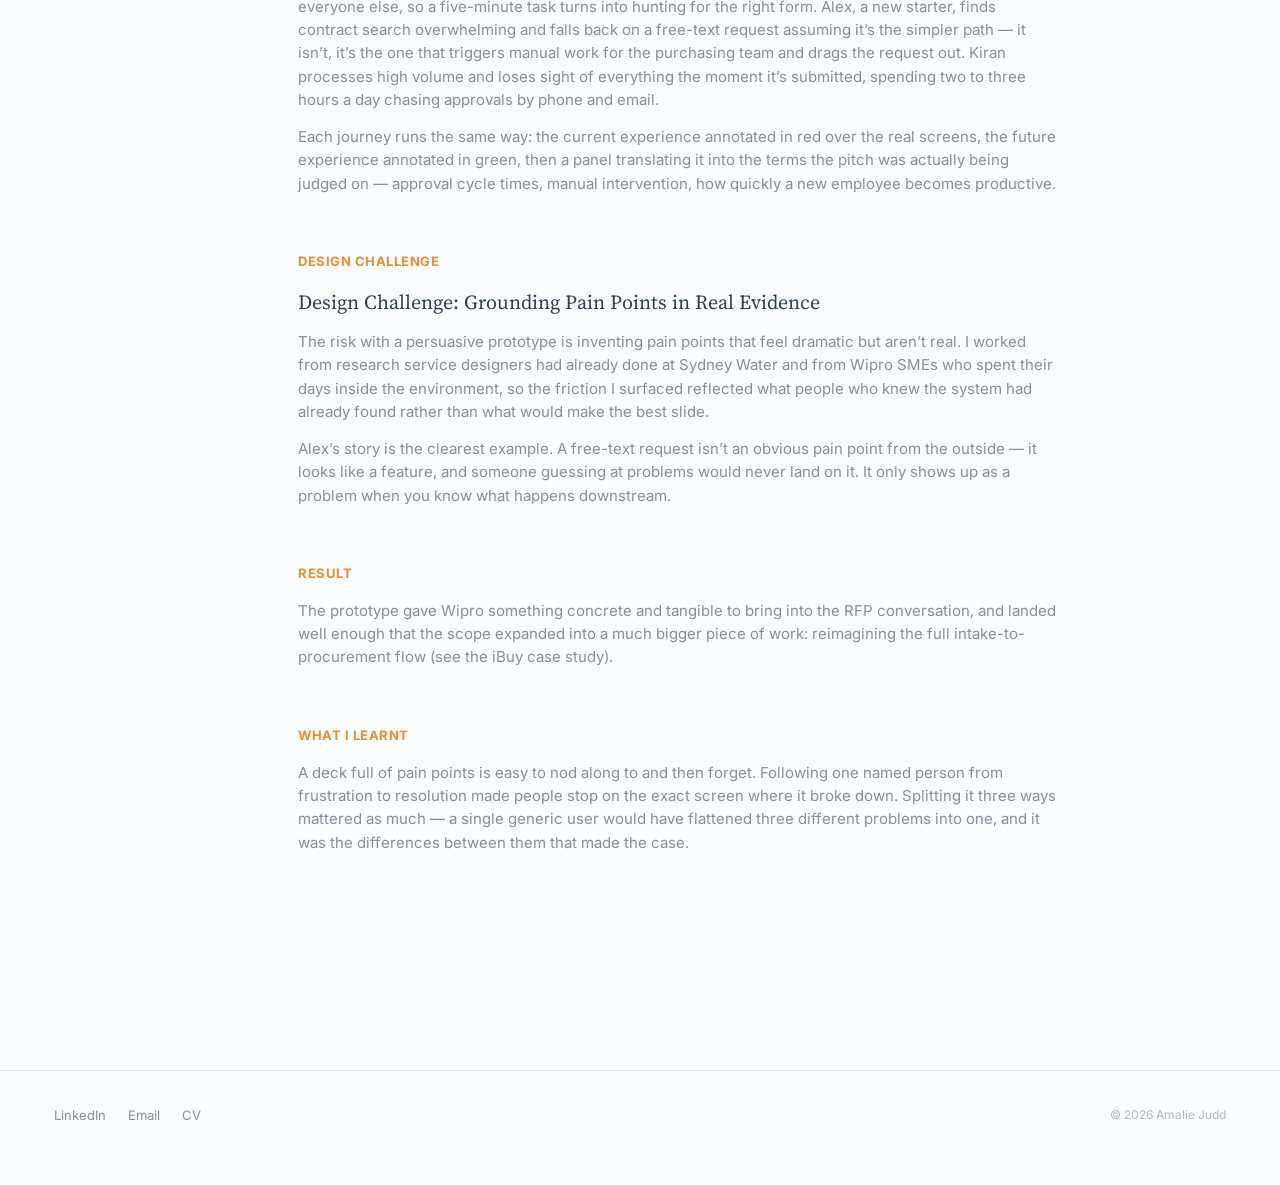
<file: portfolio-repo/projects/sydney-water-prototype.html>
<!DOCTYPE html>
<html lang="en">
<head>
<meta charset="UTF-8">
<meta name="viewport" content="width=device-width, initial-scale=1.0">
<title>Sydney Water: Three Journeys Through Procurement | Amalie Judd</title>
<link rel="stylesheet" href="../styles.css">
</head>
<body>

<nav class="site-nav">
  <a href="../index.html" class="nav-item">Work</a>
  <a href="../fun.html" class="nav-item">Fun</a>
  <a href="../about.html" class="nav-item">About</a>
  <a href="../Amalie_Judd_Resume.pdf" class="nav-item nav-resume" target="_blank" rel="noopener noreferrer">Resume</a>
</nav>
<div class="status-chip"><span class="dot">✦</span> AMALIEJUDD</div>

<main class="wrap">
  <div class="case-wrap">
    <aside class="case-toc">
      <a class="back" href="../index.html">&larr; Back</a>
      <a href="#challenge">Challenge</a><a href="#solution">Solution</a><a href="#approach">My Design &amp; Approach</a><a href="#designchallenges">Design Challenge</a><a href="#benefits">Result</a><a href="#learnt">What I Learnt</a>
    </aside>
    <article class="case-main">
      <div class="case-eyebrow">SYDNEY WATER • VIA WIPRO RFP</div>
      <h1 class="case-title">Sydney Water: Three Journeys Through Procurement</h1>
      <p class="case-lede">Three people, three routes through the same broken system, built to land with an audience that signs business cases.</p>

      <div class="case-image">concept</div>

      <div class="meta-grid">
        <div>
          <h5>Role</h5>
          <p>User Experience Designer</p>
        </div>
        <div>
          <h5>Timeline</h5>
          <p>—</p>
        </div>
        <div>
          <h5>Team</h5>
          <p>Solo</p>
        </div>
        <div>
          <h5>Skills</h5>
          <p>UX/UI Design</p><p>Prototyping</p><p>Rapid Concept Development</p>
        </div>
      </div>

      <section class="case-section" id="challenge"><h2>Challenge</h2><p>Wipro holds a long-term contract with Sydney Water and was working to renew and strengthen it through an RFP response. As part of that pitch, Wipro needed a way to show Sydney Water exactly where their SAP-based employee procurement experience was falling short &mdash; and to do it in a way that would land with an audience who sign off on business cases, not interfaces.</p></section><section class="case-section" id="solution"><h2>Solution</h2><p>Three narrative journeys, one for each kind of person who uses the system, each moving from their current experience to a future one and ending in what the change is worth to the business.</p></section><section class="case-section" id="approach"><h2>My Design &amp; Approach</h2><p>I built this solo, drawing on research previous service designers had done on an earlier Sydney Water project, along with conversations with Wipro SMEs embedded at Sydney Water.</p><p>Rather than one generic walkthrough, I split it by user type, because the system fails different people in different ways. I wrote the three personas myself and grounded what each of them needed in those earlier research findings. Sam, an occasional user, logs in for a small job and gets the same dashboard as everyone else, so a five-minute task turns into hunting for the right form. Alex, a new starter, finds contract search overwhelming and falls back on a free-text request assuming it&rsquo;s the simpler path &mdash; it isn&rsquo;t, it&rsquo;s the one that triggers manual work for the purchasing team and drags the request out. Kiran processes high volume and loses sight of everything the moment it&rsquo;s submitted, spending two to three hours a day chasing approvals by phone and email.</p><p>Each journey runs the same way: the current experience annotated in red over the real screens, the future experience annotated in green, then a panel translating it into the terms the pitch was actually being judged on &mdash; approval cycle times, manual intervention, how quickly a new employee becomes productive.</p></section><section class="case-section" id="designchallenges"><h2>Design Challenge</h2><div class="design-challenge"><h3>Design Challenge: Grounding Pain Points in Real Evidence</h3><p>The risk with a persuasive prototype is inventing pain points that feel dramatic but aren&rsquo;t real. I worked from research service designers had already done at Sydney Water and from Wipro SMEs who spent their days inside the environment, so the friction I surfaced reflected what people who knew the system had already found rather than what would make the best slide.</p><p>Alex&rsquo;s story is the clearest example. A free-text request isn&rsquo;t an obvious pain point from the outside &mdash; it looks like a feature, and someone guessing at problems would never land on it. It only shows up as a problem when you know what happens downstream.</p></div></section><section class="case-section" id="benefits"><h2>Result</h2><p>The prototype gave Wipro something concrete and tangible to bring into the RFP conversation, and landed well enough that the scope expanded into a much bigger piece of work: reimagining the full intake-to-procurement flow (see the iBuy case study).</p></section><section class="case-section" id="learnt"><h2>What I Learnt</h2><p>A deck full of pain points is easy to nod along to and then forget. Following one named person from frustration to resolution made people stop on the exact screen where it broke down. Splitting it three ways mattered as much &mdash; a single generic user would have flattened three different problems into one, and it was the differences between them that made the case.</p></section>
    </article>
  </div>
</main>

<footer class="site-footer">
  <div class="wrap">
    <div class="footer-links">
      <a href="https://www.linkedin.com/in/amalie-judd-a41129177/" target="_blank" rel="noopener noreferrer">LinkedIn</a>
      <a href="mailto:amaliejudd@outlook.com">Email</a>
      <a href="../Amalie_Judd_Resume.pdf">CV</a>
    </div>
    <div class="footer-note">© 2026 Amalie Judd</div>
  </div>
</footer>

<script src="../script.js"></script>
</body>
</html>
</file>
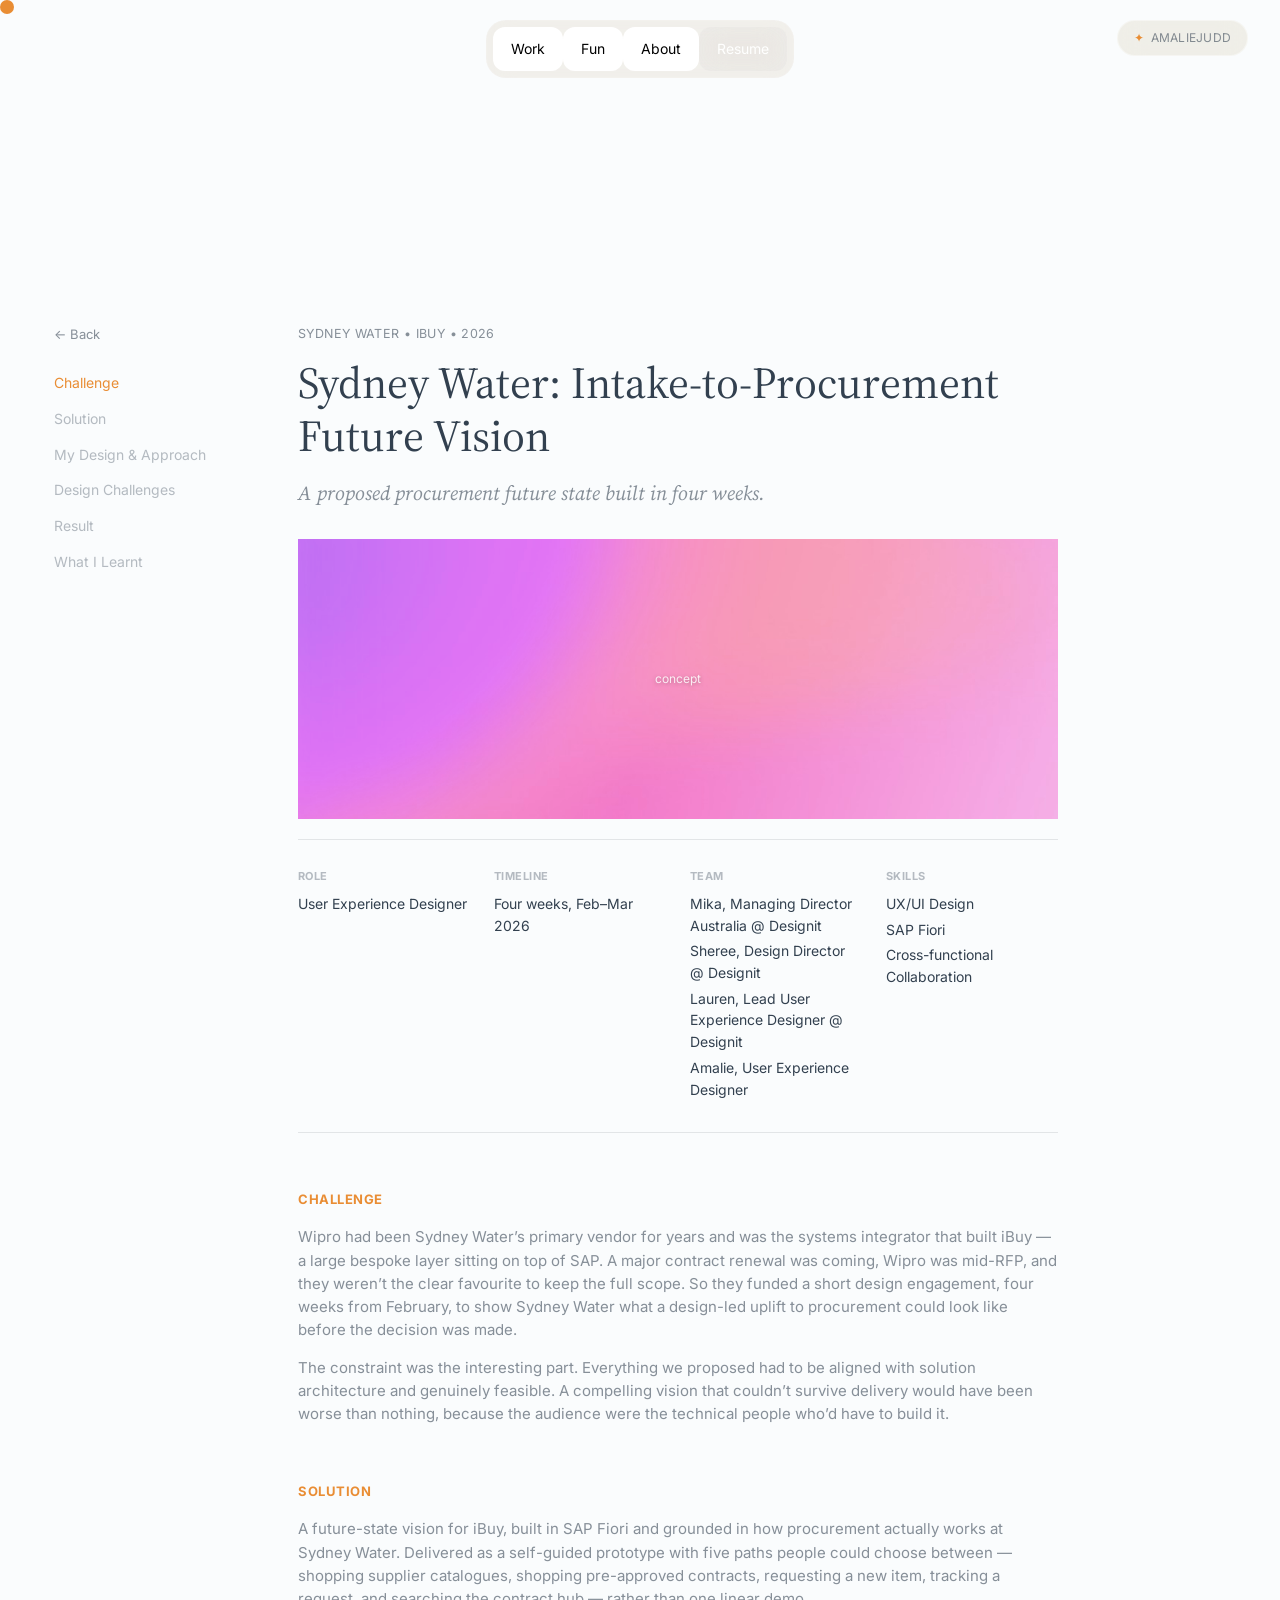
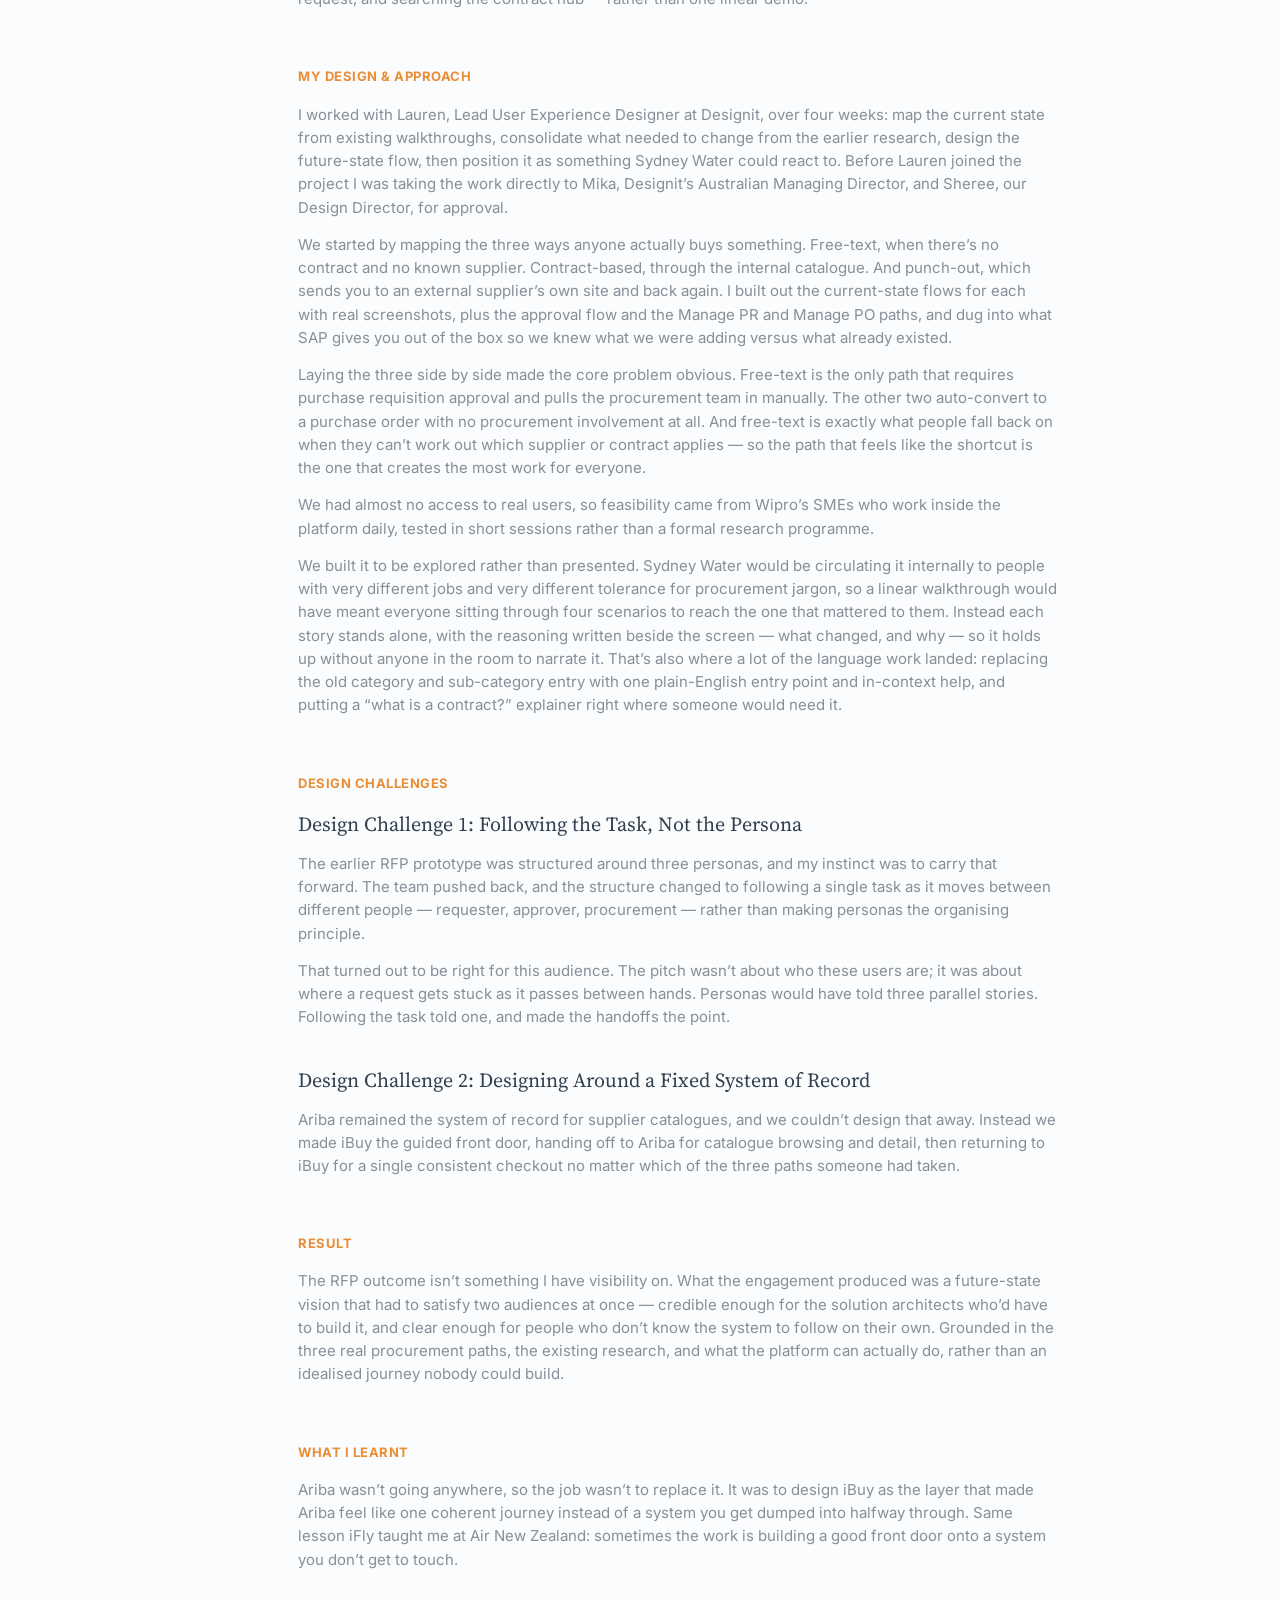
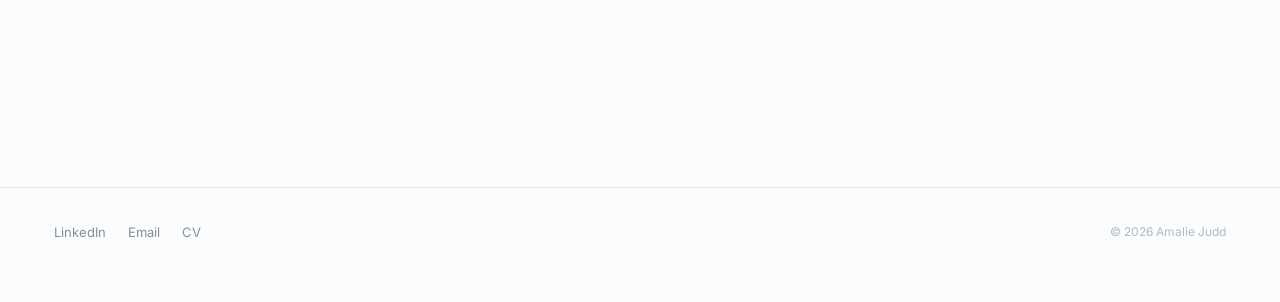
<file: portfolio-repo/projects/sydney-water.html>
<!DOCTYPE html>
<html lang="en">
<head>
<meta charset="UTF-8">
<meta name="viewport" content="width=device-width, initial-scale=1.0">
<title>Sydney Water: Intake-to-Procurement Future Vision | Amalie Judd</title>
<link rel="stylesheet" href="../styles.css">
</head>
<body>

<nav class="site-nav">
  <a href="../index.html" class="nav-item">Work</a>
  <a href="../fun.html" class="nav-item">Fun</a>
  <a href="../about.html" class="nav-item">About</a>
  <a href="../Amalie_Judd_Resume.pdf" class="nav-item nav-resume" target="_blank" rel="noopener noreferrer">Resume</a>
</nav>
<div class="status-chip"><span class="dot">✦</span> AMALIEJUDD</div>

<main class="wrap">
  <div class="case-wrap">
    <aside class="case-toc">
      <a class="back" href="../index.html">&larr; Back</a>
      <a href="#challenge">Challenge</a><a href="#solution">Solution</a><a href="#approach">My Design &amp; Approach</a><a href="#designchallenges">Design Challenges</a><a href="#benefits">Result</a><a href="#learnt">What I Learnt</a>
    </aside>
    <article class="case-main">
      <div class="case-eyebrow">SYDNEY WATER • IBUY • 2026</div>
      <h1 class="case-title">Sydney Water: Intake-to-Procurement Future Vision</h1>
      <p class="case-lede">A proposed procurement future state built in four weeks.</p>

      <div class="case-image">concept</div>

      <div class="meta-grid">
        <div>
          <h5>Role</h5>
          <p>User Experience Designer</p>
        </div>
        <div>
          <h5>Timeline</h5>
          <p>Four weeks, Feb–Mar 2026</p>
        </div>
        <div>
          <h5>Team</h5>
          <p>Mika, Managing Director Australia @ Designit</p><p>Sheree, Design Director @ Designit</p><p>Lauren, Lead User Experience Designer @ Designit</p><p>Amalie, User Experience Designer</p>
        </div>
        <div>
          <h5>Skills</h5>
          <p>UX/UI Design</p><p>SAP Fiori</p><p>Cross-functional Collaboration</p>
        </div>
      </div>

      <section class="case-section" id="challenge"><h2>Challenge</h2><p>Wipro had been Sydney Water&rsquo;s primary vendor for years and was the systems integrator that built iBuy &mdash; a large bespoke layer sitting on top of SAP. A major contract renewal was coming, Wipro was mid-RFP, and they weren&rsquo;t the clear favourite to keep the full scope. So they funded a short design engagement, four weeks from February, to show Sydney Water what a design-led uplift to procurement could look like before the decision was made.</p><p>The constraint was the interesting part. Everything we proposed had to be aligned with solution architecture and genuinely feasible. A compelling vision that couldn&rsquo;t survive delivery would have been worse than nothing, because the audience were the technical people who&rsquo;d have to build it.</p></section><section class="case-section" id="solution"><h2>Solution</h2><p>A future-state vision for iBuy, built in SAP Fiori and grounded in how procurement actually works at Sydney Water. Delivered as a self-guided prototype with five paths people could choose between &mdash; shopping supplier catalogues, shopping pre-approved contracts, requesting a new item, tracking a request, and searching the contract hub &mdash; rather than one linear demo.</p></section><section class="case-section" id="approach"><h2>My Design &amp; Approach</h2><p>I worked with Lauren, Lead User Experience Designer at Designit, over four weeks: map the current state from existing walkthroughs, consolidate what needed to change from the earlier research, design the future-state flow, then position it as something Sydney Water could react to. Before Lauren joined the project I was taking the work directly to Mika, Designit&rsquo;s Australian Managing Director, and Sheree, our Design Director, for approval.</p><p>We started by mapping the three ways anyone actually buys something. Free-text, when there&rsquo;s no contract and no known supplier. Contract-based, through the internal catalogue. And punch-out, which sends you to an external supplier&rsquo;s own site and back again. I built out the current-state flows for each with real screenshots, plus the approval flow and the Manage PR and Manage PO paths, and dug into what SAP gives you out of the box so we knew what we were adding versus what already existed.</p><p>Laying the three side by side made the core problem obvious. Free-text is the only path that requires purchase requisition approval and pulls the procurement team in manually. The other two auto-convert to a purchase order with no procurement involvement at all. And free-text is exactly what people fall back on when they can&rsquo;t work out which supplier or contract applies &mdash; so the path that feels like the shortcut is the one that creates the most work for everyone.</p><p>We had almost no access to real users, so feasibility came from Wipro&rsquo;s SMEs who work inside the platform daily, tested in short sessions rather than a formal research programme.</p><p>We built it to be explored rather than presented. Sydney Water would be circulating it internally to people with very different jobs and very different tolerance for procurement jargon, so a linear walkthrough would have meant everyone sitting through four scenarios to reach the one that mattered to them. Instead each story stands alone, with the reasoning written beside the screen &mdash; what changed, and why &mdash; so it holds up without anyone in the room to narrate it. That&rsquo;s also where a lot of the language work landed: replacing the old category and sub-category entry with one plain-English entry point and in-context help, and putting a &ldquo;what is a contract?&rdquo; explainer right where someone would need it.</p></section><section class="case-section" id="designchallenges"><h2>Design Challenges</h2><div class="design-challenge"><h3>Design Challenge 1: Following the Task, Not the Persona</h3><p>The earlier RFP prototype was structured around three personas, and my instinct was to carry that forward. The team pushed back, and the structure changed to following a single task as it moves between different people &mdash; requester, approver, procurement &mdash; rather than making personas the organising principle.</p><p>That turned out to be right for this audience. The pitch wasn&rsquo;t about who these users are; it was about where a request gets stuck as it passes between hands. Personas would have told three parallel stories. Following the task told one, and made the handoffs the point.</p></div><div class="design-challenge"><h3>Design Challenge 2: Designing Around a Fixed System of Record</h3><p>Ariba remained the system of record for supplier catalogues, and we couldn&rsquo;t design that away. Instead we made iBuy the guided front door, handing off to Ariba for catalogue browsing and detail, then returning to iBuy for a single consistent checkout no matter which of the three paths someone had taken.</p></div></section><section class="case-section" id="benefits"><h2>Result</h2><p>The RFP outcome isn&rsquo;t something I have visibility on. What the engagement produced was a future-state vision that had to satisfy two audiences at once &mdash; credible enough for the solution architects who&rsquo;d have to build it, and clear enough for people who don&rsquo;t know the system to follow on their own. Grounded in the three real procurement paths, the existing research, and what the platform can actually do, rather than an idealised journey nobody could build.</p></section><section class="case-section" id="learnt"><h2>What I Learnt</h2><p>Ariba wasn&rsquo;t going anywhere, so the job wasn&rsquo;t to replace it. It was to design iBuy as the layer that made Ariba feel like one coherent journey instead of a system you get dumped into halfway through. Same lesson iFly taught me at Air New Zealand: sometimes the work is building a good front door onto a system you don&rsquo;t get to touch.</p></section>
    </article>
  </div>
</main>

<footer class="site-footer">
  <div class="wrap">
    <div class="footer-links">
      <a href="https://www.linkedin.com/in/amalie-judd-a41129177/" target="_blank" rel="noopener noreferrer">LinkedIn</a>
      <a href="mailto:amaliejudd@outlook.com">Email</a>
      <a href="../Amalie_Judd_Resume.pdf">CV</a>
    </div>
    <div class="footer-note">© 2026 Amalie Judd</div>
  </div>
</footer>

<script src="../script.js"></script>
</body>
</html>
</file>
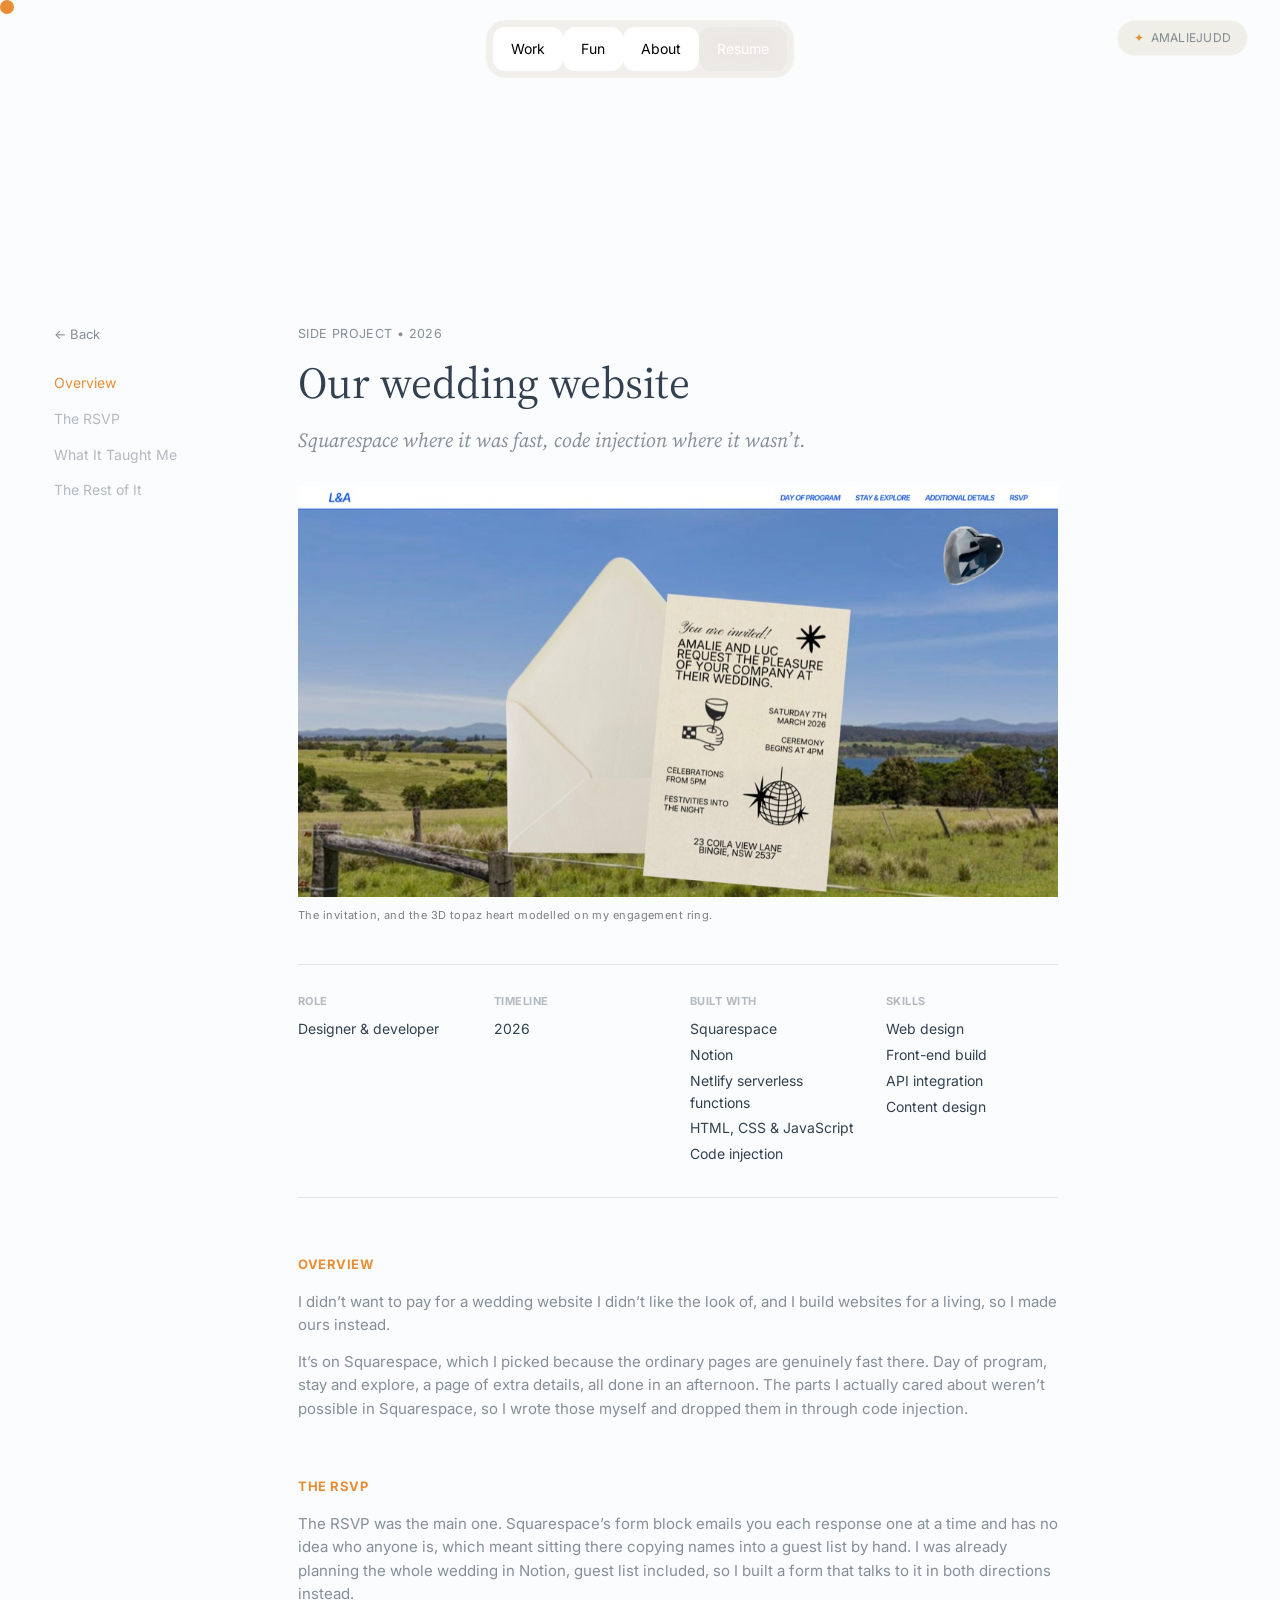
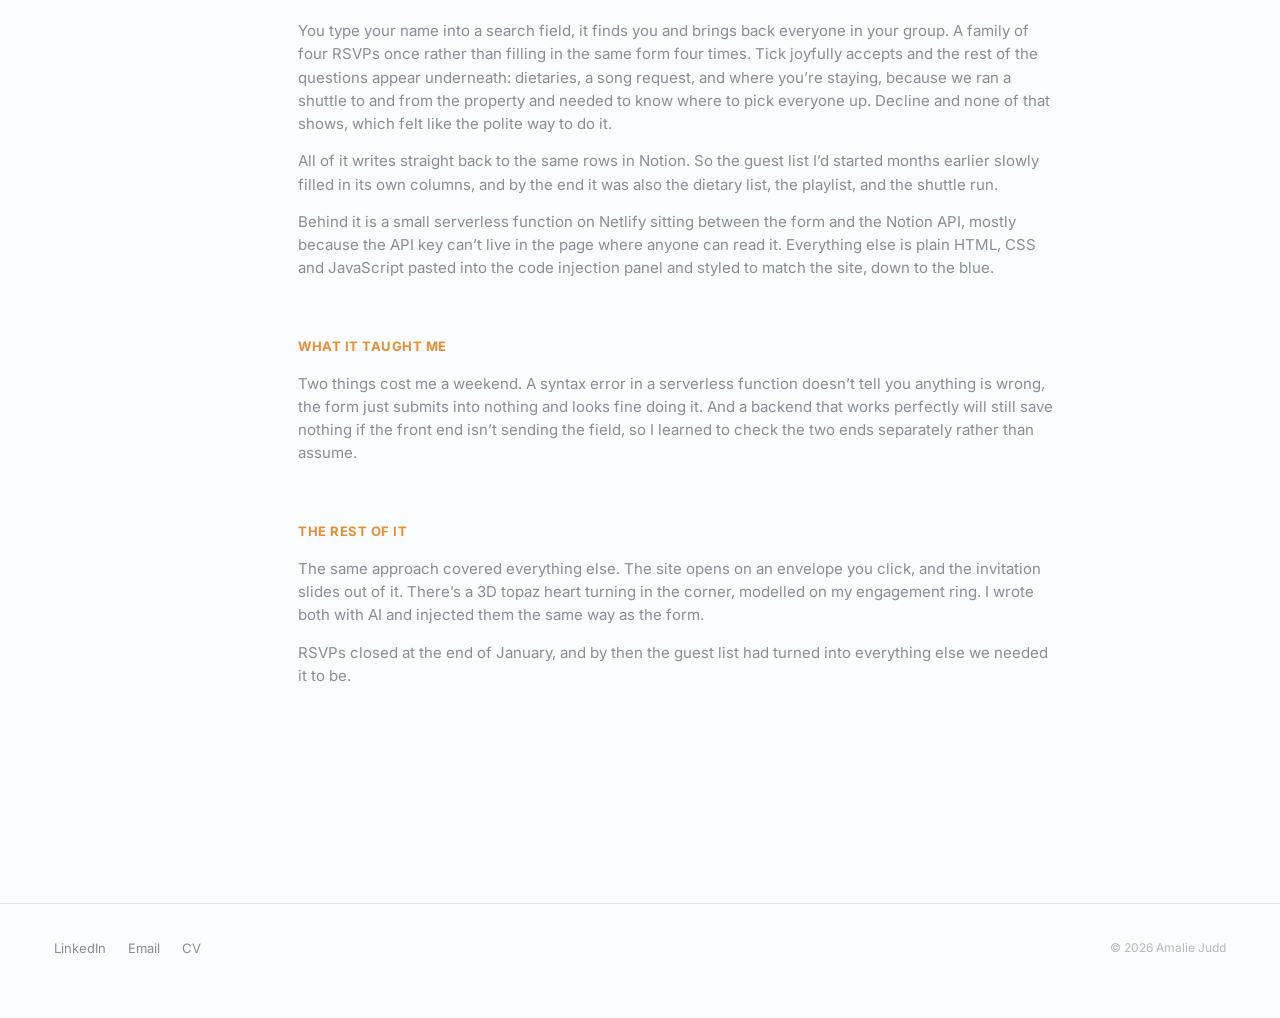
<file: portfolio-repo/projects/wedding-website.html>
<!DOCTYPE html>
<html lang="en">
<head>
<meta charset="UTF-8">
<meta name="viewport" content="width=device-width, initial-scale=1.0">
<title>Our wedding website | Amalie Judd</title>
<link rel="stylesheet" href="../styles.css">
</head>
<body>

<nav class="site-nav">
  <a href="../index.html" class="nav-item">Work</a>
  <a href="../fun.html" class="nav-item">Fun</a>
  <a href="../about.html" class="nav-item">About</a>
  <a href="../Amalie_Judd_Resume.pdf" class="nav-item nav-resume" target="_blank" rel="noopener noreferrer">Resume</a>
</nav>
<div class="status-chip"><span class="dot">✦</span> AMALIEJUDD</div>

<main class="wrap">
  <div class="case-wrap">
    <aside class="case-toc">
      <a class="back" href="../fun.html">&larr; Back</a>
      <a href="#overview">Overview</a><a href="#rsvp">The RSVP</a><a href="#learnt">What It Taught Me</a><a href="#rest">The Rest of It</a>
    </aside>
    <article class="case-main">
      <div class="case-eyebrow">SIDE PROJECT • 2026</div>
      <h1 class="case-title">Our wedding website</h1>
      <p class="case-lede">Squarespace where it was fast, code injection where it wasn&rsquo;t.</p>

      <div class="case-cover"><img src="../assets/wedding-cover.jpg" srcset="../assets/wedding-cover-640.jpg 640w, ../assets/wedding-cover-1024.jpg 1024w, ../assets/wedding-cover.jpg 1600w" sizes="(max-width: 720px) 100vw, 800px" alt="The wedding website home page with the envelope open and the invitation slid out, the 3D topaz heart turning in the top corner." loading="lazy" decoding="async"></div>
      <p class="case-caption">The invitation, and the 3D topaz heart modelled on my engagement ring.</p>

      <div class="meta-grid">
        <div>
          <h5>Role</h5>
          <p>Designer &amp; developer</p>
        </div>
        <div>
          <h5>Timeline</h5>
          <p><!-- EDIT: year -->2026</p>
        </div>
        <div>
          <h5>Built with</h5>
          <p>Squarespace</p><p>Notion</p><p>Netlify serverless functions</p><p>HTML, CSS &amp; JavaScript</p><p>Code injection</p>
        </div>
        <div>
          <h5>Skills</h5>
          <p>Web design</p><p>Front-end build</p><p>API integration</p><p>Content design</p>
        </div>
      </div>

      <section class="case-section" id="overview"><h2>Overview</h2><p>I didn&rsquo;t want to pay for a wedding website I didn&rsquo;t like the look of, and I build websites for a living, so I made ours instead.</p><p>It&rsquo;s on Squarespace, which I picked because the ordinary pages are genuinely fast there. Day of program, stay and explore, a page of extra details, all done in an afternoon. The parts I actually cared about weren&rsquo;t possible in Squarespace, so I wrote those myself and dropped them in through code injection.</p></section><section class="case-section" id="rsvp"><h2>The RSVP</h2><p>The RSVP was the main one. Squarespace&rsquo;s form block emails you each response one at a time and has no idea who anyone is, which meant sitting there copying names into a guest list by hand. I was already planning the whole wedding in Notion, guest list included, so I built a form that talks to it in both directions instead.</p><p>You type your name into a search field, it finds you and brings back everyone in your group. A family of four RSVPs once rather than filling in the same form four times. Tick joyfully accepts and the rest of the questions appear underneath: dietaries, a song request, and where you&rsquo;re staying, because we ran a shuttle to and from the property and needed to know where to pick everyone up. Decline and none of that shows, which felt like the polite way to do it.</p><!-- EDIT: IMAGE 5 — group state before anyone has answered: both cards with just the radio buttons and the Submit button --><!-- EDIT: IMAGE 4 — The group state of the RSVP form, both guest cards expanded with the conditional fields showing. Replace the placeholder div with:
           <img src="../assets/wedding-4.jpg" alt="The group state of the RSVP form, both guest cards expanded with the conditional fields showing" loading="lazy" decoding="async"> --><p>All of it writes straight back to the same rows in Notion. So the guest list I&rsquo;d started months earlier slowly filled in its own columns, and by the end it was also the dietary list, the playlist, and the shuttle run.</p><p>Behind it is a small serverless function on Netlify sitting between the form and the Notion API, mostly because the API key can&rsquo;t live in the page where anyone can read it. Everything else is plain HTML, CSS and JavaScript pasted into the code injection panel and styled to match the site, down to the blue.</p></section><section class="case-section" id="learnt"><h2>What It Taught Me</h2><p>Two things cost me a weekend. A syntax error in a serverless function doesn&rsquo;t tell you anything is wrong, the form just submits into nothing and looks fine doing it. And a backend that works perfectly will still save nothing if the front end isn&rsquo;t sending the field, so I learned to check the two ends separately rather than assume.</p></section><section class="case-section" id="rest"><h2>The Rest of It</h2><p>The same approach covered everything else. The site opens on an envelope you click, and the invitation slides out of it. There&rsquo;s a 3D topaz heart turning in the corner, modelled on my engagement ring. I wrote both with AI and injected them the same way as the form.</p><p>RSVPs closed at the end of January, and by then the guest list had turned into everything else we needed it to be.</p><!-- EDIT: IMAGE 6 — the thank-you state after submitting --></section>
    </article>
  </div>
</main>

<footer class="site-footer">
  <div class="wrap">
    <div class="footer-links">
      <a href="https://www.linkedin.com/in/amalie-judd-a41129177/" target="_blank" rel="noopener noreferrer">LinkedIn</a>
      <a href="mailto:amaliejudd@outlook.com">Email</a>
      <a href="../Amalie_Judd_Resume.pdf">CV</a>
    </div>
    <div class="footer-note">© 2026 Amalie Judd</div>
  </div>
</footer>

<script src="../script.js"></script>
</body>
</html>
</file>
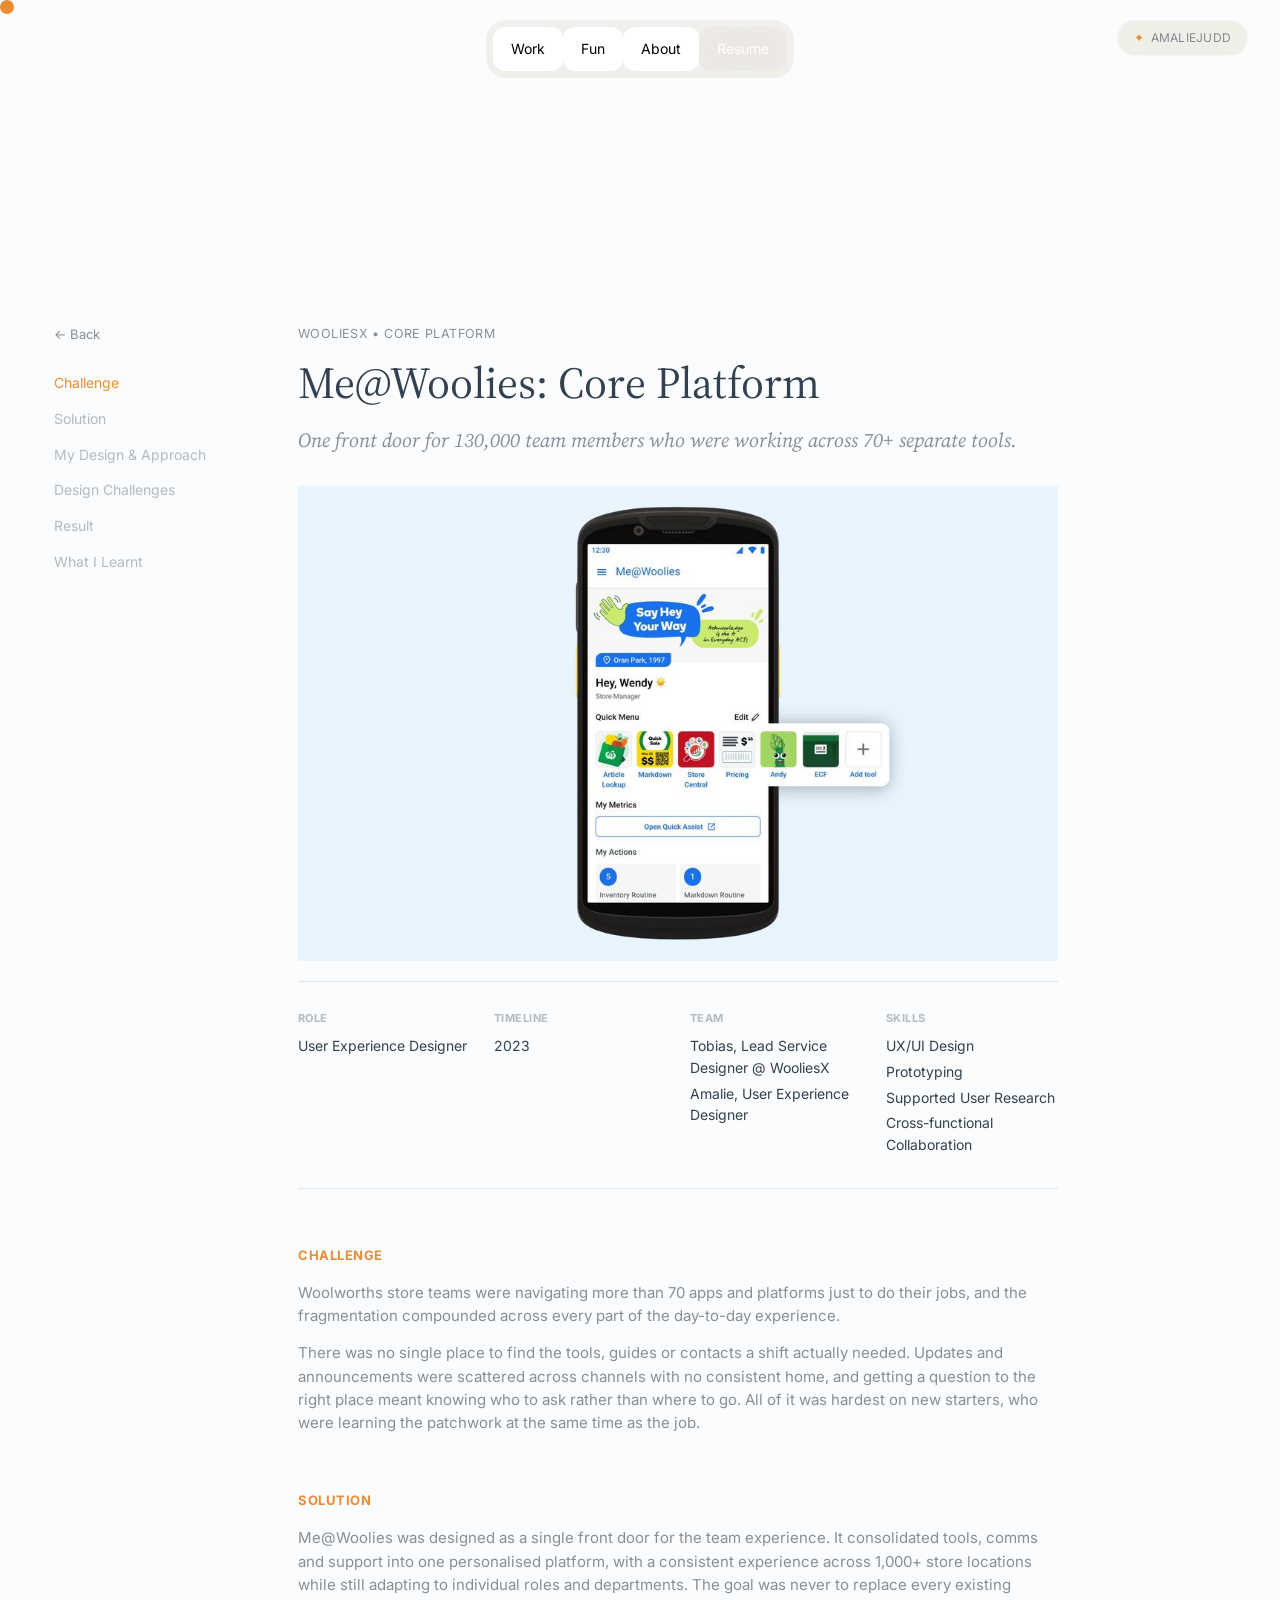
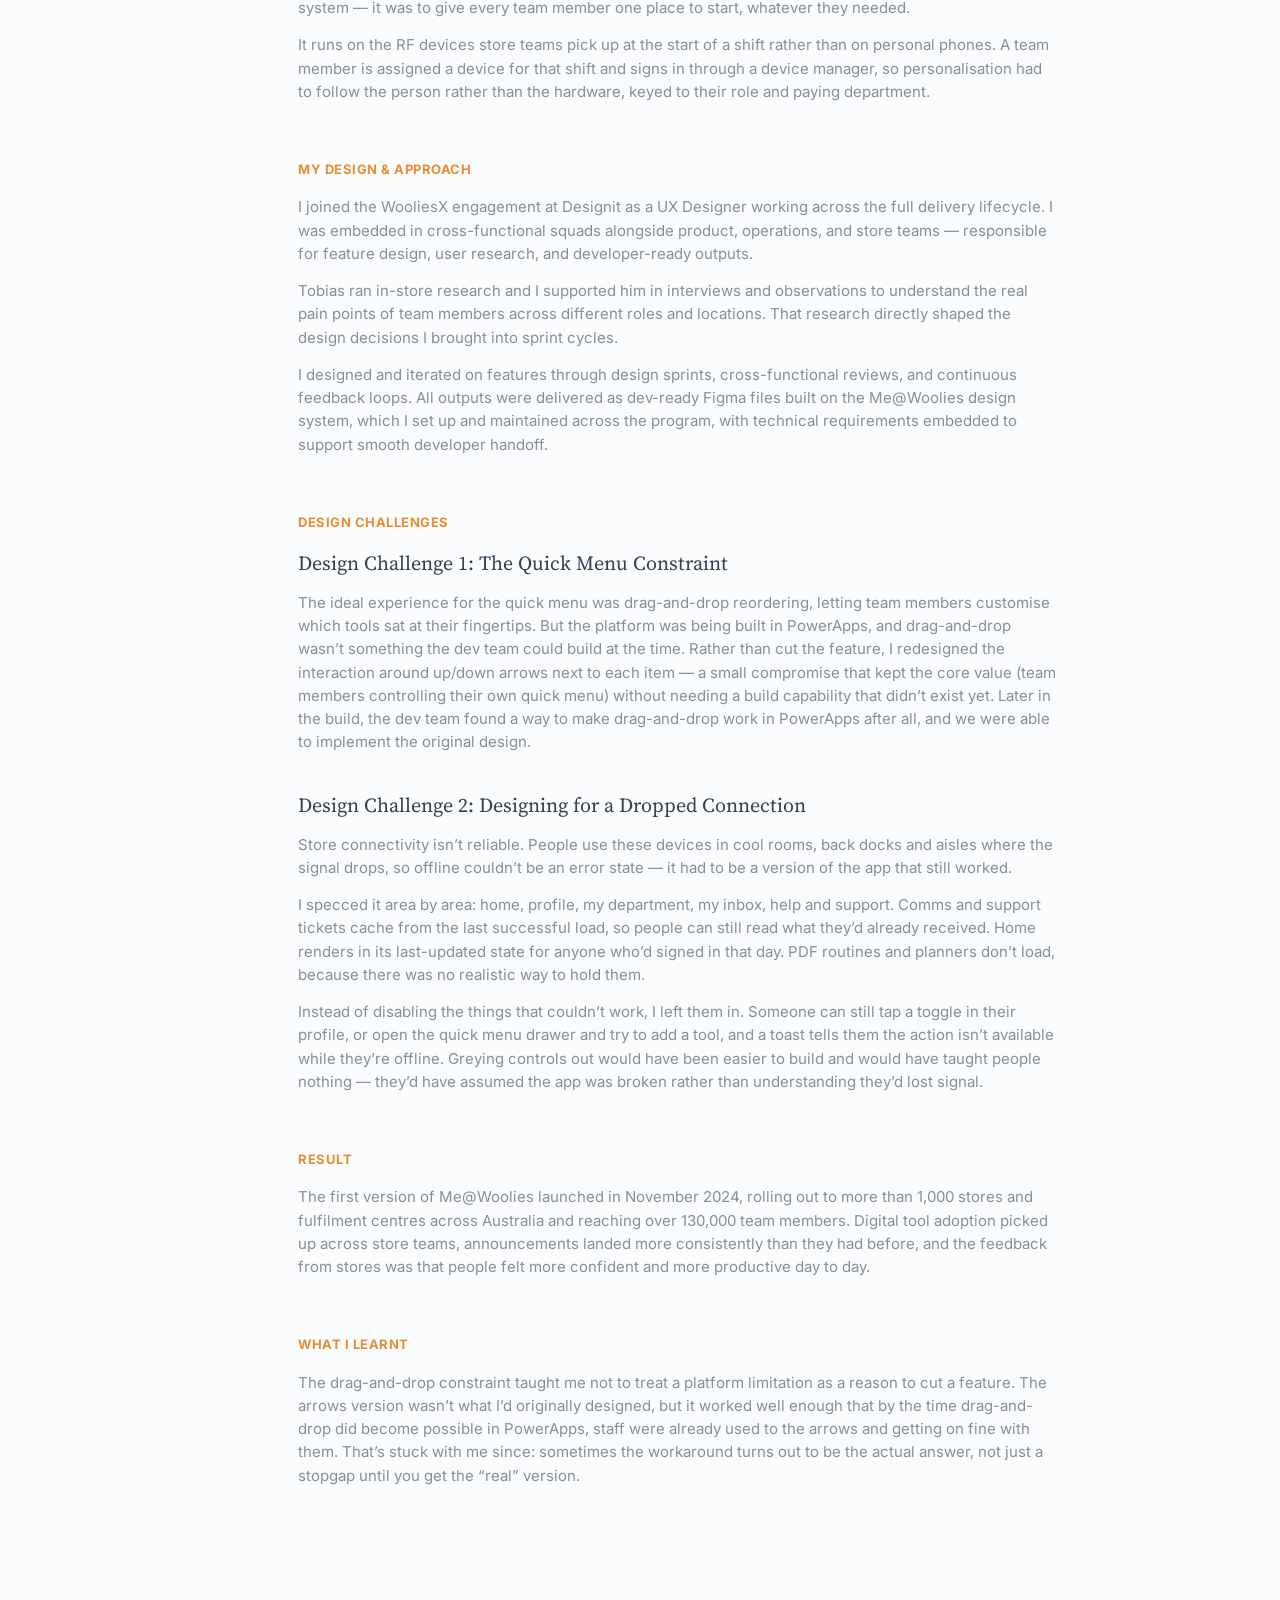
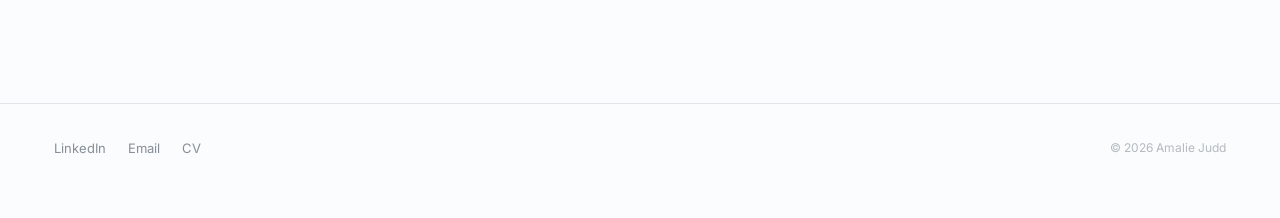
<file: portfolio-repo/projects/woolies-core.html>
<!DOCTYPE html>
<html lang="en">
<head>
<meta charset="UTF-8">
<meta name="viewport" content="width=device-width, initial-scale=1.0">
<title>Me@Woolies: Core Platform | Amalie Judd</title>
<link rel="stylesheet" href="../styles.css">
</head>
<body>

<nav class="site-nav">
  <a href="../index.html" class="nav-item">Work</a>
  <a href="../fun.html" class="nav-item">Fun</a>
  <a href="../about.html" class="nav-item">About</a>
  <a href="../Amalie_Judd_Resume.pdf" class="nav-item nav-resume" target="_blank" rel="noopener noreferrer">Resume</a>
</nav>
<div class="status-chip"><span class="dot">✦</span> AMALIEJUDD</div>

<main class="wrap">
  <div class="case-wrap">
    <aside class="case-toc">
      <a class="back" href="../index.html">&larr; Back</a>
      <a href="#challenge">Challenge</a><a href="#solution">Solution</a><a href="#approach">My Design &amp; Approach</a><a href="#designchallenges">Design Challenges</a><a href="#benefits">Result</a><a href="#learnt">What I Learnt</a>
    </aside>
    <article class="case-main">
      <div class="case-eyebrow">WOOLIESX • CORE PLATFORM</div>
      <h1 class="case-title">Me@Woolies: Core Platform</h1>
      <p class="case-lede">One front door for 130,000 team members who were working across 70+ separate tools.</p>

      <div class="case-cover"><img src="../assets/woolies-platform.jpg" srcset="../assets/woolies-platform-640.jpg 640w, ../assets/woolies-platform-1024.jpg 1024w, ../assets/woolies-platform-1600.jpg 1600w, ../assets/woolies-platform.jpg 2048w" sizes="(max-width: 720px) 100vw, 800px" alt="The Me@Woolies home screen on a handheld device, with the quick menu of tools expanded." loading="lazy" decoding="async"></div>

      <div class="meta-grid">
        <div>
          <h5>Role</h5>
          <p>User Experience Designer</p>
        </div>
        <div>
          <h5>Timeline</h5>
          <p>2023</p>
        </div>
        <div>
          <h5>Team</h5>
          <p>Tobias, Lead Service Designer @ WooliesX</p><p>Amalie, User Experience Designer</p>
        </div>
        <div>
          <h5>Skills</h5>
          <p>UX/UI Design</p><p>Prototyping</p><p>Supported User Research</p><p>Cross-functional Collaboration</p>
        </div>
      </div>

      <section class="case-section" id="challenge"><h2>Challenge</h2><p>Woolworths store teams were navigating more than 70 apps and platforms just to do their jobs, and the fragmentation compounded across every part of the day-to-day experience.</p><p>There was no single place to find the tools, guides or contacts a shift actually needed. Updates and announcements were scattered across channels with no consistent home, and getting a question to the right place meant knowing who to ask rather than where to go. All of it was hardest on new starters, who were learning the patchwork at the same time as the job.</p></section><section class="case-section" id="solution"><h2>Solution</h2><p>Me@Woolies was designed as a single front door for the team experience. It consolidated tools, comms and support into one personalised platform, with a consistent experience across 1,000+ store locations while still adapting to individual roles and departments. The goal was never to replace every existing system &mdash; it was to give every team member one place to start, whatever they needed.</p><p>It runs on the RF devices store teams pick up at the start of a shift rather than on personal phones. A team member is assigned a device for that shift and signs in through a device manager, so personalisation had to follow the person rather than the hardware, keyed to their role and paying department.</p></section><section class="case-section" id="approach"><h2>My Design &amp; Approach</h2><p>I joined the WooliesX engagement at Designit as a UX Designer working across the full delivery lifecycle. I was embedded in cross-functional squads alongside product, operations, and store teams — responsible for feature design, user research, and developer-ready outputs.</p><p>Tobias ran in-store research and I supported him in interviews and observations to understand the real pain points of team members across different roles and locations. That research directly shaped the design decisions I brought into sprint cycles.</p><p>I designed and iterated on features through design sprints, cross-functional reviews, and continuous feedback loops. All outputs were delivered as dev-ready Figma files built on the Me@Woolies design system, which I set up and maintained across the program, with technical requirements embedded to support smooth developer handoff.</p></section><section class="case-section" id="designchallenges"><h2>Design Challenges</h2><div class="design-challenge"><h3>Design Challenge 1: The Quick Menu Constraint</h3><p>The ideal experience for the quick menu was drag-and-drop reordering, letting team members customise which tools sat at their fingertips. But the platform was being built in PowerApps, and drag-and-drop wasn’t something the dev team could build at the time. Rather than cut the feature, I redesigned the interaction around up/down arrows next to each item — a small compromise that kept the core value (team members controlling their own quick menu) without needing a build capability that didn’t exist yet. Later in the build, the dev team found a way to make drag-and-drop work in PowerApps after all, and we were able to implement the original design.</p></div><div class="design-challenge"><h3>Design Challenge 2: Designing for a Dropped Connection</h3><p>Store connectivity isn&rsquo;t reliable. People use these devices in cool rooms, back docks and aisles where the signal drops, so offline couldn&rsquo;t be an error state &mdash; it had to be a version of the app that still worked.</p><p>I specced it area by area: home, profile, my department, my inbox, help and support. Comms and support tickets cache from the last successful load, so people can still read what they&rsquo;d already received. Home renders in its last-updated state for anyone who&rsquo;d signed in that day. PDF routines and planners don&rsquo;t load, because there was no realistic way to hold them.</p><p>Instead of disabling the things that couldn&rsquo;t work, I left them in. Someone can still tap a toggle in their profile, or open the quick menu drawer and try to add a tool, and a toast tells them the action isn&rsquo;t available while they&rsquo;re offline. Greying controls out would have been easier to build and would have taught people nothing &mdash; they&rsquo;d have assumed the app was broken rather than understanding they&rsquo;d lost signal.</p></div></section><section class="case-section" id="benefits"><h2>Result</h2><p>The first version of Me@Woolies launched in November 2024, rolling out to more than 1,000 stores and fulfilment centres across Australia and reaching over 130,000 team members. Digital tool adoption picked up across store teams, announcements landed more consistently than they had before, and the feedback from stores was that people felt more confident and more productive day to day.</p></section><section class="case-section" id="learnt"><h2>What I Learnt</h2><p>The drag-and-drop constraint taught me not to treat a platform limitation as a reason to cut a feature. The arrows version wasn’t what I’d originally designed, but it worked well enough that by the time drag-and-drop did become possible in PowerApps, staff were already used to the arrows and getting on fine with them. That’s stuck with me since: sometimes the workaround turns out to be the actual answer, not just a stopgap until you get the “real” version.</p></section>
    </article>
  </div>
</main>

<footer class="site-footer">
  <div class="wrap">
    <div class="footer-links">
      <a href="https://www.linkedin.com/in/amalie-judd-a41129177/" target="_blank" rel="noopener noreferrer">LinkedIn</a>
      <a href="mailto:amaliejudd@outlook.com">Email</a>
      <a href="../Amalie_Judd_Resume.pdf">CV</a>
    </div>
    <div class="footer-note">© 2026 Amalie Judd</div>
  </div>
</footer>

<script src="../script.js"></script>
</body>
</html>
</file>
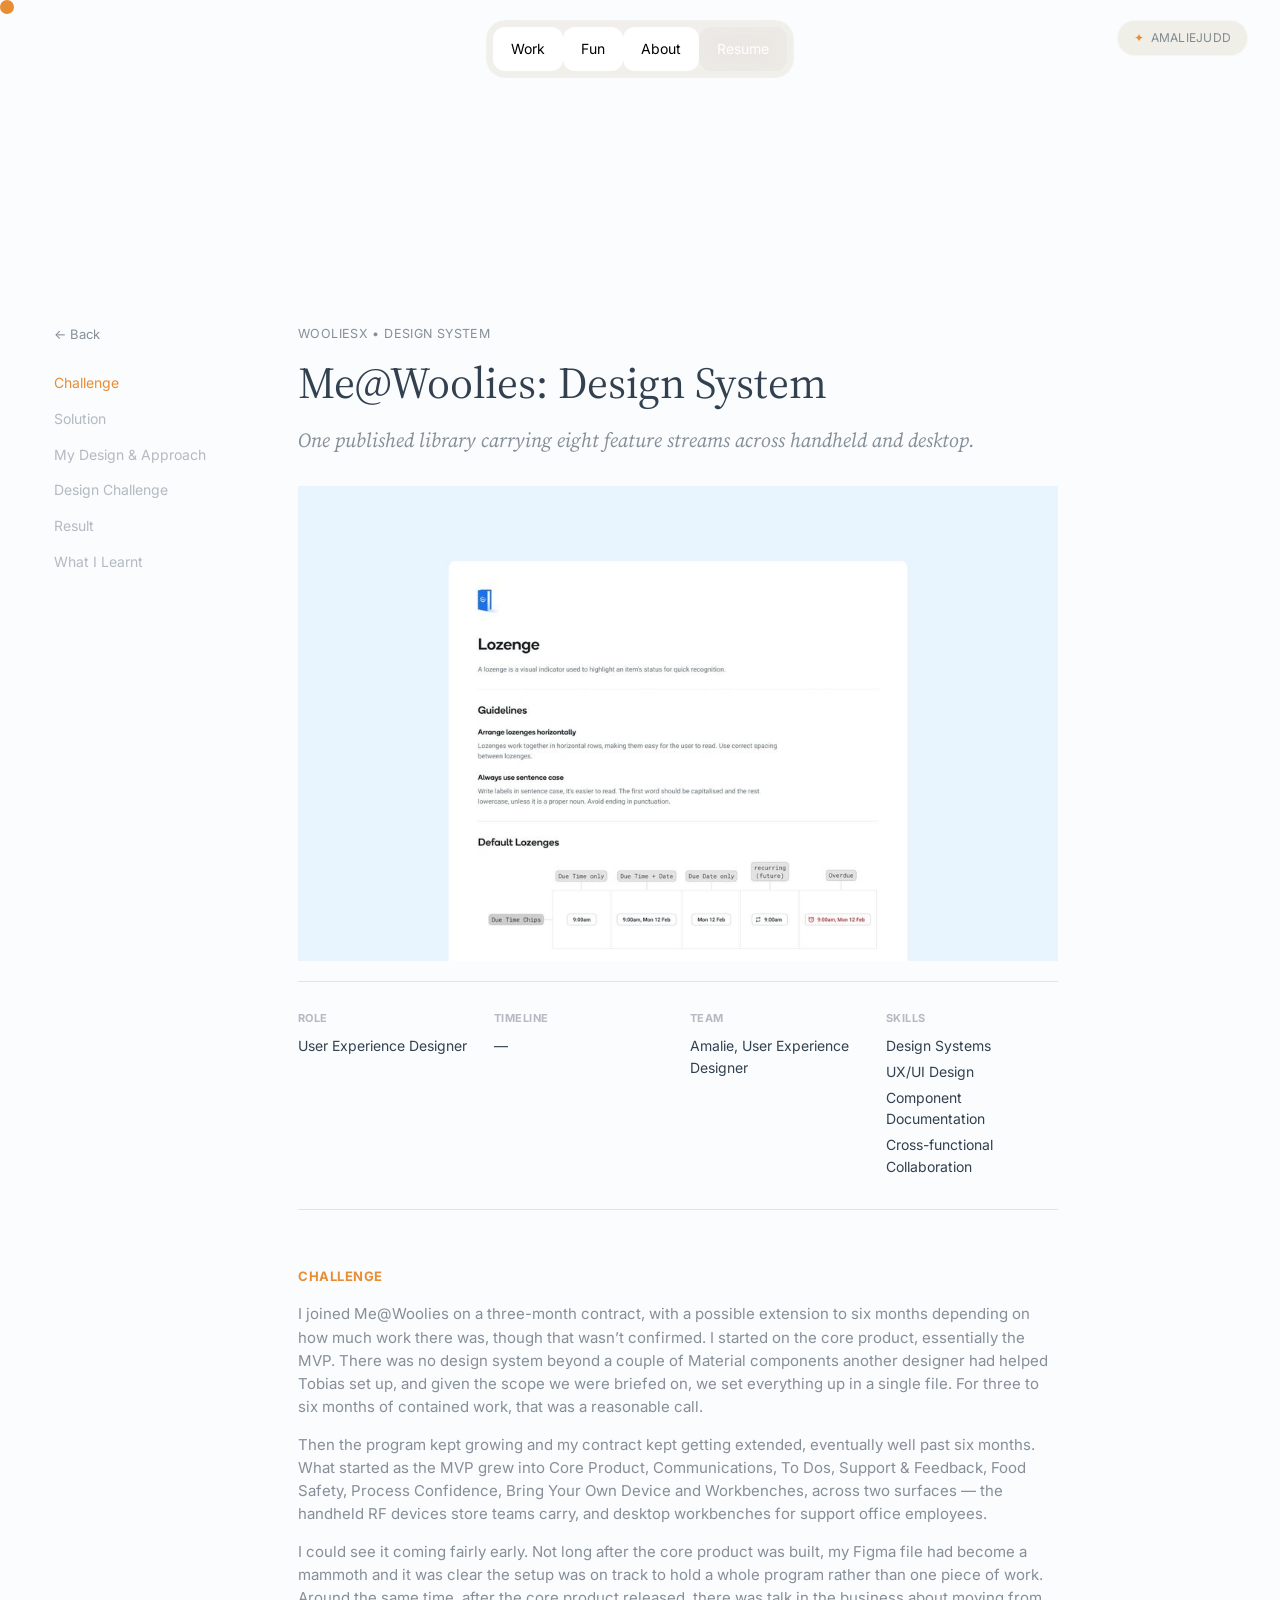
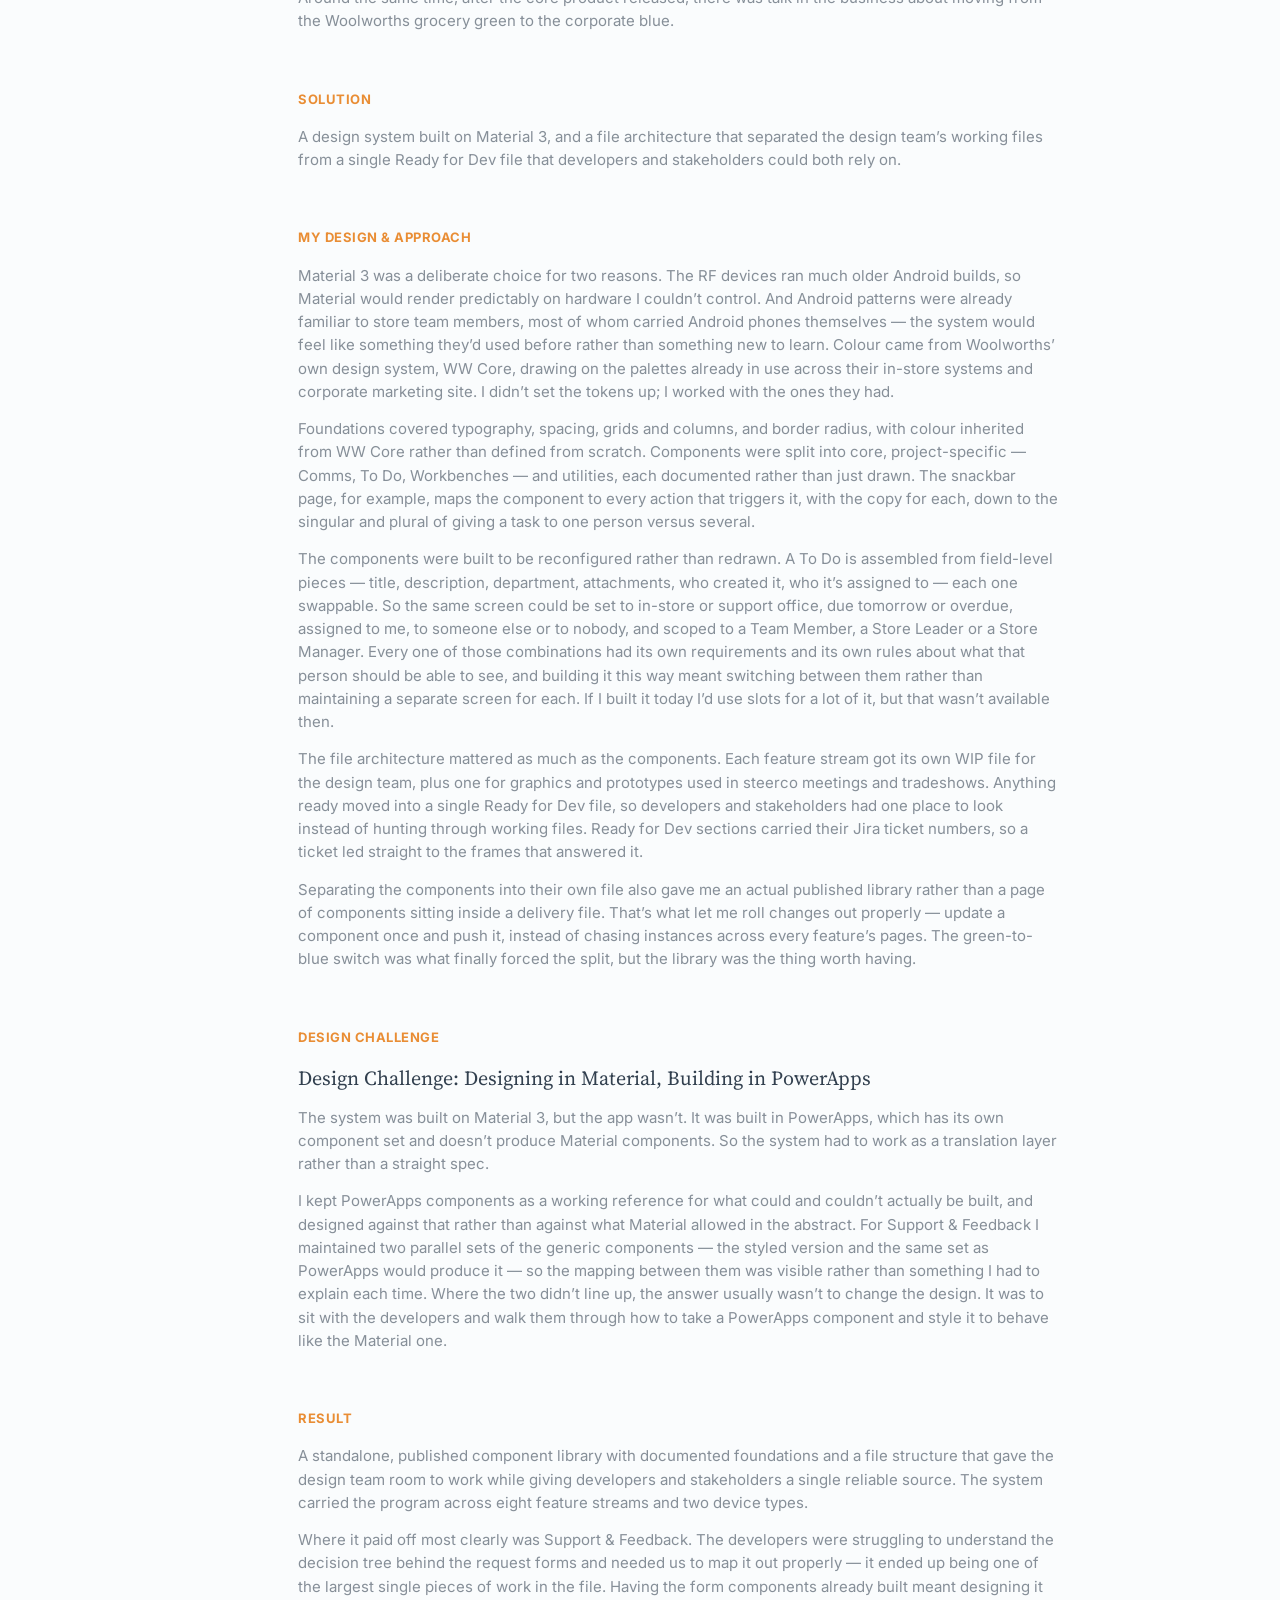
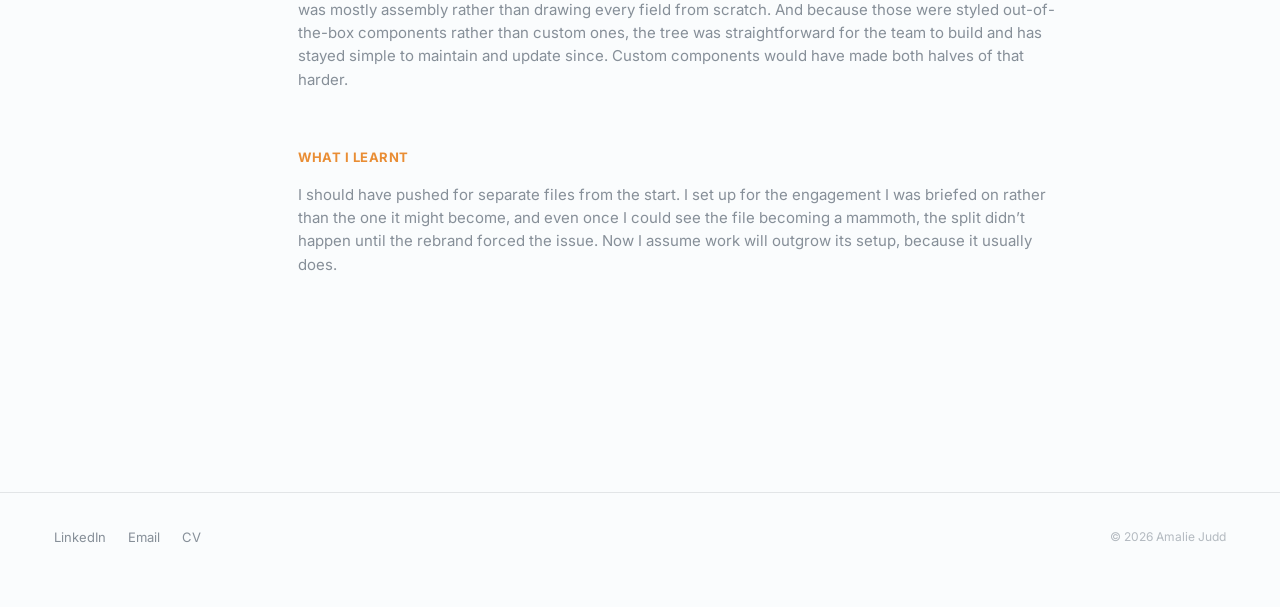
<file: portfolio-repo/projects/woolies-design-system.html>
<!DOCTYPE html>
<html lang="en">
<head>
<meta charset="UTF-8">
<meta name="viewport" content="width=device-width, initial-scale=1.0">
<title>Me@Woolies: Design System | Amalie Judd</title>
<link rel="stylesheet" href="../styles.css">
</head>
<body>

<nav class="site-nav">
  <a href="../index.html" class="nav-item">Work</a>
  <a href="../fun.html" class="nav-item">Fun</a>
  <a href="../about.html" class="nav-item">About</a>
  <a href="../Amalie_Judd_Resume.pdf" class="nav-item nav-resume" target="_blank" rel="noopener noreferrer">Resume</a>
</nav>
<div class="status-chip"><span class="dot">✦</span> AMALIEJUDD</div>

<main class="wrap">
  <div class="case-wrap">
    <aside class="case-toc">
      <a class="back" href="../index.html">&larr; Back</a>
      <a href="#challenge">Challenge</a><a href="#solution">Solution</a><a href="#approach">My Design &amp; Approach</a><a href="#designchallenges">Design Challenge</a><a href="#benefits">Result</a><a href="#learnt">What I Learnt</a>
    </aside>
    <article class="case-main">
      <div class="case-eyebrow">WOOLIESX • DESIGN SYSTEM</div>
      <h1 class="case-title">Me@Woolies: Design System</h1>
      <p class="case-lede">One published library carrying eight feature streams across handheld and desktop.</p>

      <div class="case-cover"><img src="../assets/woolies-design-system-hero.jpg" srcset="../assets/woolies-design-system-hero-640.jpg 640w, ../assets/woolies-design-system-hero-1024.jpg 1024w, ../assets/woolies-design-system-hero-1600.jpg 1600w, ../assets/woolies-design-system-hero.jpg 2048w" sizes="(max-width: 720px) 100vw, 800px" alt="The Lozenge page from the Me@Woolies design system documentation, with guidelines and the default due time lozenges." loading="lazy" decoding="async"></div>


      <div class="meta-grid">
        <div>
          <h5>Role</h5>
          <p>User Experience Designer</p>
        </div>
        <div>
          <h5>Timeline</h5>
          <p>—</p>
        </div>
        <div>
          <h5>Team</h5>
          <p>Amalie, User Experience Designer</p>
        </div>
        <div>
          <h5>Skills</h5>
          <p>Design Systems</p><p>UX/UI Design</p><p>Component Documentation</p><p>Cross-functional Collaboration</p>
        </div>
      </div>

      <section class="case-section" id="challenge"><h2>Challenge</h2><p>I joined Me@Woolies on a three-month contract, with a possible extension to six months depending on how much work there was, though that wasn&rsquo;t confirmed. I started on the core product, essentially the MVP. There was no design system beyond a couple of Material components another designer had helped Tobias set up, and given the scope we were briefed on, we set everything up in a single file. For three to six months of contained work, that was a reasonable call.</p><p>Then the program kept growing and my contract kept getting extended, eventually well past six months. What started as the MVP grew into Core Product, Communications, To Dos, Support &amp; Feedback, Food Safety, Process Confidence, Bring Your Own Device and Workbenches, across two surfaces &mdash; the handheld RF devices store teams carry, and desktop workbenches for support office employees.</p><p>I could see it coming fairly early. Not long after the core product was built, my Figma file had become a mammoth and it was clear the setup was on track to hold a whole program rather than one piece of work. Around the same time, after the core product released, there was talk in the business about moving from the Woolworths grocery green to the corporate blue.</p></section><section class="case-section" id="solution"><h2>Solution</h2><p>A design system built on Material 3, and a file architecture that separated the design team&rsquo;s working files from a single Ready for Dev file that developers and stakeholders could both rely on.</p></section><section class="case-section" id="approach"><h2>My Design &amp; Approach</h2><p>Material 3 was a deliberate choice for two reasons. The RF devices ran much older Android builds, so Material would render predictably on hardware I couldn&rsquo;t control. And Android patterns were already familiar to store team members, most of whom carried Android phones themselves &mdash; the system would feel like something they&rsquo;d used before rather than something new to learn. Colour came from Woolworths&rsquo; own design system, WW Core, drawing on the palettes already in use across their in-store systems and corporate marketing site. I didn&rsquo;t set the tokens up; I worked with the ones they had.</p><p>Foundations covered typography, spacing, grids and columns, and border radius, with colour inherited from WW Core rather than defined from scratch. Components were split into core, project-specific &mdash; Comms, To Do, Workbenches &mdash; and utilities, each documented rather than just drawn. The snackbar page, for example, maps the component to every action that triggers it, with the copy for each, down to the singular and plural of giving a task to one person versus several.</p><p>The components were built to be reconfigured rather than redrawn. A To Do is assembled from field-level pieces &mdash; title, description, department, attachments, who created it, who it&rsquo;s assigned to &mdash; each one swappable. So the same screen could be set to in-store or support office, due tomorrow or overdue, assigned to me, to someone else or to nobody, and scoped to a Team Member, a Store Leader or a Store Manager. Every one of those combinations had its own requirements and its own rules about what that person should be able to see, and building it this way meant switching between them rather than maintaining a separate screen for each. If I built it today I&rsquo;d use slots for a lot of it, but that wasn&rsquo;t available then.</p><p>The file architecture mattered as much as the components. Each feature stream got its own WIP file for the design team, plus one for graphics and prototypes used in steerco meetings and tradeshows. Anything ready moved into a single Ready for Dev file, so developers and stakeholders had one place to look instead of hunting through working files. Ready for Dev sections carried their Jira ticket numbers, so a ticket led straight to the frames that answered it.</p><p>Separating the components into their own file also gave me an actual published library rather than a page of components sitting inside a delivery file. That&rsquo;s what let me roll changes out properly &mdash; update a component once and push it, instead of chasing instances across every feature&rsquo;s pages. The green-to-blue switch was what finally forced the split, but the library was the thing worth having.</p></section><section class="case-section" id="designchallenges"><h2>Design Challenge</h2><div class="design-challenge"><h3>Design Challenge: Designing in Material, Building in PowerApps</h3><p>The system was built on Material 3, but the app wasn&rsquo;t. It was built in PowerApps, which has its own component set and doesn&rsquo;t produce Material components. So the system had to work as a translation layer rather than a straight spec.</p><p>I kept PowerApps components as a working reference for what could and couldn&rsquo;t actually be built, and designed against that rather than against what Material allowed in the abstract. For Support &amp; Feedback I maintained two parallel sets of the generic components &mdash; the styled version and the same set as PowerApps would produce it &mdash; so the mapping between them was visible rather than something I had to explain each time. Where the two didn&rsquo;t line up, the answer usually wasn&rsquo;t to change the design. It was to sit with the developers and walk them through how to take a PowerApps component and style it to behave like the Material one.</p></div></section><section class="case-section" id="benefits"><h2>Result</h2><p>A standalone, published component library with documented foundations and a file structure that gave the design team room to work while giving developers and stakeholders a single reliable source. The system carried the program across eight feature streams and two device types.</p><p>Where it paid off most clearly was Support &amp; Feedback. The developers were struggling to understand the decision tree behind the request forms and needed us to map it out properly &mdash; it ended up being one of the largest single pieces of work in the file. Having the form components already built meant designing it was mostly assembly rather than drawing every field from scratch. And because those were styled out-of-the-box components rather than custom ones, the tree was straightforward for the team to build and has stayed simple to maintain and update since. Custom components would have made both halves of that harder.</p></section><section class="case-section" id="learnt"><h2>What I Learnt</h2><p>I should have pushed for separate files from the start. I set up for the engagement I was briefed on rather than the one it might become, and even once I could see the file becoming a mammoth, the split didn&rsquo;t happen until the rebrand forced the issue. Now I assume work will outgrow its setup, because it usually does.</p></section>
    </article>
  </div>
</main>

<footer class="site-footer">
  <div class="wrap">
    <div class="footer-links">
      <a href="https://www.linkedin.com/in/amalie-judd-a41129177/" target="_blank" rel="noopener noreferrer">LinkedIn</a>
      <a href="mailto:amaliejudd@outlook.com">Email</a>
      <a href="../Amalie_Judd_Resume.pdf">CV</a>
    </div>
    <div class="footer-note">© 2026 Amalie Judd</div>
  </div>
</footer>

<script src="../script.js"></script>
</body>
</html>
</file>
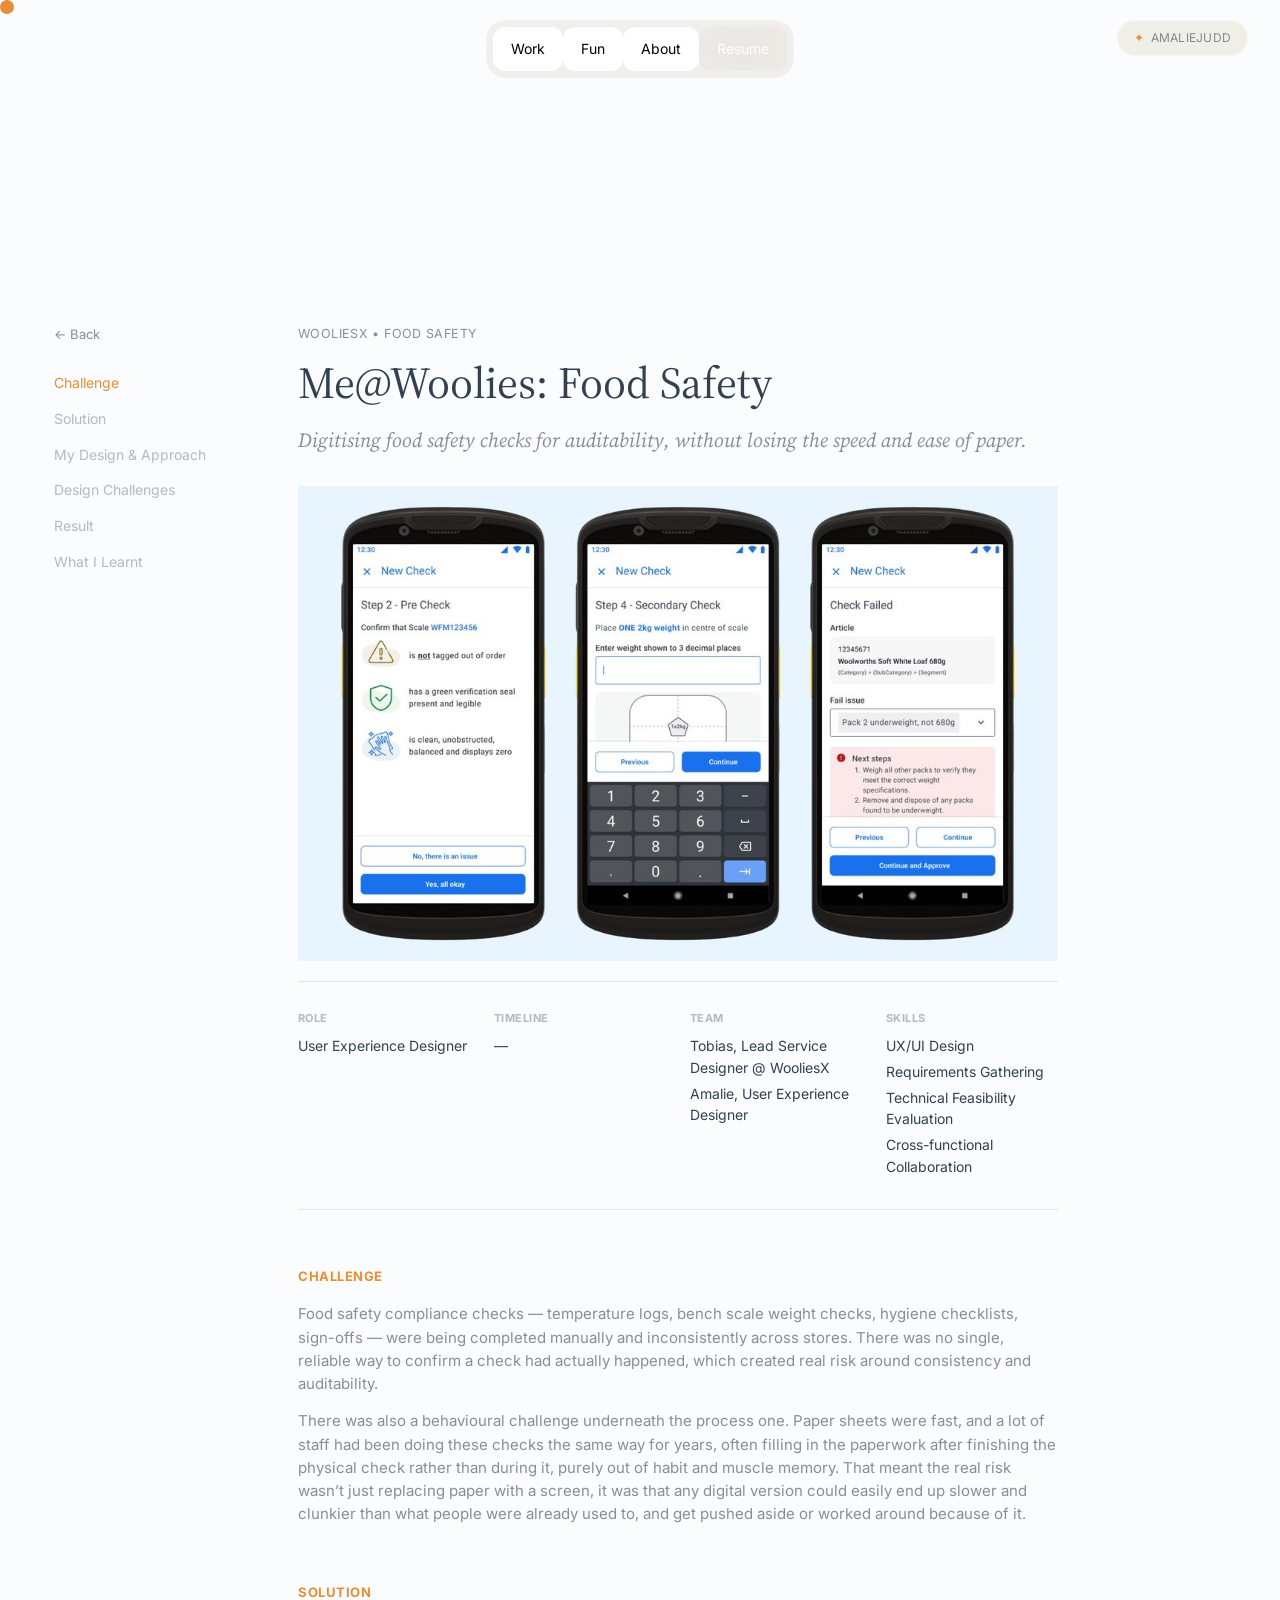
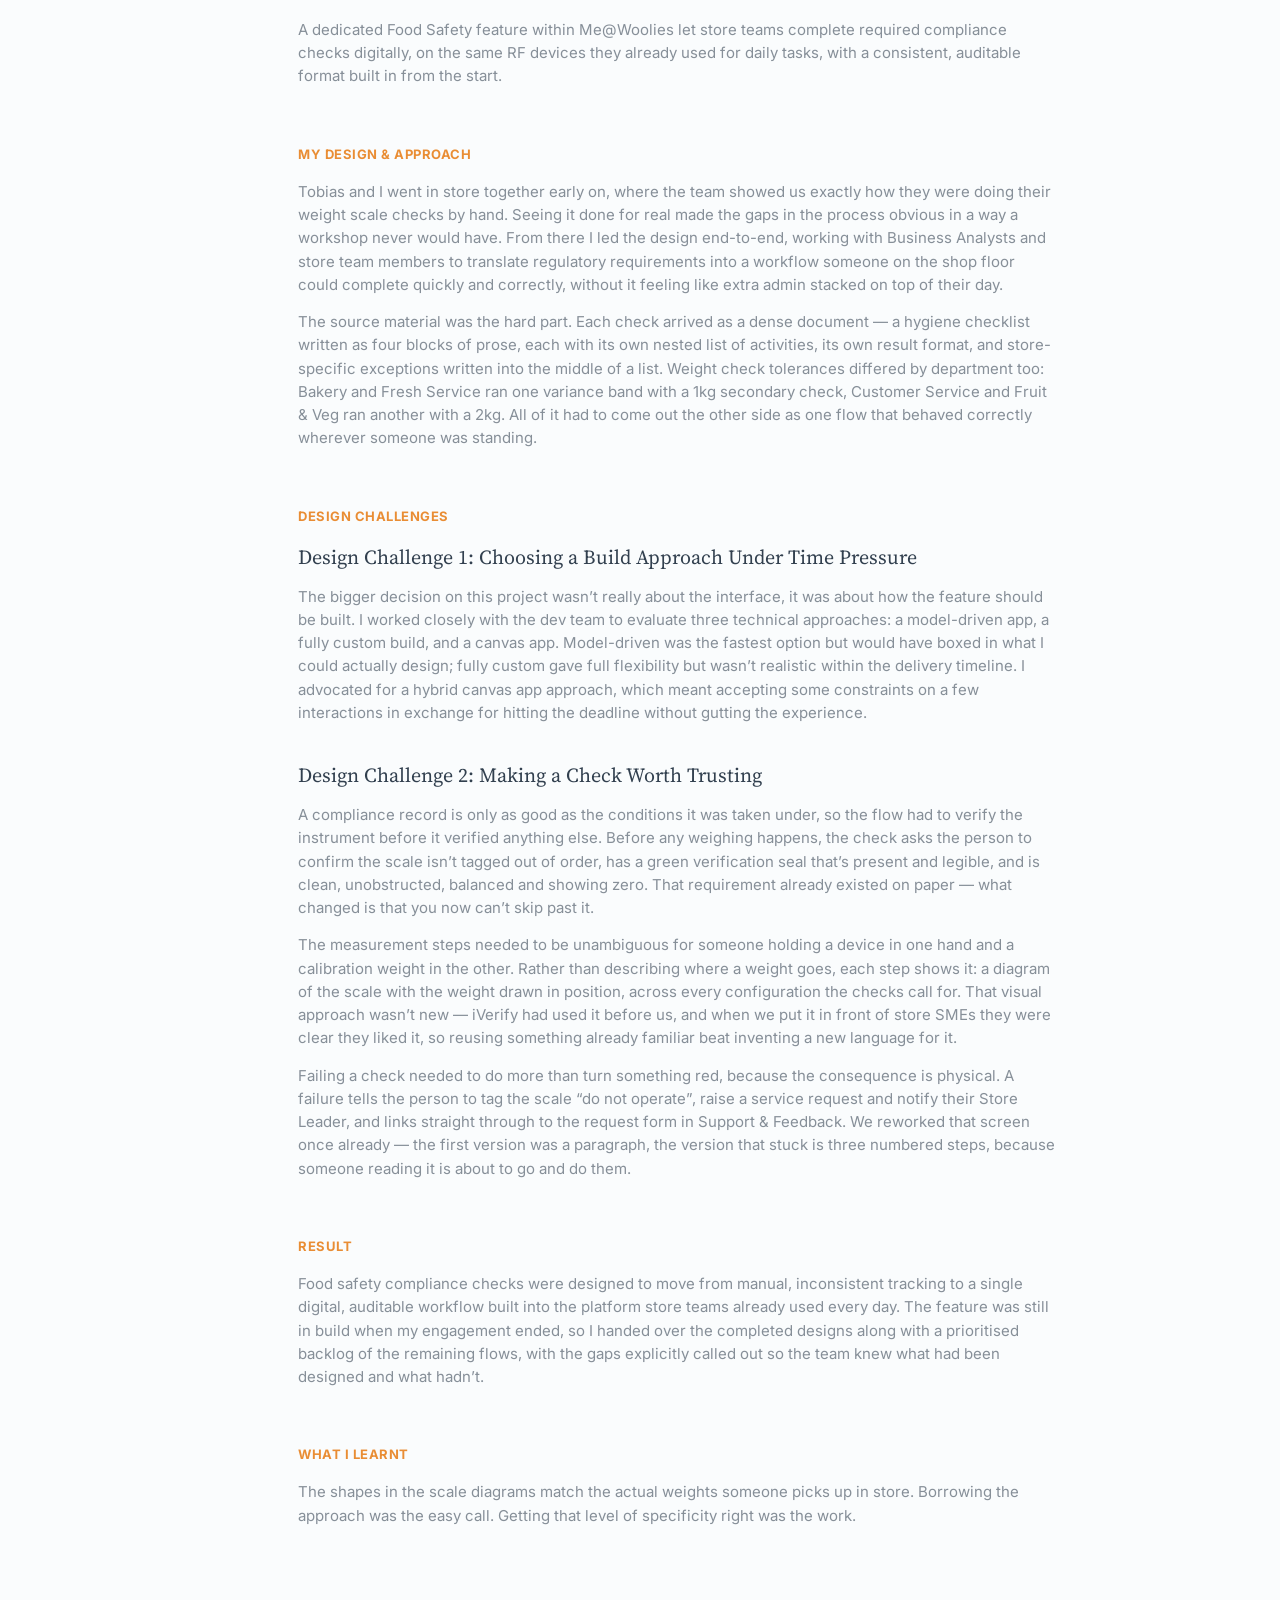
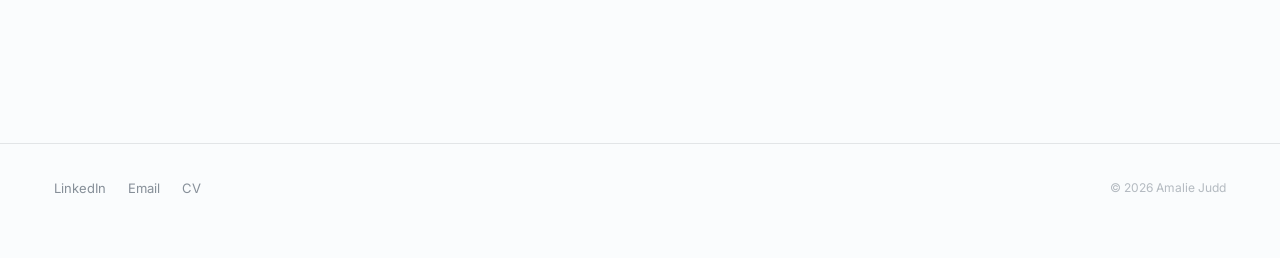
<file: portfolio-repo/projects/woolies-food-safety.html>
<!DOCTYPE html>
<html lang="en">
<head>
<meta charset="UTF-8">
<meta name="viewport" content="width=device-width, initial-scale=1.0">
<title>Me@Woolies: Food Safety | Amalie Judd</title>
<link rel="stylesheet" href="../styles.css">
</head>
<body>

<nav class="site-nav">
  <a href="../index.html" class="nav-item">Work</a>
  <a href="../fun.html" class="nav-item">Fun</a>
  <a href="../about.html" class="nav-item">About</a>
  <a href="../Amalie_Judd_Resume.pdf" class="nav-item nav-resume" target="_blank" rel="noopener noreferrer">Resume</a>
</nav>
<div class="status-chip"><span class="dot">✦</span> AMALIEJUDD</div>

<main class="wrap">
  <div class="case-wrap">
    <aside class="case-toc">
      <a class="back" href="../index.html">&larr; Back</a>
      <a href="#challenge">Challenge</a><a href="#solution">Solution</a><a href="#approach">My Design &amp; Approach</a><a href="#designchallenges">Design Challenges</a><a href="#benefits">Result</a><a href="#learnt">What I Learnt</a>
    </aside>
    <article class="case-main">
      <div class="case-eyebrow">WOOLIESX • FOOD SAFETY</div>
      <h1 class="case-title">Me@Woolies: Food Safety</h1>
      <p class="case-lede">Digitising food safety checks for auditability, without losing the speed and ease of paper.</p>

      <div class="case-cover"><img src="../assets/woolies-food-safety-hero.jpg" srcset="../assets/woolies-food-safety-hero-640.jpg 640w, ../assets/woolies-food-safety-hero-1024.jpg 1024w, ../assets/woolies-food-safety-hero-1600.jpg 1600w, ../assets/woolies-food-safety-hero.jpg 2048w" sizes="(max-width: 720px) 100vw, 800px" alt="Three Food Safety screens on the handheld device: the pre-check, a weighing step with a scale diagram, and a failed check." loading="lazy" decoding="async"></div>


      <div class="meta-grid">
        <div>
          <h5>Role</h5>
          <p>User Experience Designer</p>
        </div>
        <div>
          <h5>Timeline</h5>
          <p>—</p>
        </div>
        <div>
          <h5>Team</h5>
          <p>Tobias, Lead Service Designer @ WooliesX</p><p>Amalie, User Experience Designer</p>
        </div>
        <div>
          <h5>Skills</h5>
          <p>UX/UI Design</p><p>Requirements Gathering</p><p>Technical Feasibility Evaluation</p><p>Cross-functional Collaboration</p>
        </div>
      </div>

      <section class="case-section" id="challenge"><h2>Challenge</h2><p>Food safety compliance checks — temperature logs, bench scale weight checks, hygiene checklists, sign-offs — were being completed manually and inconsistently across stores. There was no single, reliable way to confirm a check had actually happened, which created real risk around consistency and auditability.</p><p>There was also a behavioural challenge underneath the process one. Paper sheets were fast, and a lot of staff had been doing these checks the same way for years, often filling in the paperwork after finishing the physical check rather than during it, purely out of habit and muscle memory. That meant the real risk wasn’t just replacing paper with a screen, it was that any digital version could easily end up slower and clunkier than what people were already used to, and get pushed aside or worked around because of it.</p></section><section class="case-section" id="solution"><h2>Solution</h2><p>A dedicated Food Safety feature within Me@Woolies let store teams complete required compliance checks digitally, on the same RF devices they already used for daily tasks, with a consistent, auditable format built in from the start.</p></section><section class="case-section" id="approach"><h2>My Design &amp; Approach</h2><p>Tobias and I went in store together early on, where the team showed us exactly how they were doing their weight scale checks by hand. Seeing it done for real made the gaps in the process obvious in a way a workshop never would have. From there I led the design end-to-end, working with Business Analysts and store team members to translate regulatory requirements into a workflow someone on the shop floor could complete quickly and correctly, without it feeling like extra admin stacked on top of their day.</p><p>The source material was the hard part. Each check arrived as a dense document &mdash; a hygiene checklist written as four blocks of prose, each with its own nested list of activities, its own result format, and store-specific exceptions written into the middle of a list. Weight check tolerances differed by department too: Bakery and Fresh Service ran one variance band with a 1kg secondary check, Customer Service and Fruit &amp; Veg ran another with a 2kg. All of it had to come out the other side as one flow that behaved correctly wherever someone was standing.</p></section><section class="case-section" id="designchallenges"><h2>Design Challenges</h2><div class="design-challenge"><h3>Design Challenge 1: Choosing a Build Approach Under Time Pressure</h3><p>The bigger decision on this project wasn’t really about the interface, it was about how the feature should be built. I worked closely with the dev team to evaluate three technical approaches: a model-driven app, a fully custom build, and a canvas app. Model-driven was the fastest option but would have boxed in what I could actually design; fully custom gave full flexibility but wasn’t realistic within the delivery timeline. I advocated for a hybrid canvas app approach, which meant accepting some constraints on a few interactions in exchange for hitting the deadline without gutting the experience.</p></div><div class="design-challenge"><h3>Design Challenge 2: Making a Check Worth Trusting</h3><p>A compliance record is only as good as the conditions it was taken under, so the flow had to verify the instrument before it verified anything else. Before any weighing happens, the check asks the person to confirm the scale isn&rsquo;t tagged out of order, has a green verification seal that&rsquo;s present and legible, and is clean, unobstructed, balanced and showing zero. That requirement already existed on paper &mdash; what changed is that you now can&rsquo;t skip past it.</p><p>The measurement steps needed to be unambiguous for someone holding a device in one hand and a calibration weight in the other. Rather than describing where a weight goes, each step shows it: a diagram of the scale with the weight drawn in position, across every configuration the checks call for. That visual approach wasn&rsquo;t new &mdash; iVerify had used it before us, and when we put it in front of store SMEs they were clear they liked it, so reusing something already familiar beat inventing a new language for it.</p><p>Failing a check needed to do more than turn something red, because the consequence is physical. A failure tells the person to tag the scale &ldquo;do not operate&rdquo;, raise a service request and notify their Store Leader, and links straight through to the request form in Support &amp; Feedback. We reworked that screen once already &mdash; the first version was a paragraph, the version that stuck is three numbered steps, because someone reading it is about to go and do them.</p></div></section><section class="case-section" id="benefits"><h2>Result</h2><p>Food safety compliance checks were designed to move from manual, inconsistent tracking to a single digital, auditable workflow built into the platform store teams already used every day. The feature was still in build when my engagement ended, so I handed over the completed designs along with a prioritised backlog of the remaining flows, with the gaps explicitly called out so the team knew what had been designed and what hadn&rsquo;t.</p></section><section class="case-section" id="learnt"><h2>What I Learnt</h2><p>The shapes in the scale diagrams match the actual weights someone picks up in store. Borrowing the approach was the easy call. Getting that level of specificity right was the work.</p></section>
    </article>
  </div>
</main>

<footer class="site-footer">
  <div class="wrap">
    <div class="footer-links">
      <a href="https://www.linkedin.com/in/amalie-judd-a41129177/" target="_blank" rel="noopener noreferrer">LinkedIn</a>
      <a href="mailto:amaliejudd@outlook.com">Email</a>
      <a href="../Amalie_Judd_Resume.pdf">CV</a>
    </div>
    <div class="footer-note">© 2026 Amalie Judd</div>
  </div>
</footer>

<script src="../script.js"></script>
</body>
</html>
</file>
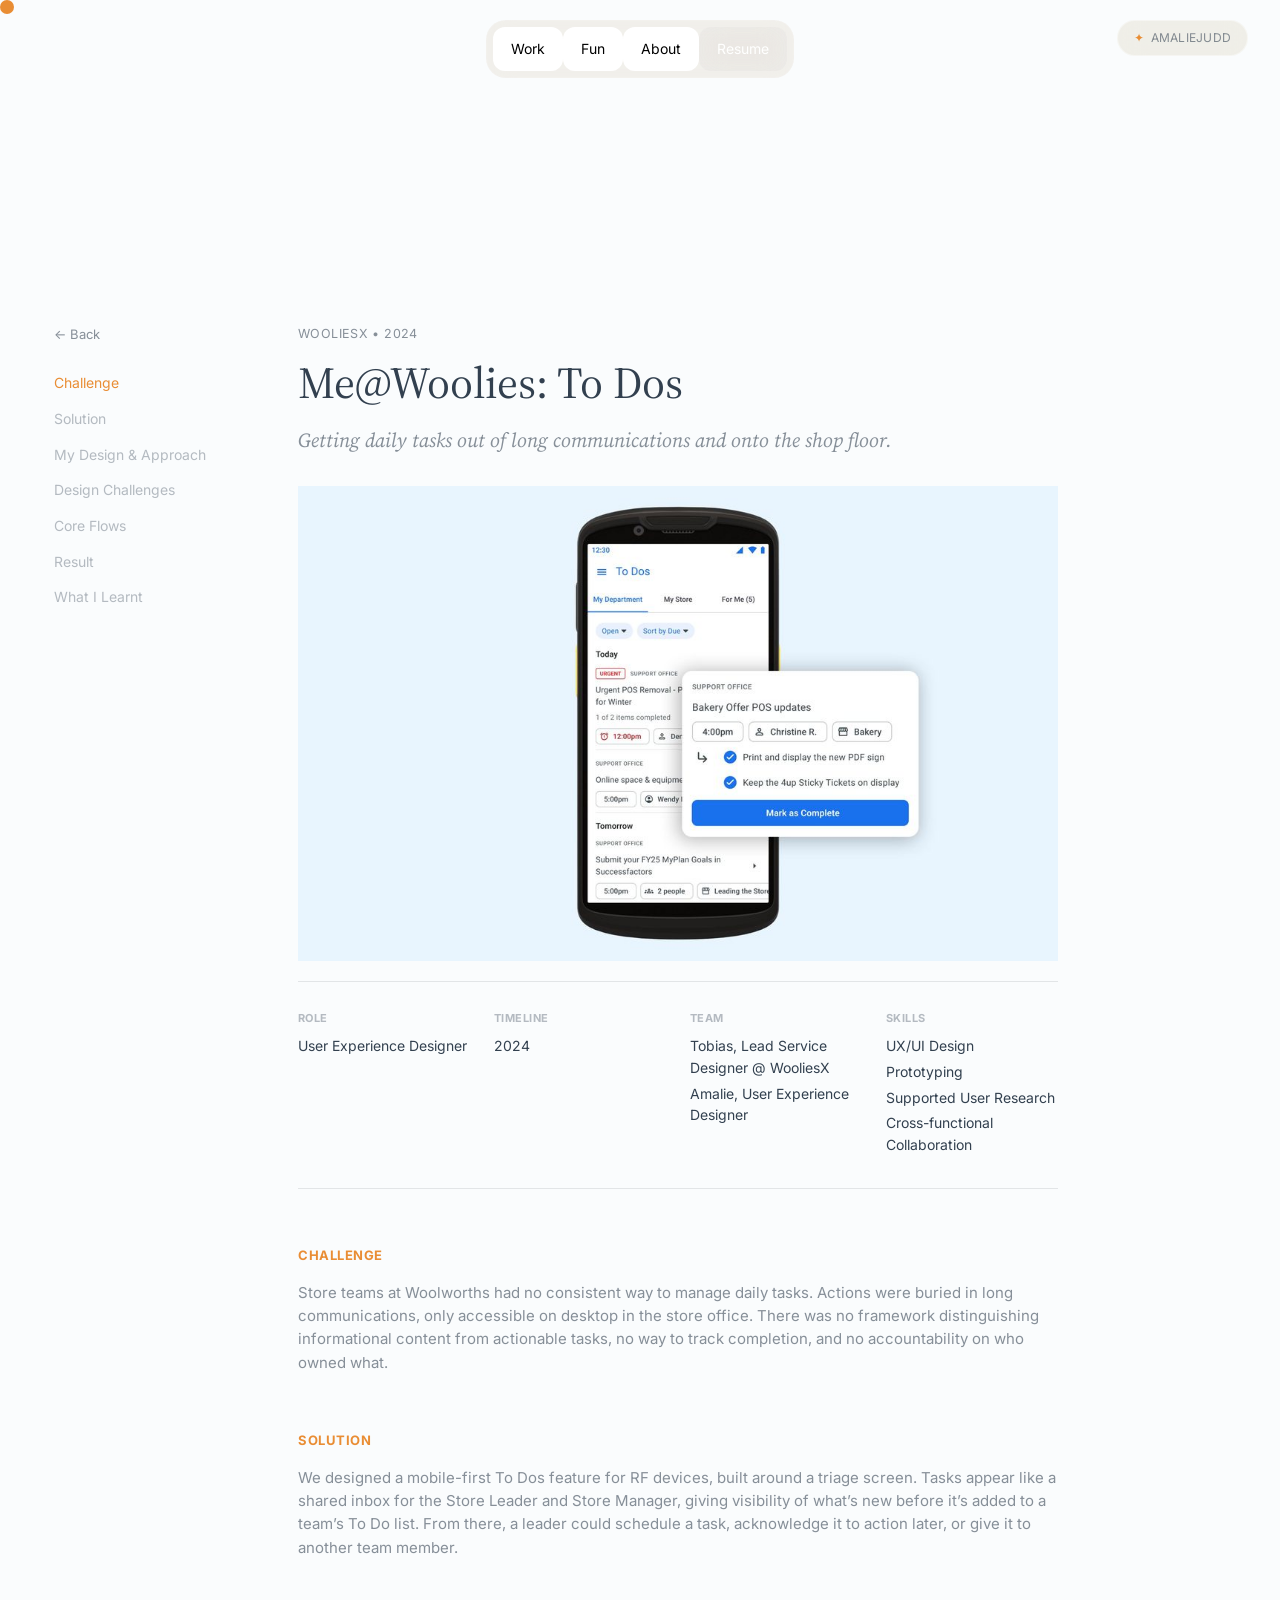
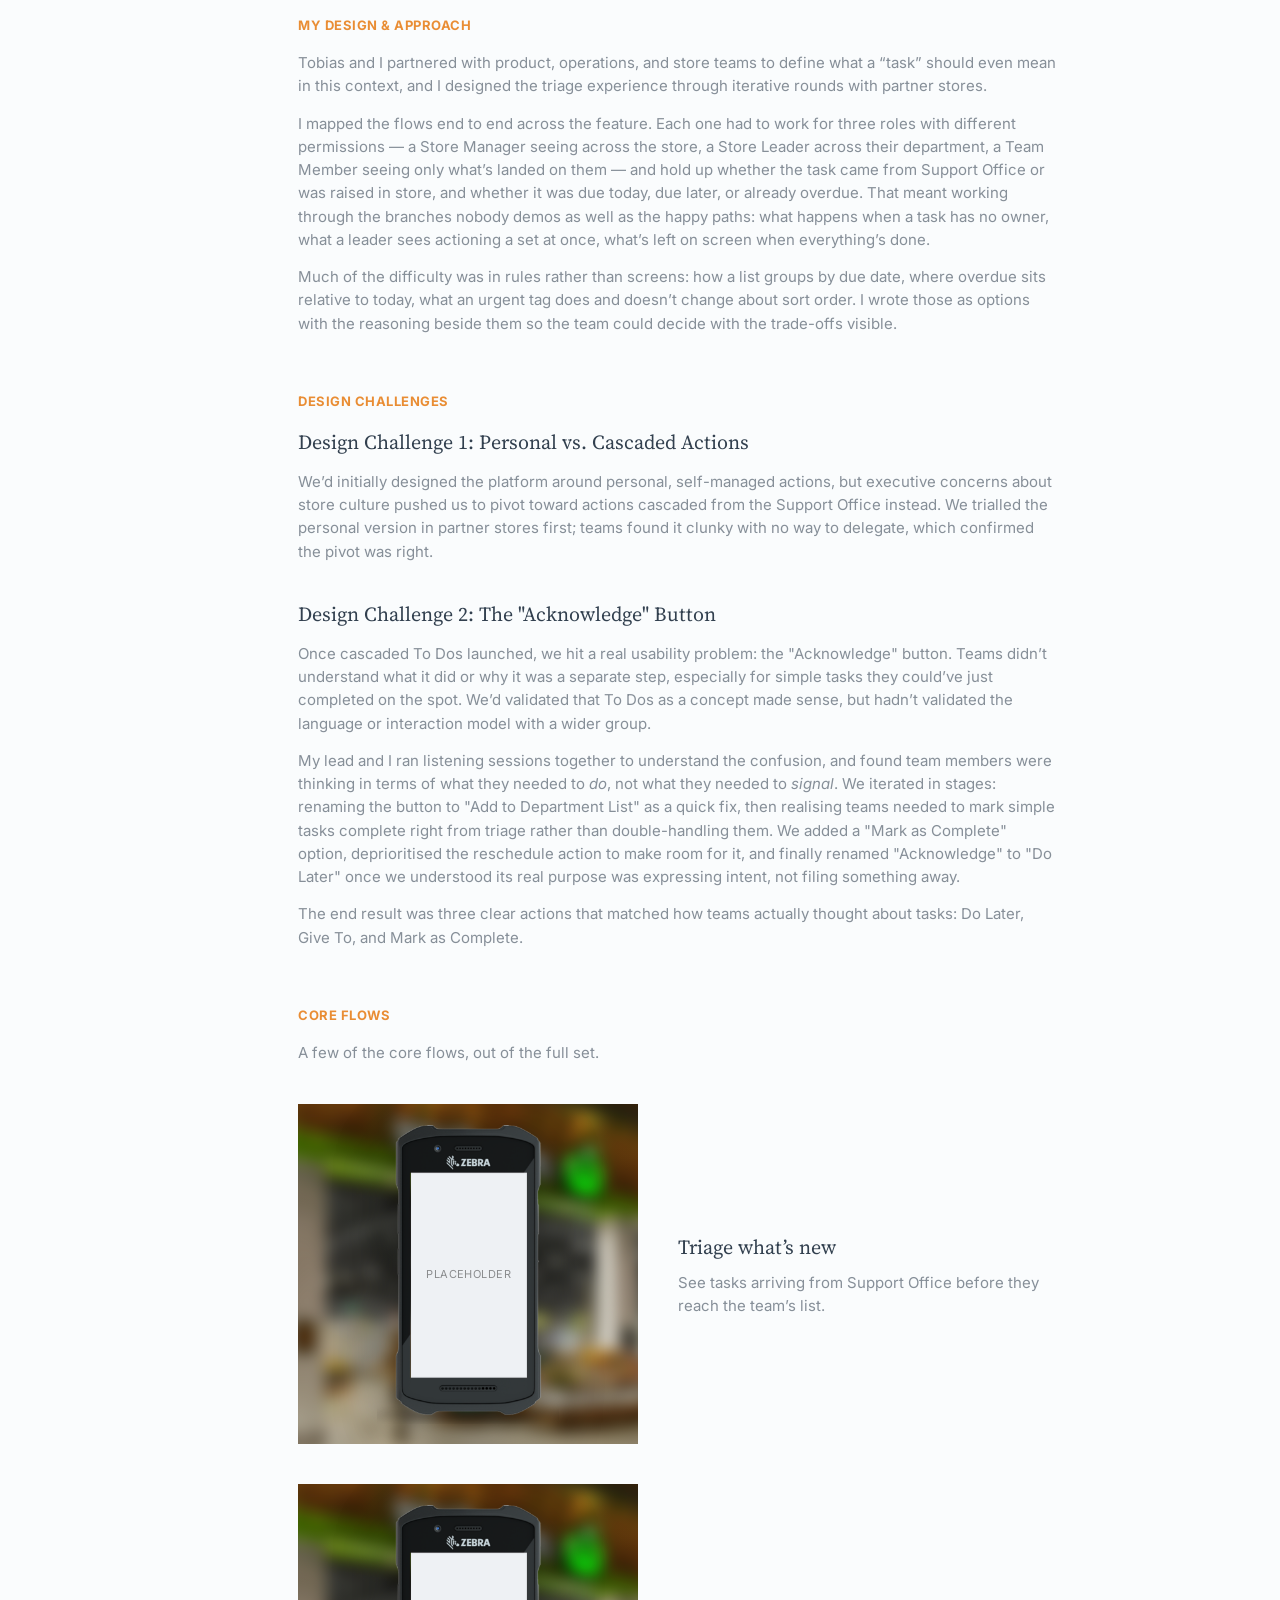
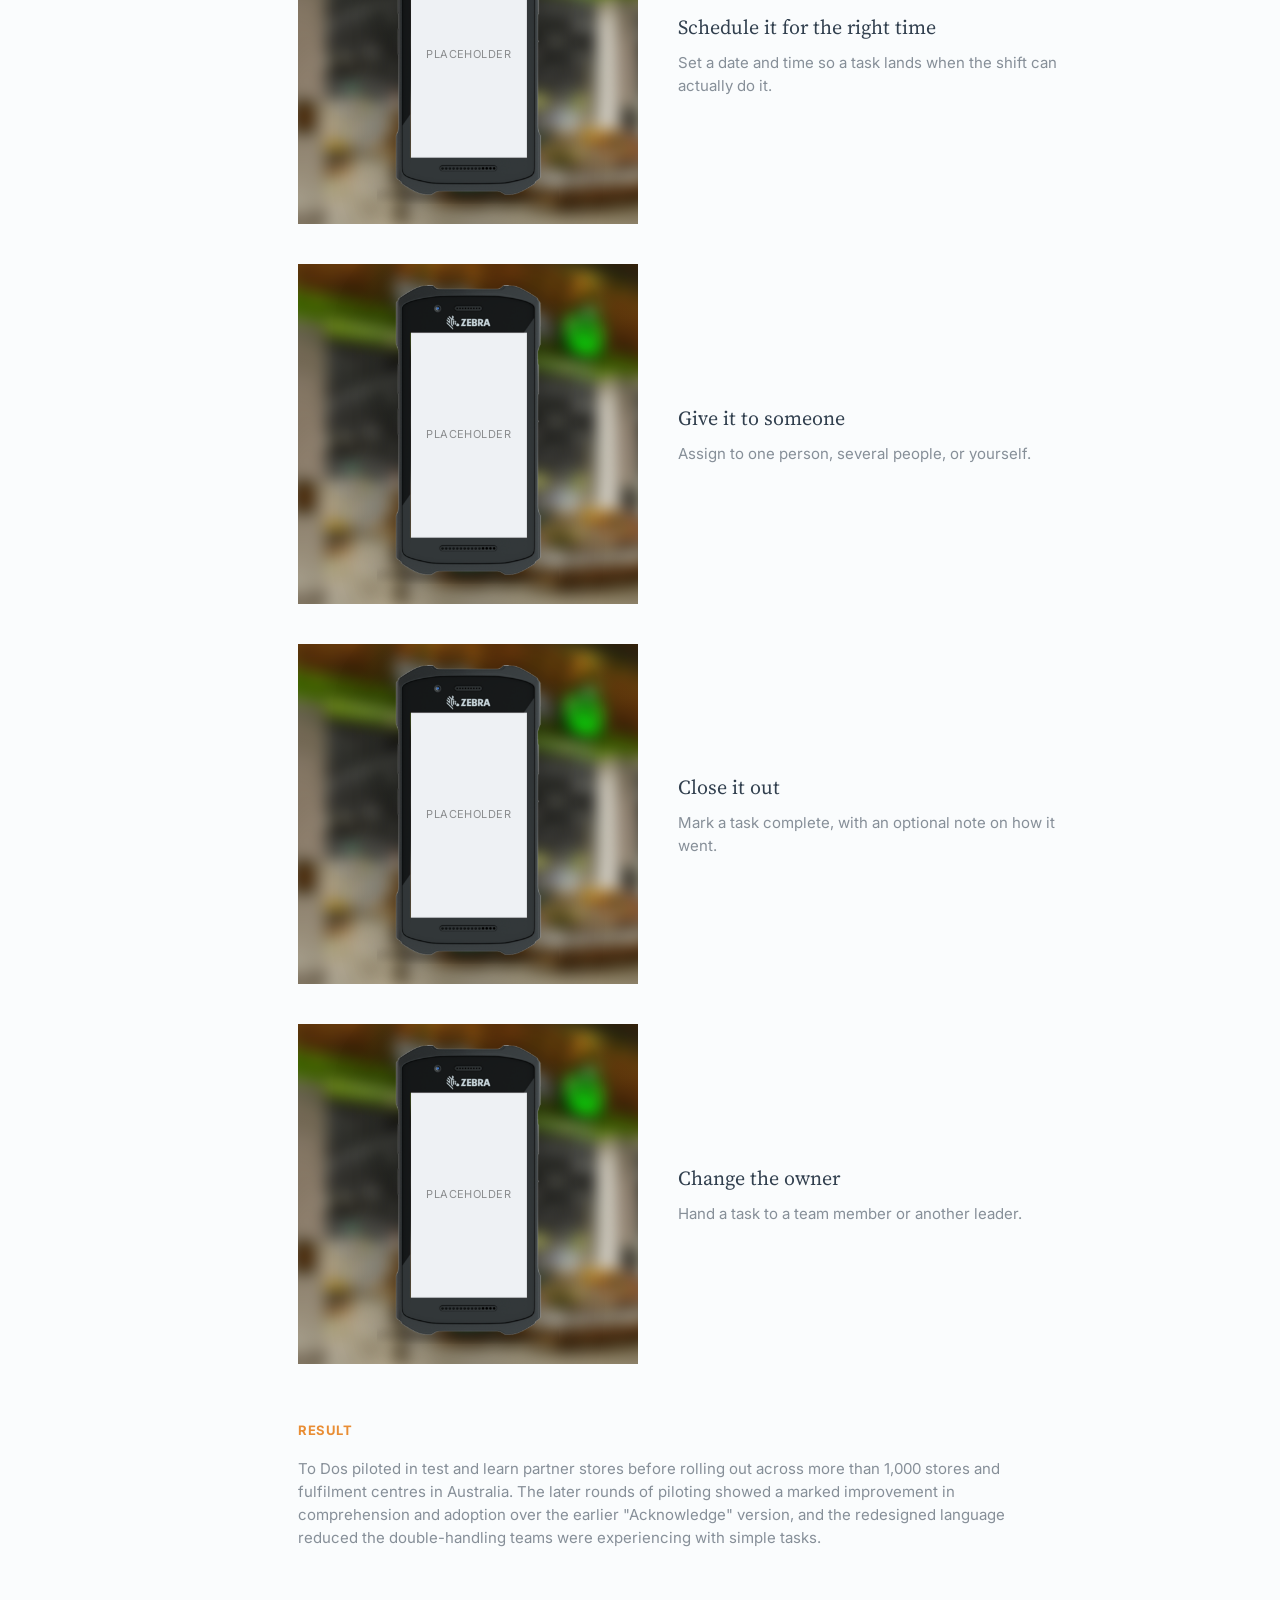
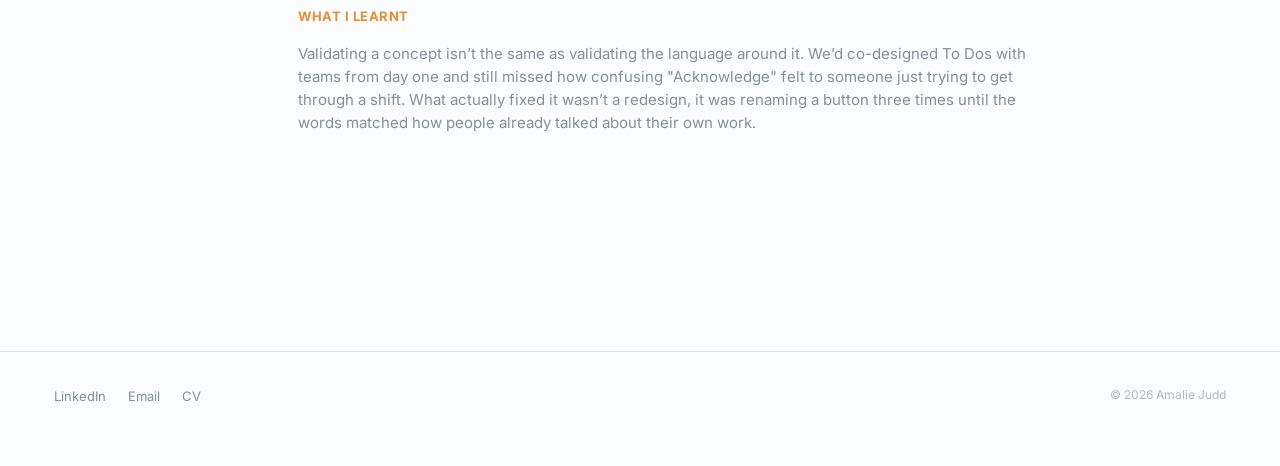
<file: portfolio-repo/projects/woolies-todos.html>
<!DOCTYPE html>
<html lang="en">
<head>
<meta charset="UTF-8">
<meta name="viewport" content="width=device-width, initial-scale=1.0">
<title>Me@Woolies: To Dos | Amalie Judd</title>
<link rel="stylesheet" href="../styles.css">
</head>
<body>

<nav class="site-nav">
  <a href="../index.html" class="nav-item">Work</a>
  <a href="../fun.html" class="nav-item">Fun</a>
  <a href="../about.html" class="nav-item">About</a>
  <a href="../Amalie_Judd_Resume.pdf" class="nav-item nav-resume" target="_blank" rel="noopener noreferrer">Resume</a>
</nav>
<div class="status-chip"><span class="dot">✦</span> AMALIEJUDD</div>

<main class="wrap">
  <div class="case-wrap">
    <aside class="case-toc">
      <a class="back" href="../index.html">&larr; Back</a>
      <a href="#challenge">Challenge</a><a href="#solution">Solution</a><a href="#approach">My Design &amp; Approach</a><a href="#designchallenges">Design Challenges</a><a href="#coreflows">Core Flows</a><a href="#benefits">Result</a><a href="#learnt">What I Learnt</a>
    </aside>
    <article class="case-main">
      <div class="case-eyebrow">WOOLIESX • 2024</div>
      <h1 class="case-title">Me@Woolies: To Dos</h1>
      <p class="case-lede">Getting daily tasks out of long communications and onto the shop floor.</p>

      <div class="case-cover"><img src="../assets/woolies-todos.jpg" srcset="../assets/woolies-todos-640.jpg 640w, ../assets/woolies-todos-1024.jpg 1024w, ../assets/woolies-todos-1600.jpg 1600w, ../assets/woolies-todos.jpg 2048w" sizes="(max-width: 720px) 100vw, 800px" alt="The To Dos list on a handheld device, with a task card open showing its checklist and a Mark as Complete button." loading="lazy" decoding="async"></div>

      <div class="meta-grid">
        <div>
          <h5>Role</h5>
          <p>User Experience Designer</p>
        </div>
        <div>
          <h5>Timeline</h5>
          <p>2024</p>
        </div>
        <div>
          <h5>Team</h5>
          <p>Tobias, Lead Service Designer @ WooliesX</p><p>Amalie, User Experience Designer</p>
        </div>
        <div>
          <h5>Skills</h5>
          <p>UX/UI Design</p><p>Prototyping</p><p>Supported User Research</p><p>Cross-functional Collaboration</p>
        </div>
      </div>

      <section class="case-section" id="challenge"><h2>Challenge</h2><p>Store teams at Woolworths had no consistent way to manage daily tasks. Actions were buried in long communications, only accessible on desktop in the store office. There was no framework distinguishing informational content from actionable tasks, no way to track completion, and no accountability on who owned what.</p></section><section class="case-section" id="solution"><h2>Solution</h2><p>We designed a mobile-first To Dos feature for RF devices, built around a triage screen. Tasks appear like a shared inbox for the Store Leader and Store Manager, giving visibility of what’s new before it’s added to a team’s To Do list. From there, a leader could schedule a task, acknowledge it to action later, or give it to another team member.</p></section><section class="case-section" id="approach"><h2>My Design &amp; Approach</h2><p>Tobias and I partnered with product, operations, and store teams to define what a &ldquo;task&rdquo; should even mean in this context, and I designed the triage experience through iterative rounds with partner stores.</p><p>I mapped the flows end to end across the feature. Each one had to work for three roles with different permissions &mdash; a Store Manager seeing across the store, a Store Leader across their department, a Team Member seeing only what&rsquo;s landed on them &mdash; and hold up whether the task came from Support Office or was raised in store, and whether it was due today, due later, or already overdue. That meant working through the branches nobody demos as well as the happy paths: what happens when a task has no owner, what a leader sees actioning a set at once, what&rsquo;s left on screen when everything&rsquo;s done.</p><p>Much of the difficulty was in rules rather than screens: how a list groups by due date, where overdue sits relative to today, what an urgent tag does and doesn&rsquo;t change about sort order. I wrote those as options with the reasoning beside them so the team could decide with the trade-offs visible.</p></section><section class="case-section" id="designchallenges"><h2>Design Challenges</h2><div class="design-challenge"><h3>Design Challenge 1: Personal vs. Cascaded Actions</h3><p>We’d initially designed the platform around personal, self-managed actions, but executive concerns about store culture pushed us to pivot toward actions cascaded from the Support Office instead. We trialled the personal version in partner stores first; teams found it clunky with no way to delegate, which confirmed the pivot was right.</p></div><div class="design-challenge"><h3>Design Challenge 2: The "Acknowledge" Button</h3><p>Once cascaded To Dos launched, we hit a real usability problem: the "Acknowledge" button. Teams didn’t understand what it did or why it was a separate step, especially for simple tasks they could’ve just completed on the spot. We’d validated that To Dos as a concept made sense, but hadn’t validated the language or interaction model with a wider group.</p><p>My lead and I ran listening sessions together to understand the confusion, and found team members were thinking in terms of what they needed to <em>do</em>, not what they needed to <em>signal</em>. We iterated in stages: renaming the button to "Add to Department List" as a quick fix, then realising teams needed to mark simple tasks complete right from triage rather than double-handling them. We added a "Mark as Complete" option, deprioritised the reschedule action to make room for it, and finally renamed "Acknowledge" to "Do Later" once we understood its real purpose was expressing intent, not filing something away.</p><p>The end result was three clear actions that matched how teams actually thought about tasks: Do Later, Give To, and Mark as Complete.</p></div></section><section class="case-section" id="coreflows"><h2>Core Flows</h2><p>A few of the core flows, out of the full set.</p><div class="core-flow"><div class="core-flow-media"><div class="device-shot device-shot--rf"><div class="phone"><div class="screen"><div class="media-placeholder">PLACEHOLDER</div></div></div></div></div><div class="core-flow-text"><h3>Triage what&rsquo;s new</h3><p>See tasks arriving from Support Office before they reach the team&rsquo;s list.</p></div></div><div class="core-flow"><div class="core-flow-media"><div class="device-shot device-shot--rf"><div class="phone"><div class="screen"><div class="media-placeholder">PLACEHOLDER</div></div></div></div></div><div class="core-flow-text"><h3>Schedule it for the right time</h3><p>Set a date and time so a task lands when the shift can actually do it.</p></div></div><div class="core-flow"><div class="core-flow-media"><div class="device-shot device-shot--rf"><div class="phone"><div class="screen"><div class="media-placeholder">PLACEHOLDER</div></div></div></div></div><div class="core-flow-text"><h3>Give it to someone</h3><p>Assign to one person, several people, or yourself.</p></div></div><div class="core-flow"><div class="core-flow-media"><div class="device-shot device-shot--rf"><div class="phone"><div class="screen"><div class="media-placeholder">PLACEHOLDER</div></div></div></div></div><div class="core-flow-text"><h3>Close it out</h3><p>Mark a task complete, with an optional note on how it went.</p></div></div><div class="core-flow"><div class="core-flow-media"><div class="device-shot device-shot--rf"><div class="phone"><div class="screen"><div class="media-placeholder">PLACEHOLDER</div></div></div></div></div><div class="core-flow-text"><h3>Change the owner</h3><p>Hand a task to a team member or another leader.</p></div></div></section><section class="case-section" id="benefits"><h2>Result</h2><p>To Dos piloted in test and learn partner stores before rolling out across more than 1,000 stores and fulfilment centres in Australia. The later rounds of piloting showed a marked improvement in comprehension and adoption over the earlier "Acknowledge" version, and the redesigned language reduced the double-handling teams were experiencing with simple tasks.</p></section><section class="case-section" id="learnt"><h2>What I Learnt</h2><p>Validating a concept isn’t the same as validating the language around it. We’d co-designed To Dos with teams from day one and still missed how confusing "Acknowledge" felt to someone just trying to get through a shift. What actually fixed it wasn’t a redesign, it was renaming a button three times until the words matched how people already talked about their own work.</p></section>
    </article>
  </div>
</main>

<footer class="site-footer">
  <div class="wrap">
    <div class="footer-links">
      <a href="https://www.linkedin.com/in/amalie-judd-a41129177/" target="_blank" rel="noopener noreferrer">LinkedIn</a>
      <a href="mailto:amaliejudd@outlook.com">Email</a>
      <a href="../Amalie_Judd_Resume.pdf">CV</a>
    </div>
    <div class="footer-note">© 2026 Amalie Judd</div>
  </div>
</footer>

<script src="../script.js"></script>
</body>
</html>
</file>
<file: portfolio-repo/styles.css>
@import url('https://fonts.googleapis.com/css2?family=Source+Serif+4:ital,opsz,wght@0,8..60,400;0,8..60,500;1,8..60,400&family=Inter:wght@400;500;600&display=swap');

:root{
  --bg:#fafcfd;
  --text:#32404f;
  --text-soft:rgba(50,64,79,0.58);
  --text-faint:rgba(50,64,79,0.35);
  --accent:#e98d34;
  --accent-tint:rgba(233,141,52,0.16);
  --lavender-tint:rgba(120,120,210,0.10);
  --border:rgba(50,64,79,0.12);
  --card-radius:0px;
  --serif:'Source Serif 4', Georgia, serif;
  --mono:'Inter', Arial, Helvetica, sans-serif; /* was JetBrains Mono */
  --sans:'Inter', Arial, Helvetica, sans-serif;
}

*{box-sizing:border-box;}
html{scroll-behavior:smooth;}
body{
  margin:0;
  background:var(--bg);
  color:var(--text);
  font-family:var(--sans);
  font-size:15px;
  line-height:1.55;
  -webkit-font-smoothing:antialiased;
}

a{color:inherit;text-decoration:none;}

.wrap{max-width:1220px;margin:0 auto;padding:0 24px;}
main.wrap{padding-top:clamp(160px, calc(26vh + 90px), 340px);}
/* Phones are tall and narrow, so the vh-based padding above balloons to ~300px.
   Just clear the fixed nav pill with a modest fixed gap instead. */
@media(max-width:600px){
  main.wrap{padding-top:120px;}
}

::selection{background:rgba(233,141,52,0.28);color:var(--text);}
::-moz-selection{background:rgba(233,141,52,0.28);color:var(--text);}

/* Header: floating pill navigation, styled after lassie.ai's nav —
   a centered, fixed capsule with contiguous rounded segments rather
   than a full-width bar. */
.site-nav{
  position:fixed;
  top:20px;
  left:50%;
  transform:translateX(-50%);
  z-index:100;
  display:flex;
  align-items:stretch;
  gap:0;
  padding:6px;
  border-radius:20px;
  background:rgba(227,221,207,0.4);
  border:1px solid rgba(255,255,255,0.1);
  backdrop-filter:blur(13px);
  -webkit-backdrop-filter:blur(13px);
}
.nav-item{
  display:flex;
  align-items:center;
  height:44px;
  padding:0 18px;
  border-radius:12px;
  background:#fff;
  font-family:var(--sans);
  font-size:14px;
  font-weight:400;
  color:#000;
  white-space:nowrap;
  transition:background-color .3s ease, color .3s ease;
}
.nav-item.active{color:var(--accent);}
.nav-brand{font-weight:600;}
/* Resume mirrors lassie.ai's "Login" treatment: a translucent frosted
   pill with pale text by default, flipping to a solid white pill with
   dark text on hover — same swap every other item already shows. */
.nav-resume{
  background:rgba(229,229,229,0.30);
  backdrop-filter:blur(16px);
  -webkit-backdrop-filter:blur(16px);
  color:#fff;
}
.nav-resume:hover{
  background:#fff;
  color:#000;
}

.status-chip{
  position:fixed;
  top:20px;
  right:32px;
  z-index:100;
  display:flex;align-items:center;gap:6px;
  padding:0 16px;
  height:36px;
  border-radius:999px;
  background:rgba(227,221,207,0.45);
  border:1px solid rgba(255,255,255,0.4);
  backdrop-filter:blur(14px);
  -webkit-backdrop-filter:blur(14px);
  font-family:var(--mono);font-size:12px;letter-spacing:.02em;
  color:var(--text-soft);
}
.status-chip .dot{color:var(--accent);}

@media(max-width:900px){
  .status-chip{display:none;}
}
@media(max-width:760px){
  .site-nav{
    max-width:calc(100% - 32px);
    overflow-x:auto;
    -webkit-overflow-scrolling:touch;
  }
  .nav-item{padding:0 13px;font-size:13px;}
}

/* Hero row: heading on the left, work-experience timeline on the right,
   side by side at the top of the page (matches the reference layout) */
.hero-row{
  display:flex;
  align-items:flex-start;
  justify-content:space-between;
  gap:24px;
  padding:0 0 32px;
}
.hero{flex:1 1 55%;min-width:0;}
/* standalone hero (about/fun pages, not paired with a timeline) keeps its own padding */
main.wrap > .hero{padding:0 0 40px;}
main.wrap > .hero h1{max-width:820px;}
.hero h1{
  font-family:var(--serif);
  font-weight:400;
  font-size:52px;
  line-height:1.18;
  margin:0;
  color:var(--text);
  max-width:700px;
}
.hero h1 em{font-style:italic;color:var(--text);}

/* Timeline */
.timeline-grid{
  display:flex;
  flex-direction:column;
  gap:22px;
  flex:0 1 620px;
  align-self:flex-start;
}
.timeline-row{
  display:grid;
  grid-template-columns:120px 1fr;
  gap:4px 32px;
  align-items:baseline;
}
.timeline-row .role{
  display:grid;
  grid-template-columns:150px 1fr;
  gap:4px 32px;
  align-items:baseline;
}
.timeline-grid .year,
.timeline-grid .company,
.timeline-grid .title{font-size:15px;line-height:1.45;}
.timeline-grid .year{color:var(--text-faint);}
.timeline-grid .company{color:var(--text);font-weight:500;}
.timeline-grid .title{color:var(--text-soft);}

@media(max-width:760px){
  /* Stack company over role, keeping the year in its own column. */
  .timeline-grid{gap:20px;}
  .timeline-row{grid-template-columns:88px 1fr;gap:2px 20px;}
  .timeline-row .role{grid-template-columns:1fr;gap:2px;}
  .timeline-grid .year,
  .timeline-grid .company,
  .timeline-grid .title{font-size:14px;}
}

@media(max-width:900px){
  .hero-row{flex-direction:column;gap:32px;}
  .timeline-grid{width:100%;flex-basis:auto;}
  .head-visual{width:100%;flex-basis:auto;}
}

/* About page: heading + intro text share a left column (instead of .hero
   sitting alone) so they can be paired with the head visual on the right. */
.hero-row .hero-text-col{flex:1 1 55%;min-width:0;}

/* Floating head visual: a mouse-driven turntable (see head-spin.js) sat in
   a gentle up/down float so it reads as "floating", not just "turning". */
.head-visual{
  flex:0 1 380px;
  align-self:stretch;
  display:flex;
  flex-direction:column;
  align-items:center;
}
/* Spacers above and below the head split the spare height 1:3, so the head
   sits a quarter of the way down the text column: lower than top-aligned,
   higher than centred. */
.head-visual::before{content:'';flex:1 1 0;}
.head-visual::after{content:'';flex:3 3 0;}
.head-canvas{
  width:min(320px, 80vw);
  aspect-ratio:383 / 334;
  display:block;
  animation:head-float 4.5s ease-in-out infinite;
}
@keyframes head-float{
  0%,100%{transform:translateY(0);}
  50%{transform:translateY(-10px);}
}
@media(prefers-reduced-motion:reduce){
  .head-canvas{animation:none;}
}

/* Project grid — two independent flex columns in strict reading order (1
   top-left, 2 top-right, 3 second row left, 4 second row right, ...). Each
   column's cards are placed directly in DOM order (odd-numbered cards in
   column 1, even-numbered in column 2), so column heights accumulate on
   their own instead of being locked row-by-row to CSS Grid's tallest cell —
   that row-lock was leaving a dead-space gap under shorter cards. */
.project-grid{
  display:flex;
  gap:24px;
  margin:0 0 56px;
}
.project-col{
  display:flex;
  flex-direction:column;
  gap:24px;
  flex:1;
  min-width:0;
}
.project-card{
  display:block;
  width:100%;
  margin:0;
}
.project-image{
  position:relative;
  overflow:hidden;
  border-radius:var(--card-radius);
  height:280px;
  background:var(--accent-tint) url('assets/gradient.jpg') center/cover no-repeat;
}
/* Stagger card heights consistently by column, not row-by-row: every left-hand
   column card shares one height, every right-hand column card shares another,
   so the two columns don't line up in lockstep but each column stays even
   with itself. Each column's cards accumulate their own height independently
   (flex column), so there's no row-lock gap between shorter/taller pairs. */
.project-col:first-child .project-image{height:340px;}
.project-col:last-child .project-image{height:420px;}
/* Hue-rotate cycling mirrors the original global reading-order sequence
   (1 core, 2 todos, 3 airnz, 4 origin, 5 sydney-water, 6 sydney-water-proto,
   7 food-safety) even though cards are now split across two columns. */
.project-col:first-child .project-card:nth-child(1) .project-image{filter:hue-rotate(0deg) saturate(1);}
.project-col:last-child .project-card:nth-child(1) .project-image{filter:hue-rotate(70deg) saturate(.9);}
.project-col:first-child .project-card:nth-child(2) .project-image{filter:hue-rotate(-60deg) saturate(1.1);}
.project-col:last-child .project-card:nth-child(2) .project-image{filter:hue-rotate(150deg) saturate(.85);}
.project-col:first-child .project-card:nth-child(3) .project-image{filter:hue-rotate(-140deg) saturate(1);}
.project-col:last-child .project-card:nth-child(3) .project-image{filter:hue-rotate(30deg) saturate(.7) brightness(1.05);}
.project-col:first-child .project-card:nth-child(4) .project-image{filter:hue-rotate(0deg) saturate(1);}
.project-col:last-child .project-card:nth-child(4) .project-image{filter:hue-rotate(110deg) saturate(.8);}
/* Real product screenshots skip the hue-rotate treatment applied to
   the placeholder gradients. */
.project-image.real-photo{
  filter:none !important;
  background-color:#fff;
  background-size:cover;
}
/* Locked / NDA project card — not a link, dimmed, no hover affordance. */
.project-card--locked{cursor:default;}
.project-card--locked .project-image{
  background:linear-gradient(135deg, rgba(233,141,52,0.18), rgba(120,120,210,0.14));
  display:flex;align-items:center;justify-content:center;
  filter:none !important;
}
.project-card--locked:hover h3{color:var(--text);}
.coming-soon-pill{
  font-family:var(--mono);
  font-size:12px;
  font-weight:600;
  letter-spacing:.02em;
  text-transform:uppercase;
  color:#fff;
  background:var(--accent);
  padding:8px 18px;
  border-radius:999px;
}
.project-caption{
  /* Title, then one line saying what the work did. This replaced a tag line
     that said something different on every card. */
  margin-top:8px;
}
.project-caption .project-sub{
  margin:4px 0 0;
  font-size:14px;
  line-height:1.45;
  color:var(--text-soft);
  max-width:46ch;
}
.project-card h3{
  font-family:var(--serif);
  font-weight:400;
  font-size:23px;
  margin:0;
  color:var(--text);
  transition:color .15s ease;
}
.project-card:hover h3{color:var(--accent);}

@media(max-width:760px){
  /* Collapse the two flex columns into a single stack, but the cards live in
     DOM order 1,3,5,7 (col 1) then 2,4,6 (col 2) — display:contents drops the
     .project-col boxes so the cards become direct flex children of
     .project-grid, and the order property puts them back into true reading
     order (1,2,3,4,5,6,7) for a single mobile column. */
  .project-grid{flex-direction:column;}
  .project-col{display:contents;}
  .project-col:first-child .project-card:nth-child(1){order:1;}
  .project-col:last-child  .project-card:nth-child(1){order:2;}
  .project-col:first-child .project-card:nth-child(2){order:3;}
  .project-col:last-child  .project-card:nth-child(2){order:4;}
  .project-col:first-child .project-card:nth-child(3){order:5;}
  .project-col:last-child  .project-card:nth-child(3){order:6;}
  .project-col:first-child .project-card:nth-child(4){order:7;}
  .project-col:last-child  .project-card:nth-child(4){order:8;}
  .timeline-grid{grid-template-columns:56px 1fr 1fr;}
  .hero h1{font-size:34px;}
}

/* Global custom cursor: small dot everywhere, morphs into a
   "view case study" pill over project thumbnails, or a caption pill
   with a camera icon + short descriptive text over about-page photos.
   Desktop/mouse only. */
@media (hover: hover) and (pointer: fine){
  html, body, a, .project-image, .photo-block{ cursor:none; }

  .cursor-dot{
    position:fixed;
    top:0;left:0;
    width:14px;height:14px;
    border-radius:999px;
    background:var(--accent);
    color:#fff;
    display:flex;
    align-items:center;
    justify-content:center;
    gap:8px;
    padding:0;
    pointer-events:none;
    z-index:9999;
    white-space:nowrap;
    overflow:hidden;
    transition:width .25s cubic-bezier(.34,1.56,.64,1), height .25s cubic-bezier(.34,1.56,.64,1),
               padding .25s ease, background-color .2s ease;
  }
  .cursor-dot svg{
    width:14px;height:14px;flex:0 0 auto;
    opacity:0;
    transition:opacity .15s ease;
  }
  /* Hidden icons are removed from the flex flow, not just faded — otherwise
     the inactive one still reserves its width and a gap, and the pill sits
     ~22px wider than its text. */
  .cursor-dot .icon-eye, .cursor-dot .icon-camera{display:none;}
  .cursor-dot.expanded .icon-eye{display:block;}
  .cursor-dot.expanded.photo-mode .icon-eye{display:none;}
  .cursor-dot.expanded.photo-mode .icon-camera{display:block;}
  .cursor-dot .cursor-label{
    font-family:var(--mono);
    font-size:12px;
    font-weight:600;
    letter-spacing:.02em;
    text-transform:uppercase;
    opacity:0;
    transition:opacity .15s ease;
  }
  .cursor-dot.expanded{
    width:auto;
    height:38px;
    padding:0 20px;
    border-radius:999px;
  }
  .cursor-dot.expanded .icon-eye, .cursor-dot.expanded .cursor-label{opacity:1;}
  /* photo-mode: same pill, swap the eye icon for a camera icon */
  .cursor-dot.expanded.photo-mode .icon-eye{opacity:0;}
  .cursor-dot.expanded.photo-mode .icon-camera{opacity:1;}
}

/* Footer */
footer.site-footer{
  border-top:1px solid var(--border);
  padding:34px 0 60px;
  margin-top:40px;
}
footer.site-footer .wrap{
  display:flex;justify-content:space-between;align-items:center;flex-wrap:wrap;gap:16px;
}
.footer-links{display:flex;gap:22px;}
.footer-links a{font-family:var(--mono);font-size:13px;color:var(--text-soft);}
.footer-links a:hover{color:var(--accent);}
.footer-note{font-family:var(--mono);font-size:12px;color:var(--text-faint);}

/* Photo grid (about page): two categories per row, like the reference site,
   each with its own row of three photos underneath. */
.about-grid{
  display:grid;
  grid-template-columns:1fr 1fr;
  column-gap:64px;
  row-gap:56px;
  margin-top:56px;
}
.category{margin-top:0;}
.category h4{
  font-family:var(--mono);
  font-size:14px;
  letter-spacing:.02em;
  color:var(--text-soft);
  margin-bottom:18px;
}
.photo-row{display:flex;gap:12px;}
.photo-block{
  flex:1 1 0;
  min-width:0;
  aspect-ratio:1 / 1;
  border-radius:var(--card-radius);
  background:url('assets/gradient.jpg') center/cover no-repeat;
  display:flex;align-items:center;justify-content:center;
  font-family:var(--mono);font-size:12px;color:rgba(255,255,255,0.85);
  text-shadow:0 1px 4px rgba(0,0,0,0.25);
}
.photo-block:not(.real-photo):nth-child(3n+1){filter:hue-rotate(0deg);}
.photo-block:not(.real-photo):nth-child(3n+2){filter:hue-rotate(80deg) saturate(.9);}
.photo-block:not(.real-photo):nth-child(3n+3){filter:hue-rotate(-70deg);}
.category:nth-of-type(2n) .photo-block:not(.real-photo):nth-child(3n+1){filter:hue-rotate(150deg) saturate(.85);}
.category:nth-of-type(2n) .photo-block:not(.real-photo):nth-child(3n+2){filter:hue-rotate(-140deg);}
.category:nth-of-type(2n) .photo-block:not(.real-photo):nth-child(3n+3){filter:hue-rotate(30deg) brightness(1.05);}

@media(max-width:760px){
  .about-grid{grid-template-columns:1fr;}
}

.intro-text{max-width:760px;margin-top:26px;color:var(--text-soft);font-size:16px;}
.intro-text a{color:var(--accent);text-decoration:underline;}
.bullet-list{max-width:760px;margin-top:18px;color:var(--text-soft);}
.bullet-list li{margin-bottom:6px;}

/* Case study page */
.case-wrap{display:flex;gap:64px;padding-top:0;align-items:flex-start;}
.case-toc{
  position:sticky;top:90px;
  width:180px;flex:0 0 180px;
  display:flex;flex-direction:column;gap:14px;
}
.case-toc .back{
  font-family:var(--mono);font-size:13px;color:var(--text-soft);
  display:flex;align-items:center;gap:8px;margin-bottom:14px;
}
.case-toc a{font-size:14px;color:var(--text-faint);transition:color .15s ease;}
.case-toc a:hover, .case-toc a.active{color:var(--accent);}
.case-main{flex:1;min-width:0;max-width:760px;padding-bottom:120px;}
.case-eyebrow{font-family:var(--mono);font-size:12.5px;letter-spacing:.03em;color:var(--text-soft);text-transform:uppercase;}
.case-title{font-family:var(--serif);font-size:44px;font-weight:400;margin:14px 0 40px;line-height:1.2;}
.case-caption{font-family:var(--mono);font-size:11px;letter-spacing:.04em;color:var(--muted,rgba(0,0,0,.5));margin:-10px 0 40px;}
.case-lede{font-family:var(--serif);font-style:italic;font-size:20px;color:var(--text-soft);margin:-24px 0 32px;line-height:1.4;}
.meta-grid{
  display:grid;grid-template-columns:repeat(4,1fr);gap:24px;
  border-top:1px solid var(--border);border-bottom:1px solid var(--border);
  padding:28px 0;margin-bottom:56px;
}
.meta-grid h5{
  font-family:var(--mono);font-size:11px;letter-spacing:.04em;color:var(--text-faint);
  text-transform:uppercase;margin:0 0 8px;
}
.meta-grid p{margin:0 0 4px;font-size:14px;}
.case-section{margin-bottom:56px;scroll-margin-top:100px;}
.case-section h2{
  font-family:var(--mono);font-size:13px;letter-spacing:.04em;text-transform:uppercase;
  color:var(--accent);margin-bottom:16px;
}
.case-section h3{font-family:var(--serif);font-size:24px;font-weight:400;margin:0 0 14px;}
.case-section p{color:var(--text-soft);margin:0 0 14px;}
.pain-points{display:grid;grid-template-columns:1fr 1fr;gap:20px;margin:20px 0;}
.pain-points .point{background:rgba(50,64,79,0.05);border-radius:var(--card-radius);padding:20px;}
.pain-points .point h4{margin:0 0 8px;font-family:var(--sans);font-size:15px;font-weight:600;}
.callout{
  background:var(--accent-tint);border-radius:var(--card-radius);padding:20px 24px;
  font-style:italic;color:var(--text);margin:24px 0;
}
.design-challenge{margin-bottom:36px;}
.design-challenge:last-child{margin-bottom:0;}
.design-challenge h3{font-family:var(--serif);font-size:20px;font-weight:400;margin:0 0 12px;color:var(--text);}
.case-image{
  width:100%;height:280px;border-radius:var(--card-radius);
  background:url('assets/gradient.jpg') center/cover no-repeat;
  display:flex;align-items:center;justify-content:center;
  font-family:var(--mono);font-size:12px;color:rgba(255,255,255,0.85);
  text-shadow:0 1px 4px rgba(0,0,0,0.25);margin:20px 0;
}
.case-image:not(.real-photo):nth-of-type(3n+1){filter:hue-rotate(0deg);}
.case-image:not(.real-photo):nth-of-type(3n+2){filter:hue-rotate(90deg) saturate(.9);}
.case-image:not(.real-photo):nth-of-type(3n+3){filter:hue-rotate(-90deg) saturate(1.1);}
/* Real screenshots on a case page keep their own colour, matching the
   card on the Work page (same file, so they must look the same). */
.case-image.real-photo{filter:none !important;background-color:#fff;background-size:cover;}
@media(max-width:900px){
  .case-wrap{flex-direction:column;gap:20px;}
  /* Not sticky at this size, so the section links can't help navigation and
     just wrap into a cluttered block. Keep the Back link only. */
  .case-toc{position:relative;top:0;width:100%;flex-direction:row;}
  .case-toc a:not(.back){display:none;}
  .case-toc .back{margin-bottom:0;}
  .meta-grid{grid-template-columns:1fr 1fr;}
  .pain-points{grid-template-columns:1fr;}
}

[data-reveal]{opacity:0;transform:translateY(10px);transition:opacity .5s ease, transform .5s ease;}
[data-reveal].in{opacity:1;transform:translateY(0);}

/* Core Flows */
.core-flow{margin-bottom:40px;}
.core-flow:last-child{margin-bottom:0;}
.core-flow h3{font-family:var(--serif);font-size:20px;font-weight:400;margin:0 0 8px;color:var(--text);}
.core-flow p{margin:0 0 14px;}
.media-placeholder{
  width:100%;height:300px;border-radius:var(--card-radius);
  border:1px dashed rgba(0,0,0,0.25);
  display:flex;align-items:center;justify-content:center;
  font-family:var(--mono);font-size:11px;letter-spacing:.04em;
  color:rgba(0,0,0,0.45);background:rgba(0,0,0,0.015);
}

/* Inline content figures (shown in full, never cropped) */
.case-figure{margin:24px 0;}
.case-figure img{width:100%;height:auto;display:block;border-radius:var(--card-radius);}
.case-figure figcaption{font-family:var(--mono);font-size:11px;letter-spacing:.04em;color:var(--muted,rgba(0,0,0,.5));margin-top:10px;}

/* Case header image: full height always shown, cropped horizontally only
   if the image is wider than the column. */
.case-cover{margin:20px 0;}
.case-cover img{width:100%;height:auto;display:block;border-radius:var(--card-radius);}

/* Tap/click any case image to open it full screen. */
.case-cover img, .case-figure img{cursor:zoom-in;}

/* ---- Responsive embeds: video + Figma prototypes ----
   Usage:
   <div class="case-figure">
     <div class="embed-responsive embed-video">
       <iframe src="https://www.youtube.com/embed/VIDEO_ID" title="…" allow="autoplay; fullscreen; picture-in-picture" allowfullscreen loading="lazy"></iframe>
     </div>
     <figcaption>Caption text</figcaption>
   </div>

   <div class="case-figure">
     <div class="embed-responsive embed-figma">
       <iframe src="https://www.figma.com/embed?embed_host=share&url=YOUR_FIGMA_SHARE_LINK" allowfullscreen loading="lazy"></iframe>
     </div>
     <figcaption>Caption text</figcaption>
   </div>

   Both scale fluidly with the column width — no fixed pixel sizes to
   maintain, and the aspect ratio holds so nothing jumps while it loads. */
.embed-responsive{
  position:relative;width:100%;overflow:hidden;
  border-radius:var(--card-radius);background:rgba(0,0,0,.03);
}
.embed-responsive iframe{
  position:absolute;top:0;left:0;width:100%;height:100%;border:0;display:block;
}
/* 16:9 — standard video */
.embed-video{aspect-ratio:16/9;}
/* Figma prototypes run tall on mobile/app flows; default to a portrait-ish
   box that still reads well on desktop. Add embed-figma--wide for a
   landscape/desktop-flow prototype instead. */
.embed-figma{aspect-ratio:9/16;max-height:820px;}
.embed-figma--wide{aspect-ratio:16/9;max-height:none;}
.lightbox{
  position:fixed;inset:0;z-index:300;display:none;
  background:rgba(18,18,20,.94);padding:24px;overflow:auto;
  align-items:center;justify-content:center;
}
.lightbox.open{display:flex;}
.lightbox img{max-width:100%;max-height:100%;object-fit:contain;border-radius:6px;cursor:zoom-in;}
.lightbox.zoomed{align-items:flex-start;justify-content:flex-start;}
.lightbox.zoomed img{max-width:none;max-height:none;width:1600px;cursor:zoom-out;}
.lightbox-close{
  position:fixed;top:14px;right:18px;z-index:301;
  background:none;border:0;color:#fff;font-size:34px;line-height:1;
  cursor:pointer;padding:4px 10px;
}
@media(max-width:760px){
  .lightbox{padding:12px;}
  .lightbox.zoomed img{width:1100px;}
}

/* Core flow rows: prototype on the left, heading and one line beside it.
   The media is a portrait phone recording, so it gets a fixed column and the
   text takes what is left. Stacks on narrow screens. */
.core-flow{
  display:flex;align-items:center;gap:40px;
  margin:40px 0;
}
.core-flow-media{flex:0 0 340px;max-width:340px;}
.core-flow-text{flex:1 1 auto;min-width:0;}
.core-flow-text h3{margin:0 0 8px;}
.core-flow-text p{margin:0 0 10px;}
.core-flow-text p:last-child{margin-bottom:0;}
.core-flow-media .media-placeholder{width:100%;height:auto;aspect-ratio:1/2;}
.core-flow-media video,
.core-flow-media img{
  width:100%;height:auto;display:block;border-radius:var(--card-radius);
}
.core-flow-media .embed-responsive{width:100%;}

@media(max-width:760px){
  .core-flow{flex-direction:column;align-items:flex-start;gap:18px;margin:28px 0;}
  .core-flow-media{flex:none;max-width:340px;width:100%;}
}

@media(max-width:760px){
  }


/* Device shot: a prototype recording inside a phone frame, sitting on a
   blurred photo of where the thing is actually used. Set the backdrop per
   instance with --shot-bg, e.g. style="--shot-bg:url(assets/foo.jpg)". */
.device-shot{
  position:relative;
  aspect-ratio:1/1;
  border-radius:var(--card-radius);
  overflow:hidden;
  display:flex;align-items:center;justify-content:center;
  background:#e8eaed;
  isolation:isolate;
}
.device-shot::before{
  content:"";position:absolute;inset:-8%;z-index:0;
  background-image:var(--shot-bg, linear-gradient(140deg,#dfe4ea,#c9d2dc));
  background-size:cover;background-position:center;
  filter:blur(18px) saturate(1.05);
  transform:scale(1.06);
}
.device-shot::after{
  content:"";position:absolute;inset:0;z-index:1;
  background:linear-gradient(180deg, rgba(0,0,0,.04), rgba(0,0,0,.12));
}

.device-shot .phone{
  position:relative;z-index:2;
  height:78%;
  aspect-ratio:9/19.5;
  background:#111316;
  border-radius:30px;
  padding:7px;
  box-shadow:0 18px 40px rgba(0,0,0,.34), 0 2px 0 rgba(255,255,255,.14) inset;
}
.device-shot .screen{
  position:relative;
  width:100%;height:100%;
  border-radius:24px;
  overflow:hidden;
  background:#fff;
}
.device-shot .screen > video,
.device-shot .screen > img,
.device-shot .screen > .media-placeholder{
  width:100%;height:100%;display:block;object-fit:cover;
  border-radius:0;max-width:none;aspect-ratio:auto;
}
/* Dynamic island */
.device-shot .phone::before{
  content:"";position:absolute;z-index:3;
  top:14px;left:50%;transform:translateX(-50%);
  width:31%;height:14px;border-radius:9px;background:#111316;
}


/* Woolies shots sit on a blurred store interior, so the device reads as being
   used where it was actually used. Blur is light enough that the store still
   reads as a store rather than turning into colour. */
.device-shot--rf::before{
  background-image:url(assets/woolies-store.jpg);
  background-size:cover;background-position:center 34%;
  filter:blur(7px) saturate(1.06);
  transform:scale(1.05);
}
.device-shot--rf::after{
  background:linear-gradient(180deg, rgba(0,0,0,.03), rgba(0,0,0,.14));
}

/* RF handheld. Me@Woolies ran on rugged Zebra handhelds, not phones, so every
   Woolies screen sits in the real device rather than a drawn one.
   assets/rf-device.png is the device render with the screen area punched out,
   so the recording behind it shows through the hole. Insets below are measured
   from that PNG: do not eyeball them if you swap the device image. */
.device-shot--rf .phone{
  aspect-ratio:289/477;
  height:88%;
  background:none;
  box-shadow:none;
  padding:0;
  filter:drop-shadow(0 16px 30px rgba(0,0,0,.42));
}
.device-shot--rf .phone::before{display:none;}
.device-shot--rf .phone::after{
  content:"";position:absolute;inset:0;z-index:3;
  transform:none;width:auto;height:auto;border-radius:0;
  background:url(assets/rf-device.png) center / 100% 100% no-repeat;
  pointer-events:none;
}
.device-shot--rf .screen{
  position:absolute;z-index:1;
  left:18.34%;top:15.93%;right:17.65%;bottom:15.51%;
  width:auto;height:auto;
  border-radius:0;
  box-shadow:none;
}

/* A placeholder sitting inside a device screen fills the screen flat, with no
   dashed border, since the device frame is already the edge. */
.device-shot .screen > .media-placeholder{
  /* the earlier .screen > * rule sets display:block, which kills the centring
     on the base .media-placeholder — put the flex back */
  display:flex;align-items:center;justify-content:center;
  border:0;border-radius:0;
  background:#eef1f4;
  color:rgba(0,0,0,.42);
  width:100%;height:100%;
}

/* Two device shots side by side, for a figure that compares screens. */
.shot-pair{display:flex;gap:18px;margin:24px 0;}
.shot-pair .device-shot{flex:1 1 0;min-width:0;}
@media(max-width:760px){
  .shot-pair{flex-direction:column;gap:14px;}
  .shot-pair .device-shot{max-width:340px;}
}

/* Playback controls, shown once a real recording is in place */
.device-shot .shot-controls{
  position:absolute;z-index:4;top:14px;right:14px;
  display:flex;gap:8px;opacity:0;transition:opacity .18s ease;
}
.device-shot:hover .shot-controls,
.device-shot:focus-within .shot-controls{opacity:1;}
.device-shot .shot-controls button{
  width:34px;height:34px;border:0;border-radius:50%;
  background:rgba(28,28,30,.62);color:#fff;
  font-size:14px;line-height:1;cursor:pointer;
  display:flex;align-items:center;justify-content:center;
  backdrop-filter:blur(6px);
}
.device-shot .shot-controls button:hover{background:rgba(28,28,30,.82);}

@media(max-width:760px){
  .device-shot .phone{height:76%;}
  .device-shot .shot-controls{opacity:1;}
}

/* Embedded interactive prototype */
.case-embed{margin:20px 0;position:relative;}
.case-embed .embed-note{
  position:absolute;inset:0;z-index:0;
  display:flex;align-items:center;justify-content:center;text-align:center;
  padding:24px;font-size:13px;line-height:1.5;color:var(--text-soft);
  border:1px solid var(--border);border-radius:var(--card-radius);background:rgba(0,0,0,.02);
}
.case-embed iframe{position:relative;z-index:1;}
.case-embed iframe{
  width:100%;aspect-ratio:16/9;min-height:320px;
  border:1px solid var(--border);border-radius:var(--card-radius);display:block;background:#fff;
}
.case-embed .embed-fallback{
  display:block;margin-top:10px;font-size:13px;color:var(--text-soft);
}
@media(max-width:760px){
  /* A nested prototype is painful to drive inside a small iframe, so make the
     direct link prominent rather than relying on the embed. */
  .case-embed iframe{aspect-ratio:4/3;}
}

/* Real photos in the About grid keep their own colour. */
.photo-block.real-photo{filter:none !important;background-color:#fff;background-size:cover;}

/* ---------------------------------------------------------------
   Travel strip: a row of places you pan through sideways, used at
   the bottom of the About page. Everything is namespaced .t-strip /
   .t-stop so it can't reach anything else.
   --------------------------------------------------------------- */
:root{
  --t-ground:#eef1f3;   /* behind a photo while it loads */
  --t-ph:#e9ecee;       /* a stop with no photo yet */
}
.t-strip-wrap{margin:clamp(60px,8vw,110px) auto 0;padding-bottom:clamp(20px,3vw,40px);}
.t-strip-title{
  text-align:left;
  font-family:var(--serif);font-weight:400;
  font-size:clamp(26px,3.2vw,38px);
  line-height:1.2;
  color:var(--text);
  margin:0 0 clamp(34px,4vw,52px);
  max-width:none;
  text-wrap:balance;
}
/* The rail breaks out of the page gutter so the row runs to both edges
   and the last card isn't boxed in. */
.t-strip-rail{
  overflow-x:auto;
  overflow-y:hidden;
  scroll-snap-type:x mandatory;
  scroll-behavior:smooth;
  overscroll-behavior-x:contain;
  -webkit-overflow-scrolling:touch;
  margin-inline:calc(50% - 50vw);
  padding-inline:max(24px, calc(50vw - 586px));
  /* Without this the snap pulls the first card past the gutter and it
     sits flush against the window edge. */
  scroll-padding-inline:max(24px, calc(50vw - 586px));
  padding-bottom:18px;
  cursor:grab;
  scrollbar-width:none;
}
.t-strip-rail::-webkit-scrollbar{display:none;}
/* While dragging, snapping and easing are switched off so the row follows
   the pointer exactly; on release they come back and glide to the nearest card. */
.t-strip-rail.is-dragging{cursor:grabbing;user-select:none;scroll-snap-type:none;scroll-behavior:auto;}
.t-strip{
  display:flex;
  gap:clamp(18px,2.4vw,34px);
  margin:0;padding:0;
  list-style:none;
  width:max-content;
}
.t-stop{
  flex:0 0 auto;
  width:clamp(168px,21vw,248px);
  scroll-snap-align:start;
}
.t-stop-shot{
  position:relative;
  aspect-ratio:3 / 4;
  overflow:hidden;
  background:var(--t-ground);
}
.t-stop-shot img{
  width:100%;height:100%;object-fit:cover;display:block;
  /* Images are draggable by default, and that native drag swallows the
     pointer events the rail needs to pan. */
  -webkit-user-drag:none;
  user-select:none;
}
/* A stop with no photo yet shows its name rather than a broken image. */
.t-stop-fallback{
  position:absolute;inset:0;
  display:none;
  align-items:center;justify-content:center;
  padding:16px;
  text-align:center;
  background:var(--text);
  color:var(--bg);
  font-family:var(--serif);
  font-size:15px;line-height:1.25;
}
.t-stop-shot.is-empty img{display:none;}
.t-stop-shot.is-empty .t-stop-fallback{display:flex;}
.t-stop-cap{margin:14px 0 0;}
.t-stop-trip,
.t-stop-place{display:block;}
.t-stop-trip{
  font-family:var(--mono);
  font-size:10px;letter-spacing:.14em;text-transform:uppercase;
  color:var(--text-faint);
  margin-bottom:5px;
}
.t-stop-place{
  font-family:var(--serif);
  font-size:19px;font-weight:400;
  color:var(--text);
  line-height:1.25;
}
@media(prefers-reduced-motion:reduce){
  .t-strip-rail{scroll-behavior:auto;}
}
</file>
